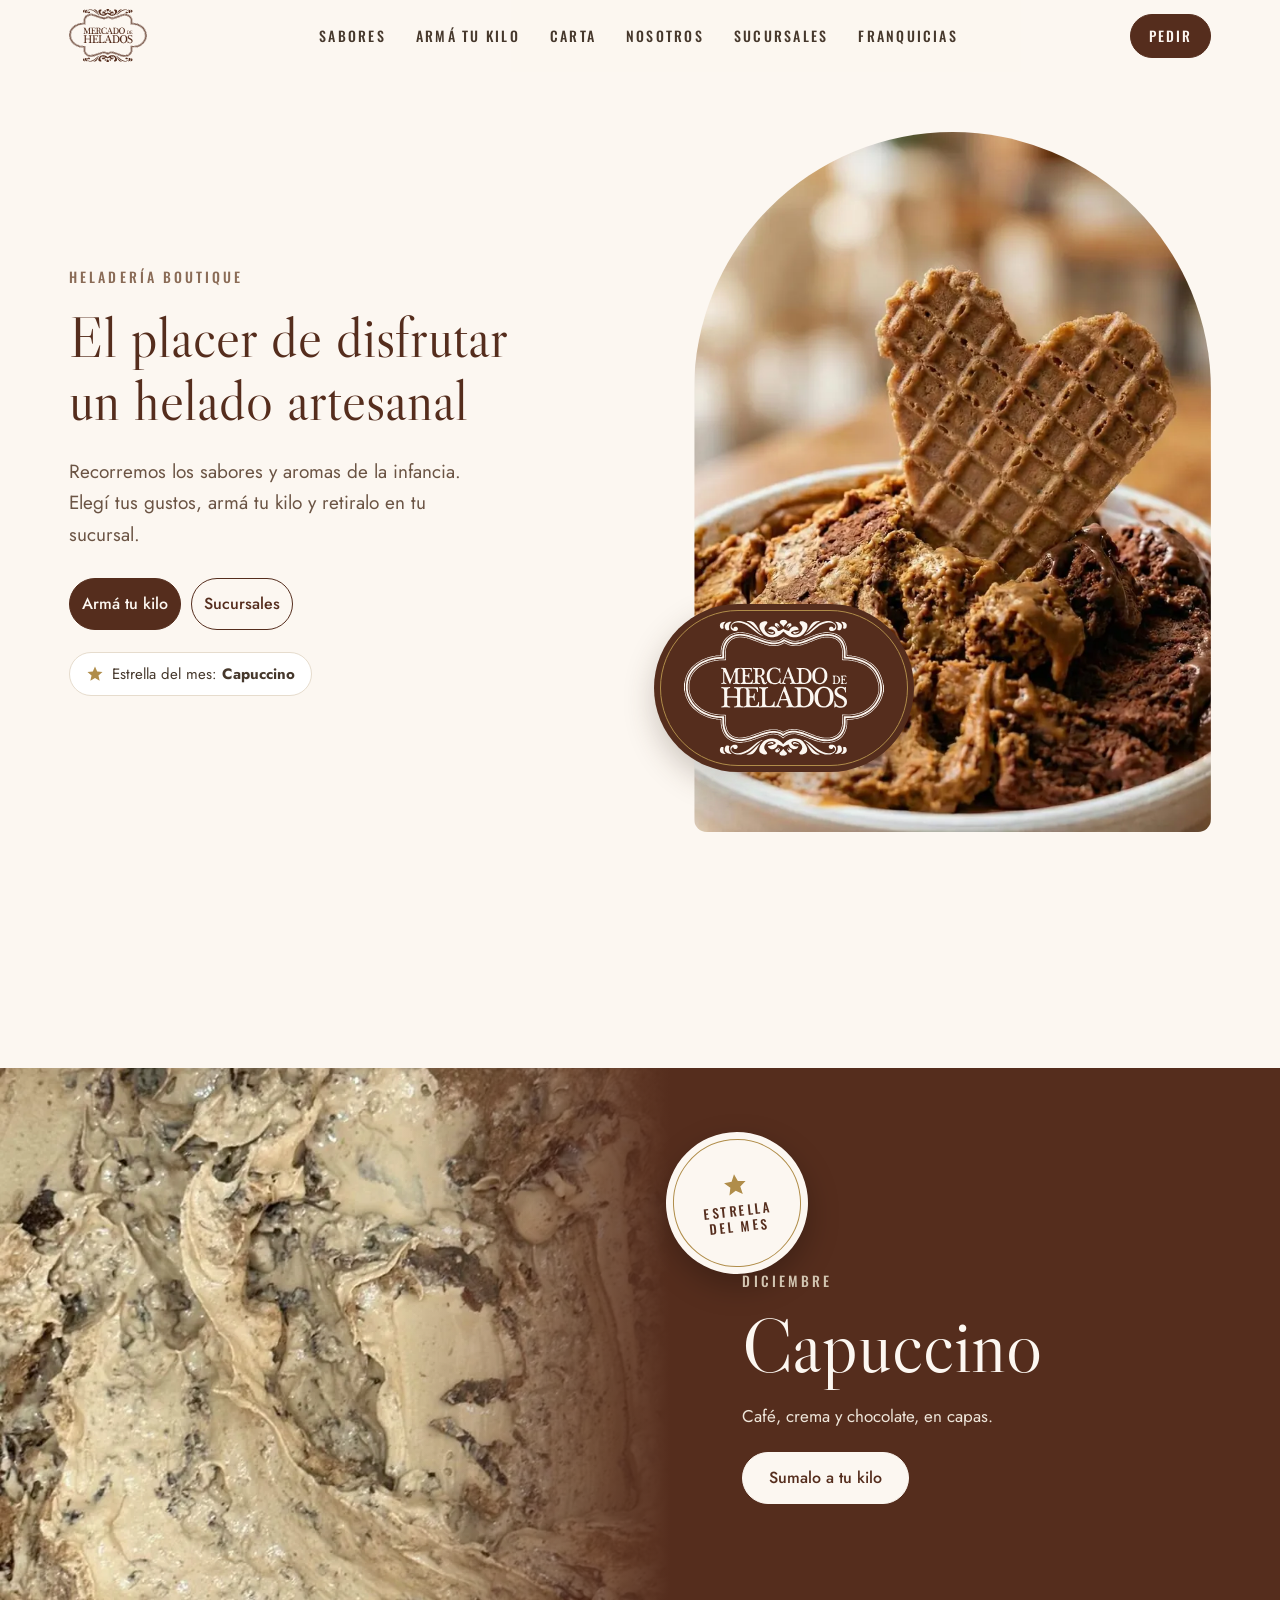
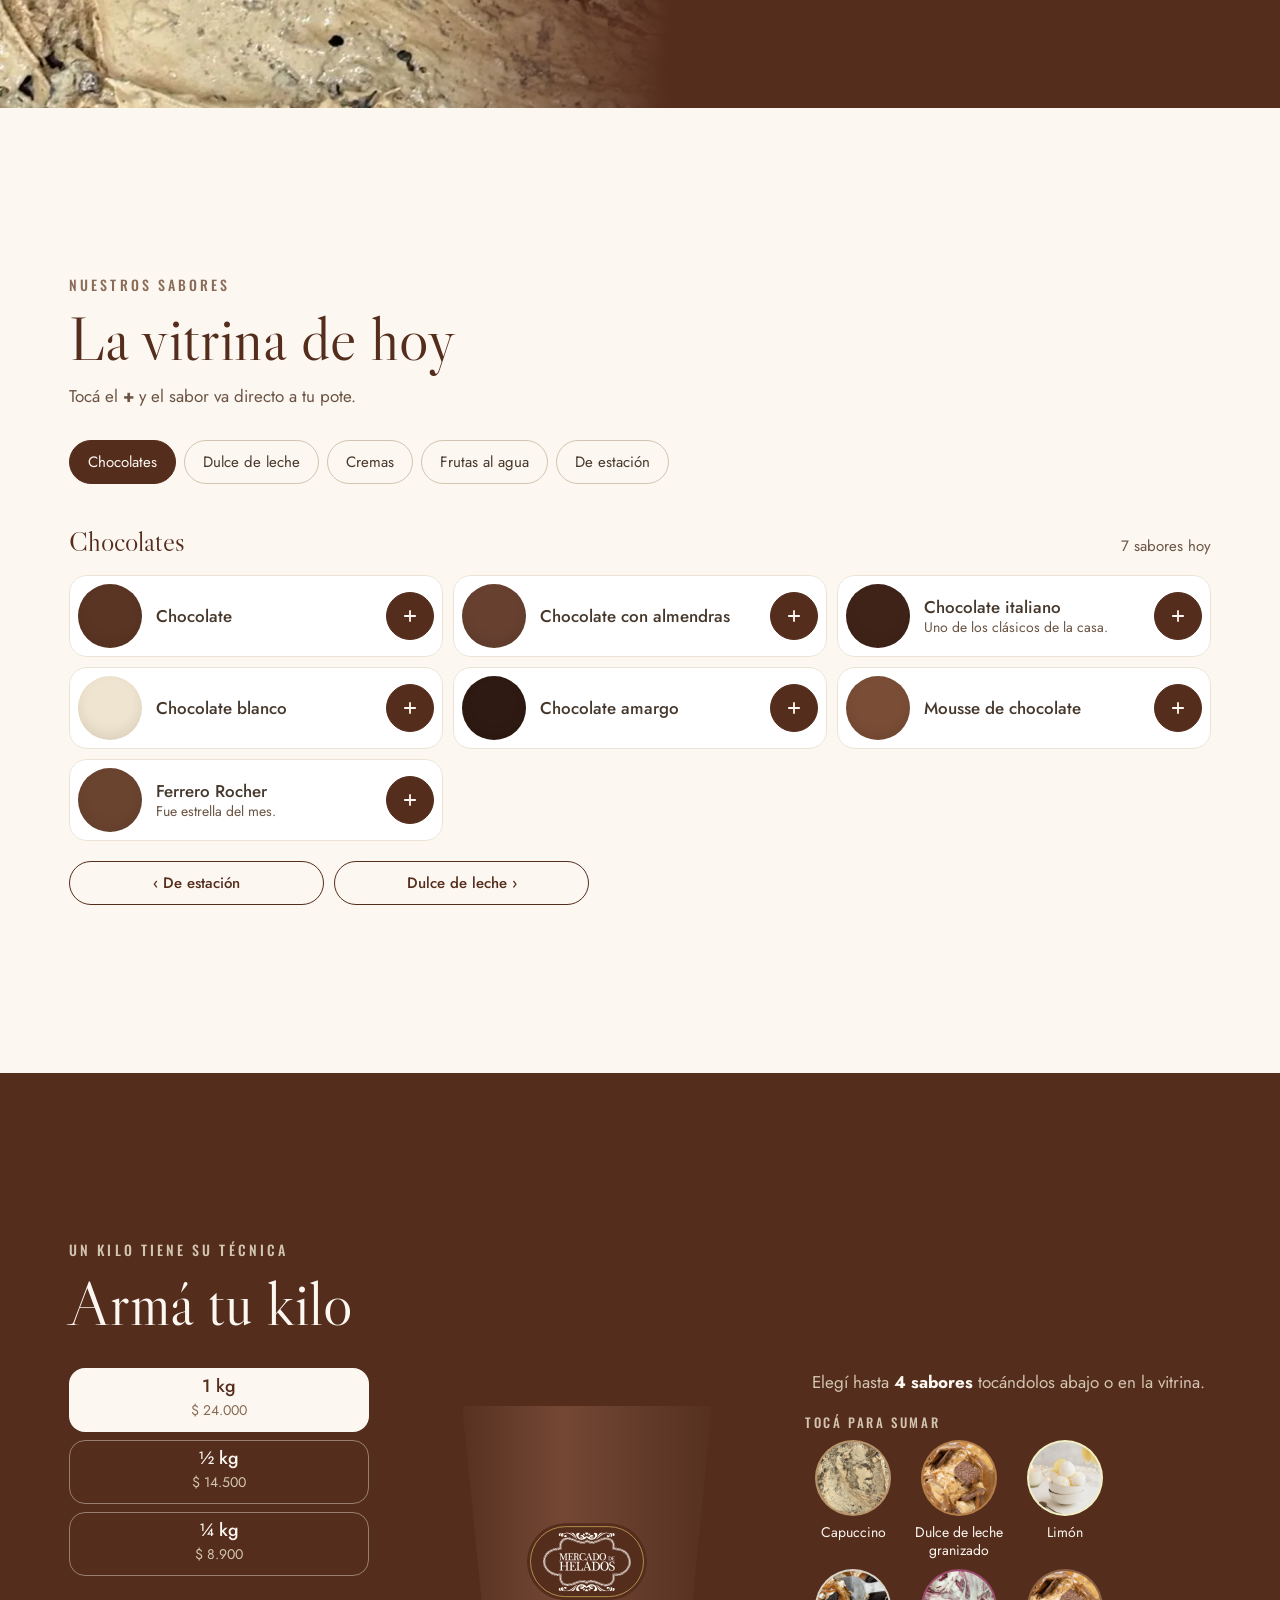
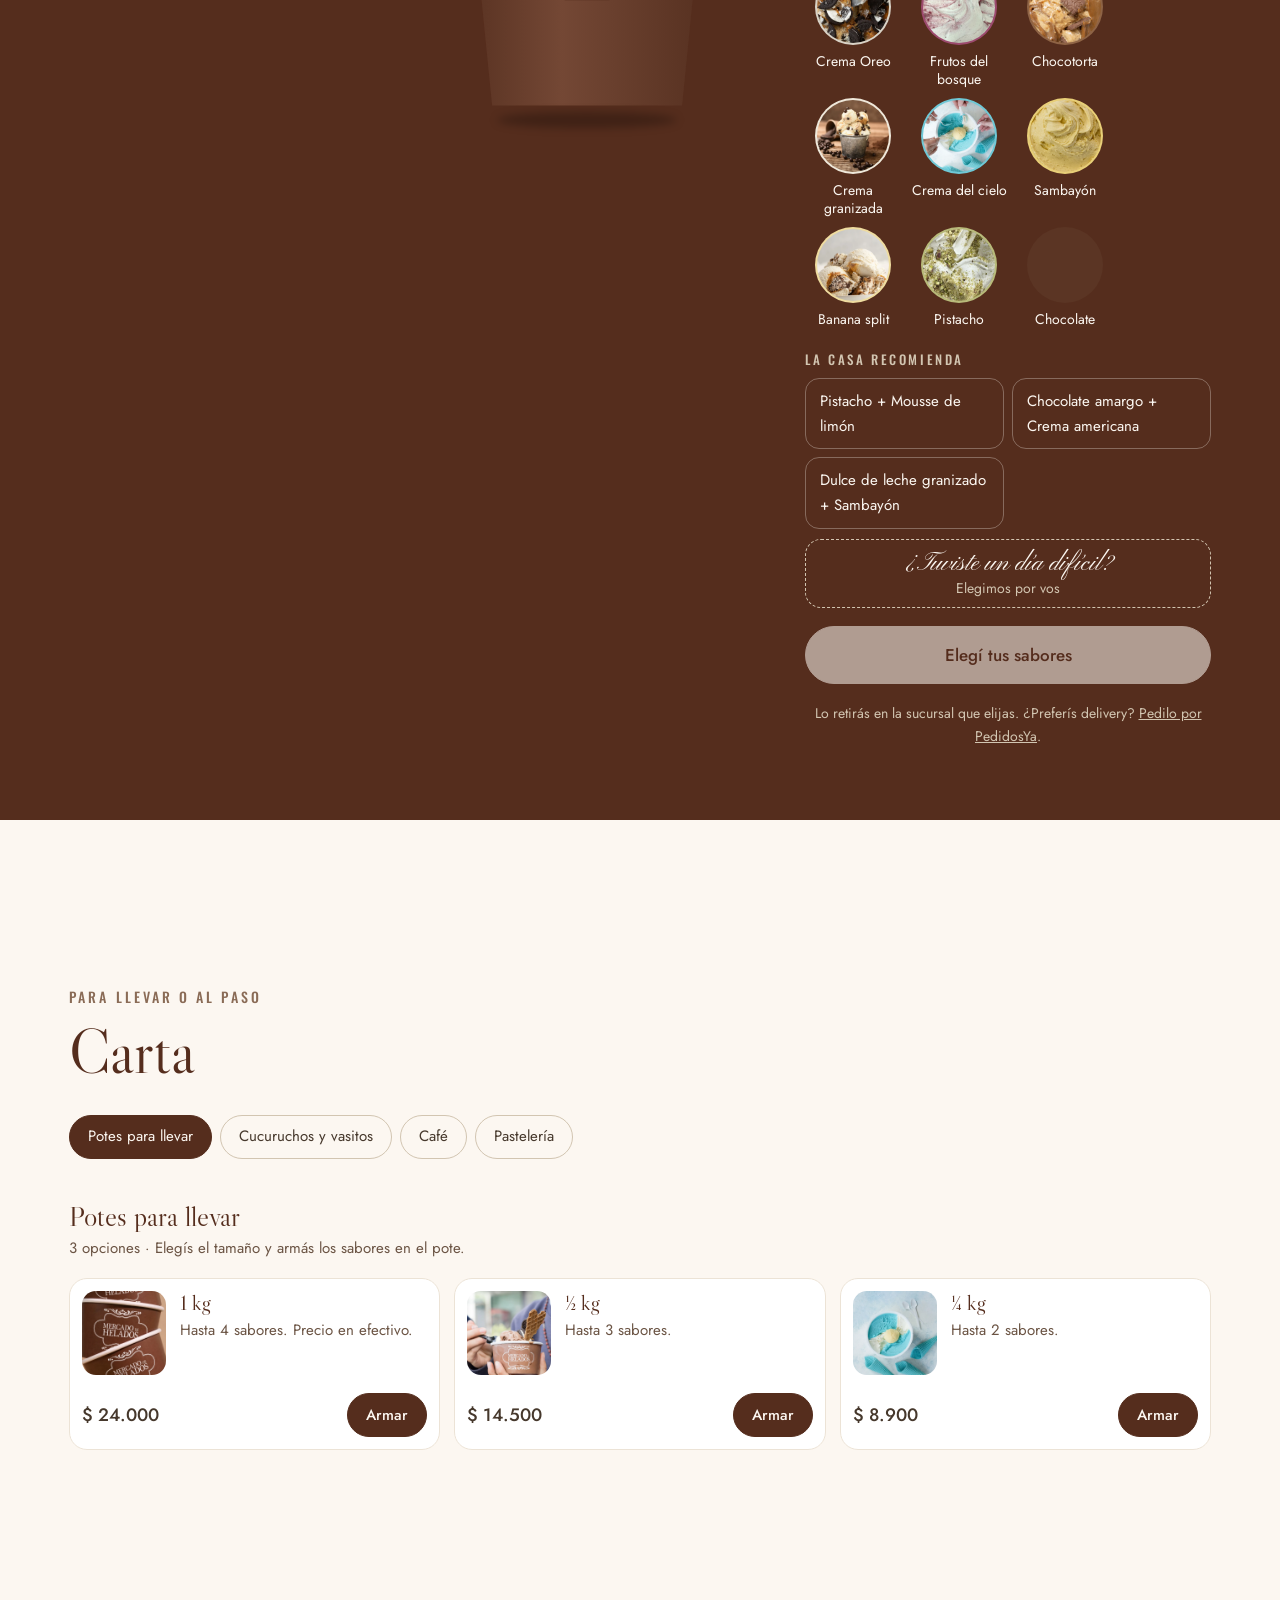
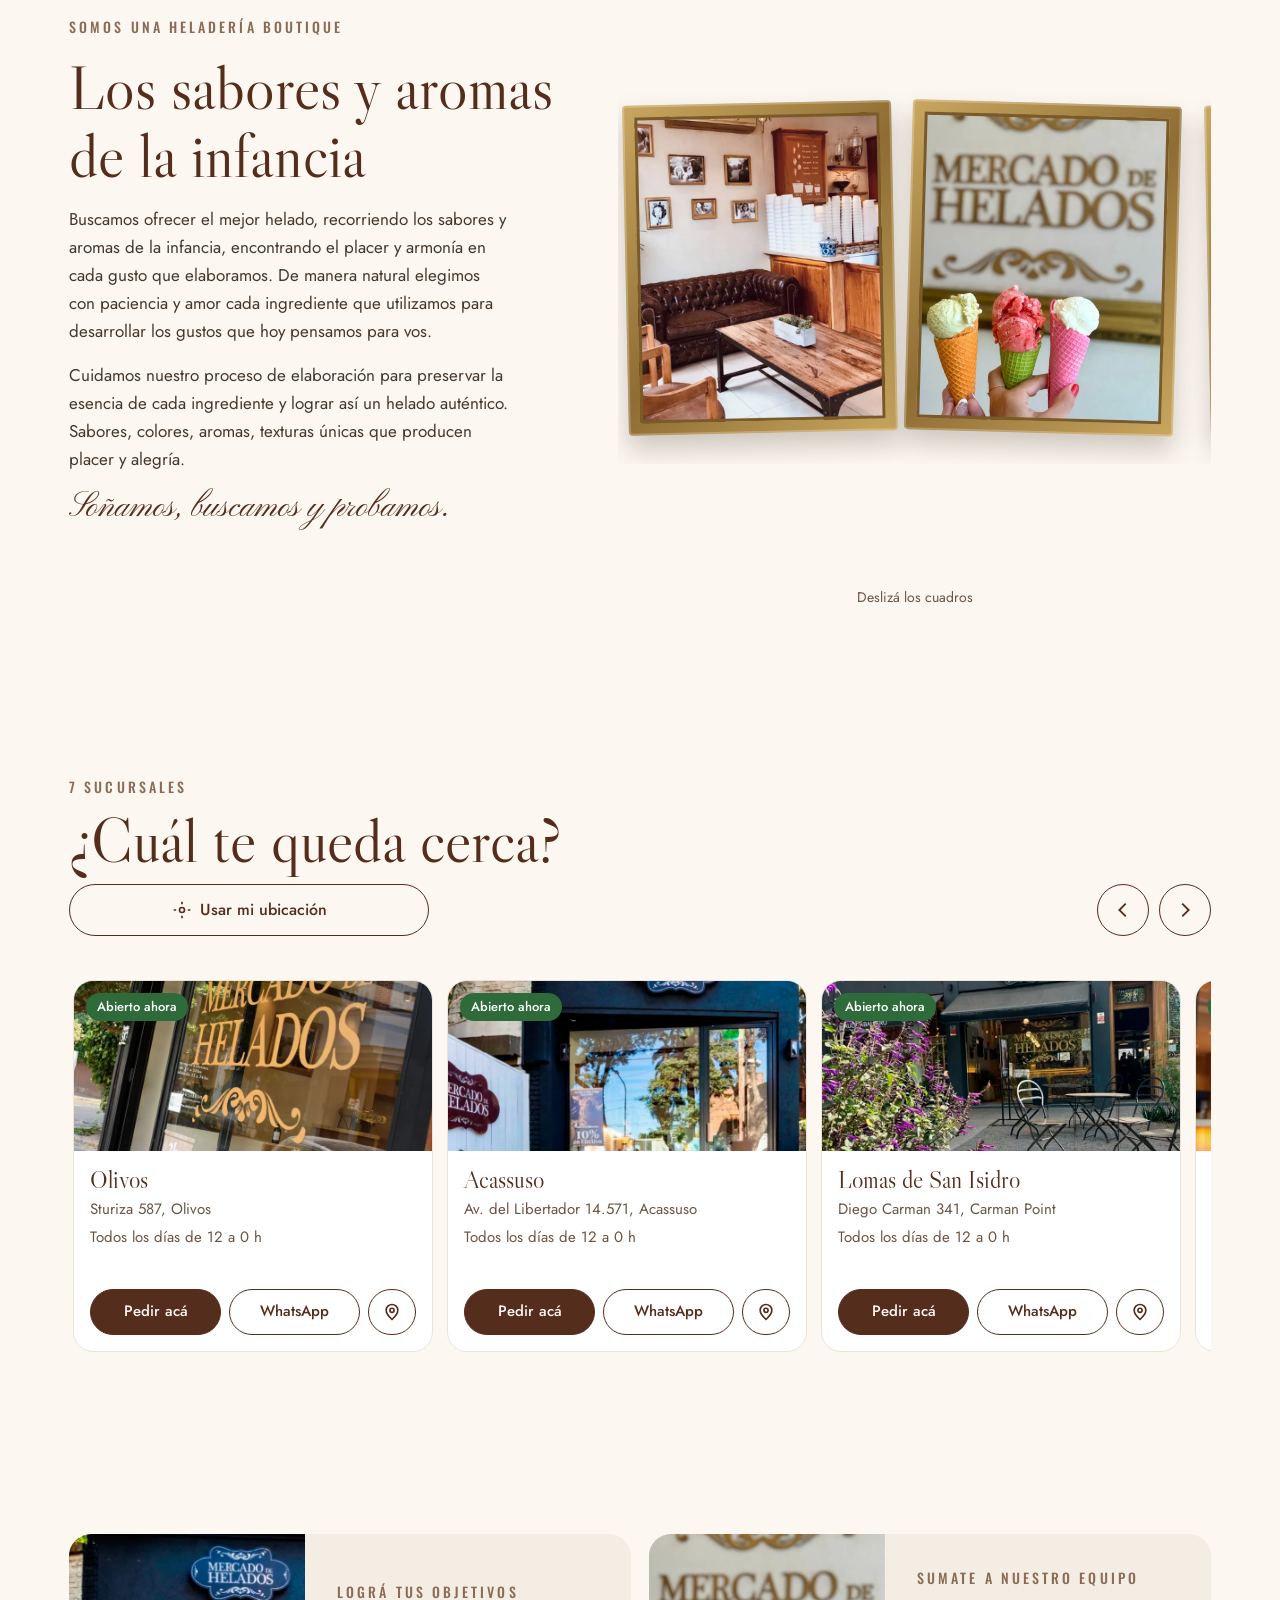
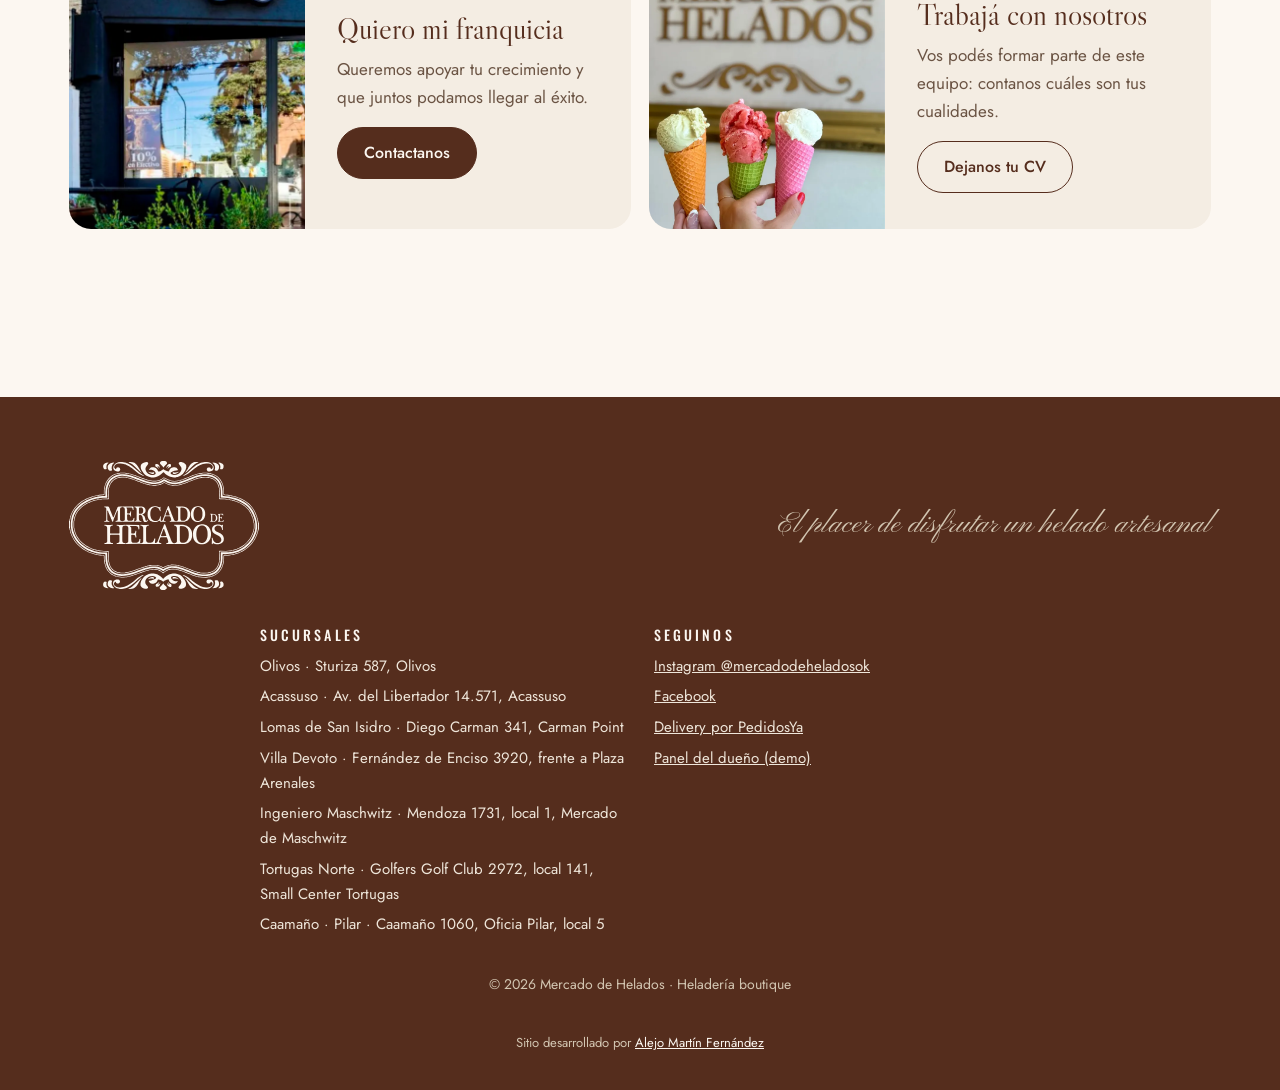
<file: index.html>
<!doctype html>
<html lang="es">
<head>
<meta charset="utf-8">
<meta name="viewport" content="width=device-width, initial-scale=1, viewport-fit=cover">
<title>Mercado de Helados · Heladería boutique</title>
<meta name="description" content="Helado artesanal en 7 sucursales de zona norte y Villa Devoto. Mirá los sabores de hoy, armá tu kilo y retiralo en tu sucursal.">
<meta name="theme-color" content="#552d1d">
<link rel="icon" href="img/favicon.png">
<meta property="og:type" content="website">
<meta property="og:title" content="Mercado de Helados · Heladería boutique">
<meta property="og:description" content="El placer de disfrutar un helado artesanal. Sabores de hoy, armá tu kilo y retiralo en tu sucursal.">
<meta property="og:url" content="https://mercado-de-helados.vercel.app/">
<meta property="og:image" content="https://mercado-de-helados.vercel.app/img/og.jpg">
<meta property="og:image:width" content="1200">
<meta property="og:image:height" content="630">
<meta name="twitter:card" content="summary_large_image">
<script>
  (function () {
    var d = document.documentElement;
    if (!matchMedia('(prefers-reduced-motion: reduce)').matches) d.classList.add('con-intro');
    d.classList.add('js');
    setTimeout(function () { if (!d.classList.contains('app-ok')) d.classList.add('sin-app', 'listo', 'intro-fin'); }, 5200);
  })();
</script>
<link rel="preconnect" href="https://fonts.googleapis.com">
<link rel="preconnect" href="https://fonts.gstatic.com" crossorigin>
<link rel="stylesheet" href="https://fonts.googleapis.com/css2?family=Libre+Caslon+Display&family=Oswald:wght@400;500&family=Jost:wght@400;500;600&family=Pinyon+Script&display=swap">
<link rel="preload" as="image" href="img/hero.webp" imagesrcset="img/hero.webp 800w, img/hero-xl.webp 1400w" imagesizes="(min-width: 1100px) 46vw, 100vw">
<link rel="stylesheet" href="kit/kit.css?v=18">
<link rel="stylesheet" href="css/style.css?v=1">
</head>
<body>

<div class="intro" id="intro" aria-hidden="true">
  <div class="intro__logo">
    <svg class="intro__base" viewBox="0 0 489 332"><use href="#logo"/></svg>
    <svg class="intro__fill" viewBox="0 0 489 332"><use href="#logo"/></svg>
  </div>
</div>

<svg width="0" height="0" style="position:absolute" aria-hidden="true">
  <defs><symbol id="logo" viewBox="0 0 489 332"><path fill-rule="evenodd" d="M242.33 315.50 L239.50 319.17 L233.83 324.67 L233.50 325.67 L233.67 327.67 L234.67 329.33 L235.50 330.17 L237.67 331.33 L237.83 331.83 L247.17 331.83 L247.83 331.00 L249.33 330.33 L250.50 329.33 L251.33 328.00 L251.83 326.00 L250.67 323.83 L245.00 318.33 L243.83 316.83 L243.50 315.83 L243.17 315.50Z M255.17 312.00 L255.00 312.67 L255.33 313.83 L257.50 316.67 L258.00 318.00 L257.67 318.50 L256.00 318.17 L254.50 317.00 L253.17 314.67 L252.50 314.50 L252.33 316.67 L253.67 320.17 L254.33 321.17 L256.50 323.17 L259.83 324.33 L262.00 324.17 L263.33 323.00 L263.67 322.17 L263.83 319.67 L263.33 318.00 L261.83 316.67 L258.67 315.00 L255.67 312.00Z M234.83 313.50 L234.33 313.50 L233.67 315.67 L231.83 317.50 L230.50 318.17 L229.50 318.17 L229.17 317.83 L229.17 317.17 L232.00 313.33 L232.17 312.17 L231.67 311.67 L230.33 313.33 L229.50 313.67 L228.33 314.83 L224.67 316.50 L223.83 317.33 L223.00 319.50 L223.00 321.00 L223.83 323.00 L225.00 323.67 L227.00 323.83 L229.67 323.17 L231.33 322.17 L233.67 319.33 L234.83 316.17Z M394.67 310.83 L393.33 310.33 L391.67 310.33 L389.83 310.83 L389.17 311.50 L388.83 312.33 L389.50 314.67 L389.50 318.33 L389.17 320.17 L387.33 324.17 L384.67 326.67 L384.67 327.50 L386.33 327.67 L389.50 327.17 L392.33 326.17 L395.00 324.50 L397.17 322.17 L398.00 319.33 L397.50 314.67 L396.33 312.50Z M91.33 310.67 L89.83 312.00 L88.67 313.67 L87.83 316.83 L87.83 319.83 L88.67 322.33 L90.50 324.33 L92.67 325.83 L96.33 327.17 L100.83 327.67 L101.17 327.33 L101.17 326.67 L98.33 324.00 L97.33 322.33 L96.67 320.33 L96.17 316.67 L96.33 314.50 L96.83 313.33 L96.83 311.83 L96.17 311.00 L95.00 310.50 L92.50 310.33Z M381.17 306.67 L377.83 306.67 L375.50 307.83 L375.00 308.50 L376.00 313.00 L376.00 315.50 L375.00 320.00 L373.33 323.33 L371.33 325.50 L369.83 326.50 L369.67 327.33 L370.00 327.67 L375.33 327.17 L379.00 326.00 L383.17 323.33 L384.33 322.17 L385.67 320.00 L386.17 318.00 L385.83 312.67 L384.17 309.17 L383.00 307.83Z M104.67 306.67 L103.00 307.67 L101.83 308.83 L100.33 311.50 L99.67 314.50 L99.67 318.33 L100.17 320.17 L101.50 322.17 L102.83 323.50 L106.83 326.00 L111.50 327.33 L113.83 327.67 L116.00 327.50 L116.17 326.83 L112.50 323.33 L110.50 319.17 L109.83 316.33 L109.83 312.50 L110.83 309.17 L110.67 308.33 L108.00 306.67Z M299.00 302.17 L299.17 303.00 L303.33 308.67 L304.00 310.33 L309.83 319.83 L313.67 324.33 L317.67 327.33 L322.83 329.00 L328.17 329.33 L330.67 329.17 L332.33 328.50 L332.00 328.00 L329.67 327.33 L326.83 326.00 L321.33 322.17 L316.00 317.50 L309.17 310.50 L302.83 304.67 L300.00 302.33Z M186.33 302.17 L185.83 302.00 L184.67 302.67 L175.83 310.67 L169.17 317.50 L162.17 323.50 L158.33 326.00 L155.00 327.50 L153.50 327.83 L152.83 328.50 L153.67 329.00 L156.67 329.33 L162.33 329.00 L167.00 327.50 L169.67 325.83 L173.33 322.33 L175.17 320.00 L177.83 316.00 L178.33 314.67 L179.17 313.67 L182.50 307.67 L186.17 302.83Z M266.50 300.50 L266.50 302.17 L267.50 303.17 L270.67 302.17 L273.33 302.17 L275.67 302.50 L280.00 303.67 L281.00 304.33 L281.83 304.33 L281.83 304.00 L280.17 302.17 L278.67 301.50 L278.00 300.83 L276.67 300.50 L275.00 299.50 L271.67 298.50 L268.50 298.50 L267.50 299.17Z M218.67 300.67 L218.17 299.67 L216.50 298.50 L213.50 298.50 L209.67 299.67 L209.17 300.17 L207.00 301.00 L204.83 302.33 L203.33 304.33 L209.50 302.50 L211.83 302.17 L214.33 302.17 L216.83 303.00 L217.67 303.00 L218.67 302.17Z M293.00 293.50 L293.50 294.50 L295.17 295.17 L302.67 300.50 L309.00 306.00 L316.50 313.17 L323.67 319.00 L330.00 323.17 L331.17 323.50 L331.67 324.00 L335.83 326.00 L339.50 327.33 L343.00 328.00 L344.67 328.67 L348.83 329.17 L354.33 329.17 L358.00 328.67 L362.17 327.33 L366.83 324.33 L370.33 320.17 L371.50 317.33 L371.83 315.50 L371.50 311.67 L370.33 309.50 L369.00 307.83 L367.17 306.50 L363.67 305.17 L361.33 304.83 L357.83 305.00 L355.50 306.33 L354.00 308.83 L353.83 310.83 L354.83 313.17 L355.67 314.17 L357.00 315.00 L359.50 315.50 L361.17 315.33 L363.33 314.17 L364.17 313.00 L364.50 311.33 L365.67 310.67 L368.17 312.67 L369.17 314.33 L369.33 317.33 L368.67 319.50 L366.83 321.50 L364.33 323.33 L362.33 324.33 L359.50 325.17 L356.17 325.67 L352.67 325.67 L344.50 324.33 L342.67 323.50 L340.83 323.17 L339.17 322.17 L337.67 321.83 L327.67 316.17 L317.83 308.83 L308.17 300.83 L304.00 298.00 L295.33 293.67 L293.67 293.33Z M192.17 293.33 L189.67 293.67 L188.83 294.33 L186.83 295.00 L180.67 298.33 L177.00 300.83 L165.17 310.50 L157.67 316.00 L150.50 320.33 L145.67 322.33 L144.33 323.17 L142.50 323.50 L140.00 324.50 L132.50 325.67 L129.17 325.67 L125.67 325.17 L122.83 324.33 L120.50 323.17 L117.00 320.17 L115.83 318.17 L115.67 315.50 L116.83 312.83 L118.67 311.17 L119.50 310.83 L120.33 311.00 L120.83 311.50 L120.83 312.33 L121.50 313.83 L122.67 314.83 L124.00 315.33 L127.33 315.33 L129.33 314.33 L131.00 312.00 L131.17 311.00 L131.00 308.33 L129.17 306.00 L127.17 305.00 L123.67 304.83 L121.50 305.17 L117.67 306.67 L115.50 308.50 L114.00 310.67 L113.33 313.33 L113.33 315.33 L114.17 319.17 L116.83 323.00 L119.83 325.50 L123.00 327.33 L126.67 328.50 L130.67 329.17 L136.33 329.17 L139.50 328.83 L145.67 327.33 L149.33 326.00 L153.17 324.17 L153.67 323.67 L155.17 323.17 L161.67 318.83 L168.17 313.50 L178.67 303.67 L187.67 296.67 L189.17 296.00 L190.50 294.83 L191.83 294.33Z M184.00 315.00 L184.00 319.83 L184.33 321.17 L185.50 323.33 L187.67 325.33 L191.00 327.33 L195.50 328.83 L200.00 329.00 L201.50 328.50 L202.83 327.17 L203.33 326.17 L203.33 325.17 L202.17 322.67 L198.67 318.33 L196.83 315.00 L196.33 313.00 L196.33 309.67 L196.83 307.50 L198.33 304.50 L199.67 302.67 L202.67 299.67 L205.50 297.83 L209.67 296.33 L216.17 296.00 L218.17 296.33 L221.83 297.83 L224.00 299.67 L224.33 301.17 L222.50 303.33 L218.33 305.33 L211.33 307.33 L206.17 308.00 L205.67 308.33 L205.50 309.67 L207.00 312.17 L209.50 314.50 L211.50 315.33 L213.50 315.83 L216.83 315.83 L219.17 315.33 L222.00 314.17 L224.33 312.50 L226.33 310.33 L227.67 307.83 L228.33 305.50 L229.33 304.83 L231.17 304.83 L235.50 306.33 L236.67 307.17 L238.33 307.67 L241.17 309.50 L241.67 310.17 L243.00 310.50 L244.50 309.17 L249.67 306.33 L253.33 305.00 L255.67 304.67 L256.67 305.50 L258.17 309.33 L259.50 311.17 L261.00 312.67 L263.67 314.50 L268.33 315.83 L272.50 315.67 L275.33 314.67 L277.33 313.17 L279.33 310.50 L279.50 309.67 L279.17 308.83 L278.00 308.83 L276.67 309.33 L273.50 309.33 L270.83 308.67 L268.50 307.50 L266.50 306.17 L263.67 303.17 L262.50 300.00 L263.17 298.50 L264.17 297.50 L266.50 296.50 L268.83 296.00 L272.67 296.00 L275.50 296.33 L279.00 297.50 L282.00 299.33 L286.33 303.83 L288.00 307.00 L289.00 310.33 L289.00 312.17 L288.17 315.33 L286.50 318.33 L282.67 323.17 L282.00 324.83 L282.00 326.50 L283.67 328.50 L285.17 329.00 L289.67 328.83 L294.17 327.33 L296.33 326.17 L298.33 324.67 L300.33 322.33 L301.17 319.00 L301.00 314.67 L300.33 311.67 L299.50 310.17 L299.17 308.67 L294.83 301.67 L290.33 296.67 L286.17 293.67 L282.33 291.83 L279.00 290.67 L273.50 289.67 L270.83 289.50 L267.33 289.67 L261.67 290.67 L256.83 292.33 L255.50 293.33 L254.00 293.83 L249.83 296.67 L249.17 297.50 L246.50 299.50 L243.00 303.17 L242.00 303.00 L238.83 299.67 L235.17 296.50 L231.17 293.83 L229.67 293.33 L228.33 292.33 L224.17 290.83 L218.00 289.67 L215.17 289.50 L211.50 289.67 L205.50 290.83 L198.67 293.83 L194.83 296.67 L192.67 298.83 L189.83 302.33 L187.17 306.50 L185.50 309.83Z M395.67 164.00 L395.00 164.00 L393.17 165.17 L391.83 165.17 L389.33 164.00 L386.67 163.50 L381.33 163.50 L377.83 164.00 L374.00 165.50 L373.17 166.33 L372.33 166.67 L369.50 169.83 L368.33 173.17 L368.17 177.33 L368.50 179.50 L369.67 182.50 L370.83 184.17 L374.67 187.50 L384.67 192.50 L388.33 195.17 L390.50 197.67 L391.83 200.67 L392.00 203.67 L391.50 206.17 L390.33 208.00 L388.83 209.50 L386.83 210.67 L385.17 211.17 L379.50 211.17 L377.50 210.50 L375.67 209.33 L373.33 207.17 L372.00 205.33 L370.50 202.33 L370.17 200.00 L369.17 197.83 L368.33 197.50 L367.50 198.50 L367.83 202.83 L367.50 213.33 L367.83 213.83 L368.67 214.00 L370.83 211.83 L371.67 211.50 L375.50 213.33 L380.00 214.33 L384.33 214.33 L390.00 213.17 L390.50 212.67 L392.33 212.00 L394.33 210.50 L397.00 207.33 L398.33 203.67 L398.50 198.67 L397.50 194.67 L395.83 191.83 L394.17 189.83 L390.33 186.83 L382.17 182.50 L380.50 182.00 L378.17 180.50 L375.83 178.17 L375.17 177.17 L374.67 175.50 L374.67 172.50 L375.00 171.33 L377.17 168.33 L380.33 166.67 L382.83 166.33 L386.17 166.50 L388.00 166.83 L391.00 168.83 L392.17 170.33 L393.17 172.50 L394.00 176.17 L395.00 177.50 L396.00 177.33 L396.33 176.17 L395.83 172.33 L395.83 167.17 L396.17 166.17 L396.17 164.50Z M340.67 162.83 L334.67 164.00 L330.83 165.67 L326.67 168.67 L324.00 171.67 L321.00 176.83 L319.50 181.67 L319.17 185.17 L319.33 194.33 L319.67 196.67 L321.00 201.33 L323.67 206.00 L326.67 209.17 L330.67 211.83 L334.67 213.33 L339.33 214.00 L344.67 214.00 L349.00 213.33 L353.33 211.50 L356.83 209.17 L360.17 205.83 L362.83 201.50 L364.50 197.17 L365.50 190.83 L365.50 185.50 L364.67 180.00 L363.17 175.67 L360.00 170.67 L357.33 168.00 L354.00 165.67 L350.17 164.00 L345.67 163.00Z M340.33 166.00 L344.17 166.00 L347.17 166.67 L349.83 168.33 L352.17 170.67 L353.50 172.67 L355.17 176.67 L356.17 180.17 L356.67 185.33 L356.67 191.50 L356.17 196.17 L354.67 201.00 L353.17 204.17 L350.83 207.17 L348.50 209.33 L346.00 210.67 L343.50 211.17 L341.33 211.17 L337.67 210.50 L335.00 209.00 L331.83 205.83 L329.33 201.00 L327.83 193.17 L327.67 187.67 L328.00 183.00 L329.33 177.00 L330.33 175.17 L330.67 173.83 L332.33 171.17 L334.83 168.50 L337.67 166.67Z M317.00 187.00 L316.17 182.00 L314.50 177.83 L313.17 175.50 L311.00 172.67 L309.00 170.67 L306.17 168.50 L303.33 166.83 L298.83 165.17 L293.67 164.17 L270.83 164.17 L270.17 165.17 L270.50 166.17 L273.67 166.83 L275.83 168.33 L276.67 169.50 L277.67 172.50 L277.83 206.33 L277.33 208.17 L275.33 210.50 L272.00 211.50 L269.83 211.50 L267.67 210.83 L265.17 208.67 L263.67 206.00 L263.33 204.50 L262.33 202.67 L260.33 196.67 L259.50 195.33 L259.17 193.67 L258.33 192.33 L257.67 189.83 L256.83 188.33 L256.17 185.83 L255.50 184.83 L255.00 182.83 L253.83 180.33 L253.17 177.83 L252.50 176.83 L252.00 174.83 L250.83 172.33 L250.50 170.67 L249.50 168.83 L249.33 167.67 L247.83 163.83 L247.00 162.67 L245.67 162.50 L245.17 162.83 L244.17 164.67 L242.00 171.00 L239.50 176.83 L239.33 178.17 L238.33 180.00 L237.83 182.00 L236.83 183.83 L236.33 186.00 L235.67 187.00 L235.17 189.00 L232.67 195.00 L232.17 197.00 L231.67 197.67 L230.67 201.00 L229.67 202.83 L229.17 204.83 L228.00 207.33 L226.83 209.00 L225.17 210.50 L223.17 211.33 L222.00 211.17 L221.33 210.50 L221.17 209.00 L222.17 200.17 L221.50 199.50 L220.17 199.50 L219.50 200.33 L217.83 205.50 L216.50 207.50 L214.83 209.00 L210.17 210.50 L204.83 210.33 L202.00 209.50 L200.50 208.50 L199.33 207.00 L198.50 204.33 L198.33 173.50 L198.67 171.00 L199.67 168.50 L202.17 166.83 L205.33 166.33 L205.83 165.33 L205.67 164.67 L204.50 164.00 L198.83 164.50 L190.67 164.50 L184.83 164.00 L183.83 164.67 L183.83 166.00 L184.83 166.67 L187.17 166.83 L188.83 167.83 L189.67 168.67 L190.67 170.50 L191.00 172.33 L191.00 206.83 L190.67 208.50 L189.50 210.00 L188.33 210.83 L185.33 211.50 L183.67 211.50 L183.00 210.33 L183.83 201.33 L183.33 200.67 L182.00 200.67 L181.17 201.67 L181.00 203.67 L180.17 206.00 L179.50 207.17 L177.33 209.00 L174.33 210.17 L172.33 210.50 L166.67 210.50 L164.50 210.17 L162.67 209.50 L161.17 208.00 L160.83 207.17 L160.17 202.00 L160.17 191.33 L160.50 190.50 L161.67 189.67 L164.83 189.67 L168.00 190.33 L169.17 191.00 L170.33 192.67 L171.00 196.33 L171.67 197.00 L172.83 196.83 L173.33 196.17 L173.33 194.50 L172.67 190.17 L172.67 186.33 L173.33 180.33 L172.50 179.50 L171.67 179.50 L171.17 179.83 L170.83 180.50 L170.67 182.83 L170.00 184.33 L169.17 185.33 L167.33 186.33 L164.50 186.67 L161.17 186.50 L160.17 185.17 L160.17 171.83 L159.33 170.50 L157.67 169.17 L157.33 167.67 L157.67 167.33 L171.33 167.33 L175.00 167.83 L176.00 168.33 L177.67 170.50 L178.33 172.50 L178.67 175.17 L179.50 176.00 L180.33 176.17 L181.00 175.33 L181.00 166.17 L180.33 164.50 L145.83 164.17 L144.50 164.50 L143.33 164.00 L137.50 164.50 L129.50 164.50 L123.50 164.00 L122.50 164.83 L122.67 166.17 L123.50 166.67 L125.83 166.83 L127.17 167.50 L128.50 168.67 L129.50 170.50 L129.83 174.00 L129.83 185.17 L129.50 186.00 L128.33 186.67 L107.50 186.67 L106.50 186.33 L105.67 185.33 L105.83 171.00 L106.83 168.67 L107.67 167.83 L109.50 166.83 L112.50 166.33 L113.00 165.67 L113.00 164.83 L111.83 164.00 L106.00 164.50 L98.00 164.50 L92.17 164.00 L91.00 164.83 L91.17 166.00 L92.17 166.67 L94.33 166.83 L96.33 168.00 L97.17 169.00 L98.17 171.50 L98.33 206.50 L98.00 208.17 L96.17 210.50 L94.17 211.17 L92.00 211.33 L91.00 212.17 L90.83 213.00 L91.83 213.83 L98.17 213.33 L105.83 213.33 L109.50 213.83 L112.17 213.83 L113.17 213.33 L113.33 212.50 L112.17 211.33 L110.00 211.17 L107.67 210.33 L106.50 209.00 L105.67 206.33 L105.67 191.33 L106.33 190.33 L107.33 189.83 L108.67 189.67 L128.17 189.83 L129.50 190.83 L129.83 191.67 L129.83 205.33 L129.50 208.33 L127.33 210.67 L123.00 211.50 L122.50 212.17 L122.50 213.33 L123.17 213.83 L129.67 213.33 L137.33 213.33 L141.17 213.83 L143.50 213.83 L145.17 213.33 L146.83 213.83 L148.33 213.83 L149.83 213.50 L182.00 213.17 L183.00 213.17 L184.17 213.83 L192.67 213.33 L220.50 213.33 L222.17 213.83 L226.33 213.33 L232.00 213.33 L234.67 213.83 L236.50 213.83 L237.50 213.33 L237.67 212.50 L237.33 211.83 L232.83 210.50 L231.33 208.50 L231.33 207.17 L232.00 205.83 L232.50 203.67 L233.33 202.33 L234.33 198.83 L235.17 197.17 L236.67 196.17 L250.00 196.17 L251.17 196.50 L252.33 197.67 L252.50 198.83 L253.50 200.67 L253.83 202.33 L254.83 204.67 L255.50 208.50 L254.50 210.33 L253.17 211.00 L250.67 211.50 L250.17 212.00 L250.17 213.33 L251.17 213.83 L257.17 213.33 L265.00 213.33 L268.17 213.83 L273.17 213.83 L276.50 213.33 L285.17 213.33 L293.50 213.83 L299.17 213.33 L301.83 212.33 L303.17 212.17 L307.17 210.17 L310.00 208.00 L313.00 204.67 L314.67 201.83 L315.33 199.67 L316.17 198.17 L317.00 192.67Z M243.50 175.00 L244.50 175.17 L245.00 175.83 L245.50 178.33 L246.33 179.83 L246.83 182.17 L247.67 183.67 L249.67 190.00 L250.50 191.50 L250.33 192.67 L249.50 193.33 L238.67 193.50 L237.50 193.33 L236.67 192.00 L237.83 189.33 L238.17 187.67 L239.17 185.83 L241.17 179.67 L242.00 178.33 L242.50 176.00Z M287.50 167.50 L295.17 168.17 L299.00 169.50 L301.17 170.83 L302.83 172.17 L305.00 174.67 L306.33 177.00 L306.50 178.17 L307.50 180.50 L308.17 185.50 L308.33 191.33 L307.67 197.33 L306.33 201.50 L304.50 204.83 L302.00 207.67 L299.67 209.33 L296.50 210.50 L293.17 210.67 L290.00 210.50 L287.33 209.33 L286.67 208.67 L285.33 205.33 L285.17 169.50 L285.33 168.83 L286.00 168.17Z M144.83 166.00 L147.00 166.67 L148.33 166.67 L150.33 167.67 L151.33 168.67 L152.33 170.50 L152.67 173.17 L152.50 207.50 L151.67 209.00 L150.33 210.33 L145.00 212.17 L143.00 211.17 L141.67 211.17 L139.50 210.50 L138.17 209.17 L137.33 206.50 L137.17 203.50 L137.17 175.50 L137.50 171.17 L138.33 168.67 L139.67 167.50 L141.00 166.83 L143.33 166.67Z M383.17 136.17 L383.33 137.00 L384.50 138.00 L385.33 139.67 L385.33 153.00 L384.67 154.50 L383.00 156.00 L383.67 156.50 L395.00 156.50 L397.17 156.17 L397.83 154.83 L398.00 152.50 L397.67 152.00 L397.17 152.00 L395.33 154.33 L393.67 155.00 L390.50 155.00 L389.17 154.17 L388.33 152.33 L388.33 147.67 L389.00 146.83 L390.00 146.50 L391.00 146.67 L392.00 147.50 L392.67 148.67 L393.33 148.67 L393.67 148.17 L393.33 143.33 L392.50 143.33 L392.00 144.33 L391.00 145.17 L390.00 145.33 L388.83 144.83 L388.50 144.33 L388.33 138.67 L388.67 138.00 L389.67 137.33 L393.33 137.50 L394.67 138.17 L396.33 140.00 L396.67 140.00 L397.00 139.50 L397.00 137.50 L396.67 136.83 L395.33 136.00Z M363.83 136.00 L363.50 136.67 L365.33 138.67 L365.67 139.67 L365.83 152.17 L365.33 154.00 L363.50 155.67 L363.50 156.33 L373.67 156.50 L375.17 156.17 L378.17 154.67 L380.33 152.33 L381.67 149.00 L381.67 144.33 L381.17 142.67 L379.67 140.00 L376.33 137.17 L373.33 136.17Z M369.83 137.67 L372.67 137.83 L375.00 138.67 L377.00 140.67 L378.00 143.50 L378.17 147.50 L377.50 151.33 L376.00 153.50 L373.83 154.83 L372.50 155.17 L370.67 155.00 L369.83 154.50 L369.00 153.50 L368.67 152.33 L368.67 139.00 L368.83 138.50Z M90.67 117.50 L90.67 118.33 L91.50 119.17 L93.67 119.50 L94.67 120.00 L95.50 121.00 L96.00 122.83 L95.83 151.50 L95.50 152.67 L94.83 153.50 L93.33 154.33 L91.67 154.50 L90.67 155.33 L90.67 156.17 L91.67 156.67 L96.00 156.17 L103.17 156.67 L103.83 156.17 L103.83 155.33 L103.33 154.67 L101.67 154.33 L99.83 153.50 L98.50 151.00 L98.33 128.33 L99.00 127.33 L99.83 127.83 L101.17 130.67 L101.50 132.33 L102.33 133.67 L103.00 136.00 L104.00 137.67 L104.33 139.17 L105.33 140.83 L105.67 142.33 L106.50 143.67 L108.50 149.17 L109.50 150.83 L109.83 152.33 L111.67 156.17 L112.83 156.17 L113.67 155.00 L115.50 148.67 L118.00 143.17 L121.50 133.83 L122.50 132.00 L122.83 130.50 L124.50 127.33 L125.33 127.83 L125.67 129.00 L125.33 151.83 L124.50 153.17 L123.33 154.00 L120.33 154.67 L119.67 155.50 L119.83 156.33 L120.33 156.67 L127.17 156.17 L132.83 156.33 L134.50 156.67 L136.17 156.67 L137.33 156.17 L139.17 156.67 L141.67 156.33 L166.17 156.33 L167.33 155.67 L168.17 155.67 L169.67 156.67 L175.67 156.17 L185.83 156.67 L186.50 156.17 L186.33 155.00 L185.50 154.50 L183.67 154.33 L181.83 153.50 L180.67 152.00 L180.00 149.83 L179.83 140.67 L180.33 139.50 L181.83 138.33 L184.33 138.50 L186.17 139.50 L188.00 141.67 L189.33 144.83 L189.83 148.17 L190.67 150.33 L191.50 154.00 L193.00 156.17 L195.50 157.17 L198.17 157.17 L200.33 156.33 L201.67 155.17 L203.00 152.50 L202.83 151.50 L201.50 151.33 L200.50 153.00 L199.67 153.67 L198.67 153.83 L197.50 153.00 L196.67 151.50 L196.33 148.83 L194.83 143.67 L193.50 141.67 L189.00 137.67 L189.67 136.67 L191.17 136.33 L193.33 135.17 L195.17 133.50 L196.50 131.33 L197.00 128.83 L197.00 125.67 L196.17 122.67 L193.67 119.67 L192.17 118.67 L190.00 117.83 L186.67 117.17 L171.83 117.33 L169.17 117.00 L168.50 117.33 L168.50 118.33 L169.17 119.17 L172.00 119.83 L173.50 121.67 L174.00 123.67 L174.17 126.67 L174.00 151.50 L173.50 152.67 L172.33 153.83 L170.33 154.33 L168.67 155.17 L168.00 154.67 L167.67 153.00 L168.33 148.50 L168.33 147.00 L167.67 146.17 L166.50 146.67 L166.00 147.67 L165.50 150.17 L164.50 151.67 L163.50 152.50 L161.17 153.67 L152.67 153.67 L151.83 153.33 L150.33 151.83 L149.67 150.00 L149.50 138.67 L150.33 137.67 L152.17 137.33 L156.17 138.17 L157.67 140.00 L158.33 143.00 L158.83 143.33 L159.50 143.17 L159.83 142.50 L159.50 134.50 L160.00 130.50 L159.67 129.67 L158.50 129.50 L158.00 130.17 L157.83 131.83 L157.17 133.33 L156.33 134.17 L154.83 134.83 L151.17 135.17 L150.00 134.67 L149.50 133.50 L149.67 123.50 L147.50 120.33 L148.33 119.67 L158.67 119.67 L161.17 120.00 L162.00 120.50 L163.50 122.33 L164.33 126.00 L164.67 126.33 L165.50 126.33 L166.17 125.67 L165.83 121.83 L166.00 119.00 L165.33 117.67 L164.83 117.33 L142.00 117.33 L138.83 117.00 L137.83 117.50 L136.50 117.17 L132.50 117.17 L126.00 117.83 L124.33 120.33 L124.00 121.83 L121.33 127.83 L119.50 133.17 L118.67 134.50 L116.67 140.17 L115.83 141.50 L115.17 144.00 L114.33 144.83 L113.83 144.83 L113.00 144.17 L112.33 141.67 L111.33 139.83 L107.83 130.50 L105.50 125.50 L105.17 123.83 L102.67 118.50 L102.00 117.83 L100.33 117.33 L91.50 117.00Z M181.67 119.67 L184.33 119.50 L187.33 120.00 L189.50 121.50 L190.50 123.50 L191.00 126.33 L190.67 131.33 L189.33 134.00 L187.67 135.33 L185.83 135.83 L182.33 136.00 L180.83 135.50 L180.00 134.33 L180.00 121.67 L180.33 120.83Z M137.33 118.17 L139.33 119.33 L140.83 119.50 L141.83 120.00 L142.50 120.67 L143.67 123.67 L143.67 151.00 L143.00 152.33 L141.83 153.67 L138.83 154.67 L137.83 155.33 L132.83 153.67 L131.33 151.33 L131.33 122.67 L132.67 120.17 L133.50 119.67 L135.83 119.33Z M330.50 116.17 L326.67 116.83 L322.67 118.50 L320.67 119.83 L317.00 123.83 L315.33 126.83 L314.00 131.17 L313.67 133.67 L313.67 139.67 L314.50 144.50 L315.33 147.00 L316.67 149.50 L318.67 152.00 L322.83 155.00 L325.83 156.17 L330.00 156.83 L333.67 156.83 L337.83 156.00 L342.33 153.83 L345.83 150.67 L347.17 148.83 L349.00 145.33 L349.33 143.50 L350.17 141.50 L350.50 137.50 L350.33 132.33 L350.00 130.33 L348.83 126.83 L347.50 124.33 L345.50 121.67 L342.17 118.83 L337.67 116.83 L333.67 116.17Z M330.50 118.50 L333.50 118.50 L336.17 119.33 L339.33 121.67 L340.50 123.17 L342.00 126.17 L343.17 130.67 L343.50 133.50 L343.33 141.33 L342.00 146.17 L340.50 149.17 L337.83 152.33 L335.83 153.67 L333.67 154.33 L330.33 154.33 L327.83 153.67 L325.67 152.33 L324.33 151.00 L322.33 148.00 L321.33 145.00 L320.50 139.33 L320.50 134.00 L320.83 131.17 L322.33 125.83 L323.33 124.33 L323.50 123.50 L325.50 121.17 L327.33 119.67Z M202.50 132.50 L202.33 139.17 L202.67 142.83 L204.00 147.17 L205.67 150.17 L209.00 153.50 L211.50 155.00 L213.00 155.33 L214.67 156.17 L219.33 156.83 L224.00 156.83 L227.17 156.33 L231.83 154.00 L233.17 154.00 L235.17 156.17 L236.33 156.67 L241.17 156.17 L245.17 156.33 L246.50 156.67 L248.33 156.50 L248.83 155.83 L248.67 155.17 L248.17 154.67 L245.83 154.17 L245.00 153.67 L244.00 152.33 L244.00 151.00 L245.00 149.00 L246.83 143.67 L247.83 142.67 L248.67 142.50 L258.83 142.50 L259.67 142.83 L260.50 143.67 L262.17 147.67 L262.33 149.00 L263.17 151.17 L263.17 152.33 L262.17 153.83 L261.17 154.33 L260.33 154.33 L259.17 155.17 L259.00 156.00 L259.83 156.67 L266.33 156.17 L272.00 156.33 L273.33 156.67 L277.17 156.67 L281.67 156.17 L289.17 156.50 L295.50 156.50 L298.17 156.17 L299.83 155.33 L302.33 154.67 L305.17 153.00 L307.50 150.83 L310.17 147.00 L311.17 144.33 L311.83 140.50 L311.83 134.50 L311.33 131.67 L310.33 128.67 L307.67 124.50 L305.83 122.50 L302.50 120.00 L299.33 118.50 L293.17 117.17 L278.50 117.33 L275.67 117.00 L275.17 117.50 L275.17 118.33 L275.83 119.17 L278.33 119.67 L279.33 120.50 L280.50 122.50 L280.83 124.67 L280.83 151.17 L280.50 152.17 L279.17 153.67 L276.00 154.83 L273.83 154.50 L271.83 153.50 L270.50 152.00 L269.50 150.17 L269.17 148.67 L266.50 142.50 L266.17 140.83 L263.67 135.17 L263.33 133.33 L262.50 132.00 L262.00 129.83 L261.00 128.00 L260.50 125.83 L259.50 124.00 L259.33 122.83 L258.17 120.33 L257.33 117.50 L256.17 115.83 L255.33 115.83 L254.17 117.50 L251.83 124.33 L251.00 125.67 L250.67 127.33 L249.50 129.50 L247.67 135.17 L246.83 136.50 L245.00 142.33 L242.67 147.67 L242.17 149.67 L240.33 152.83 L239.17 153.83 L237.67 154.50 L236.50 153.83 L236.17 152.83 L236.17 145.67 L236.50 143.50 L236.00 142.67 L235.17 142.50 L234.50 143.00 L233.50 147.33 L232.17 149.83 L230.00 152.33 L228.17 153.50 L224.33 154.33 L220.17 154.33 L216.83 153.33 L215.17 152.17 L212.33 149.00 L210.50 145.00 L209.33 139.33 L209.33 133.00 L210.00 128.83 L211.00 125.83 L212.33 123.50 L214.67 121.00 L216.83 119.50 L219.83 118.67 L223.50 118.67 L227.17 119.67 L229.33 121.00 L231.33 123.00 L233.33 126.50 L234.00 128.83 L235.00 129.17 L235.83 128.33 L235.83 127.33 L235.17 124.33 L235.17 120.33 L235.50 118.83 L234.83 118.00 L234.00 118.17 L232.83 119.17 L232.00 119.17 L226.83 116.83 L223.17 116.17 L220.33 116.17 L216.00 116.83 L211.67 118.50 L208.67 120.67 L205.83 123.83 L203.83 127.67Z M254.17 125.83 L255.00 126.67 L255.50 129.17 L256.33 130.83 L258.33 137.17 L259.17 138.50 L259.17 139.33 L258.17 140.33 L249.33 140.33 L248.50 139.67 L248.33 138.50 L249.17 137.33 L249.50 135.67 L252.17 129.17 L252.50 127.33 L253.33 126.17Z M289.00 119.67 L295.33 120.50 L299.33 122.33 L301.67 124.50 L303.17 126.67 L304.50 130.50 L305.00 133.67 L304.83 142.33 L303.33 147.33 L302.17 149.33 L299.33 152.33 L296.50 153.67 L294.17 154.00 L289.67 153.67 L287.67 152.17 L287.00 150.17 L286.67 147.33 L286.67 121.50 L287.83 120.00Z M11.67 156.33 L11.67 170.83 L12.50 174.33 L13.17 179.17 L14.17 181.67 L14.33 183.00 L15.67 185.83 L16.17 187.83 L20.33 196.00 L24.50 202.00 L27.67 205.83 L30.67 209.00 L35.67 213.50 L45.50 220.50 L53.83 224.83 L55.33 225.17 L60.67 227.67 L63.17 228.17 L65.50 229.17 L67.83 229.50 L70.00 230.50 L72.33 230.67 L78.50 232.00 L84.33 232.33 L91.00 233.17 L99.00 233.33 L100.00 233.67 L100.83 234.50 L100.50 237.83 L100.33 247.33 L101.33 258.67 L102.33 261.67 L103.00 265.67 L104.00 267.67 L104.17 269.00 L107.50 275.17 L111.83 280.33 L115.67 283.33 L118.17 284.83 L124.50 287.50 L132.67 289.00 L136.83 289.17 L144.33 288.83 L149.67 287.67 L152.17 287.50 L154.50 286.50 L156.83 286.17 L160.00 285.00 L162.83 284.50 L164.33 283.67 L166.17 283.33 L167.67 282.50 L171.00 281.67 L172.50 280.83 L174.67 280.33 L176.50 279.33 L178.83 278.83 L180.83 277.83 L182.67 277.50 L183.67 276.83 L187.17 275.83 L188.83 275.00 L191.33 274.50 L193.50 273.50 L195.50 273.17 L198.50 272.00 L201.00 271.67 L203.00 270.83 L208.00 270.17 L210.67 269.33 L213.67 269.00 L225.83 269.17 L233.17 271.00 L234.67 271.83 L236.17 272.17 L241.50 275.17 L242.83 275.33 L248.50 272.17 L250.00 271.83 L252.50 270.67 L254.33 270.33 L257.33 269.17 L260.17 269.00 L264.67 268.17 L270.67 268.17 L275.67 269.00 L279.00 269.17 L281.17 270.00 L285.67 270.83 L288.00 271.83 L289.67 272.00 L291.83 273.00 L295.00 273.83 L297.00 274.83 L298.33 275.00 L300.50 276.17 L302.17 276.50 L303.67 277.50 L309.33 279.33 L310.83 280.33 L312.83 280.83 L314.17 281.67 L316.33 282.17 L321.67 284.50 L325.17 285.33 L327.00 286.17 L329.17 286.50 L330.50 287.33 L338.00 288.83 L346.17 289.33 L355.17 289.17 L359.00 288.67 L362.50 287.67 L364.17 287.50 L365.50 286.67 L367.83 286.00 L371.33 284.33 L377.00 280.17 L381.33 275.17 L384.67 269.33 L387.50 260.17 L387.67 257.00 L388.50 252.83 L388.50 242.50 L387.67 235.00 L388.00 233.67 L388.67 233.00 L389.50 232.83 L398.00 233.17 L405.67 233.00 L409.67 232.33 L415.33 232.00 L419.33 231.33 L421.33 230.67 L423.50 230.50 L425.67 229.50 L427.17 229.33 L431.17 227.83 L432.50 227.67 L434.50 226.50 L436.00 226.17 L437.50 225.17 L441.17 223.67 L446.33 220.67 L450.33 217.83 L457.17 212.00 L463.17 205.33 L467.50 199.17 L469.83 195.17 L470.33 193.67 L471.50 192.00 L472.83 189.00 L473.33 187.00 L474.33 185.33 L474.67 183.67 L475.50 182.17 L476.33 177.17 L477.00 175.17 L477.33 171.00 L477.17 161.33 L476.33 158.00 L475.67 152.50 L474.67 150.00 L474.17 147.33 L473.33 146.00 L472.83 143.50 L471.67 141.17 L471.33 139.67 L470.33 138.17 L470.00 136.83 L469.00 135.33 L468.33 133.50 L464.33 127.00 L461.17 122.83 L455.00 116.83 L449.67 112.83 L440.00 107.17 L437.83 106.50 L436.33 105.50 L434.83 105.17 L433.33 104.17 L432.00 104.00 L429.33 102.83 L427.00 102.33 L425.17 101.33 L423.33 101.17 L418.83 99.83 L415.67 99.50 L413.17 98.50 L409.83 98.33 L402.83 97.17 L391.50 96.83 L388.67 96.33 L387.83 94.50 L388.50 88.00 L388.50 78.17 L387.67 73.00 L387.50 69.50 L386.67 67.33 L386.00 63.83 L385.00 61.67 L384.50 59.67 L383.50 58.33 L381.67 54.67 L378.33 50.67 L374.33 47.33 L372.17 46.00 L370.67 45.50 L369.33 44.50 L365.00 43.00 L361.67 42.50 L359.17 41.50 L351.33 41.00 L346.33 41.00 L340.33 41.50 L337.67 42.50 L334.67 42.83 L331.33 44.00 L328.67 44.50 L327.33 45.33 L325.50 45.67 L322.33 47.00 L320.50 47.33 L319.33 48.17 L313.50 50.17 L308.50 52.50 L306.50 53.00 L301.17 55.33 L298.67 56.00 L297.17 56.83 L294.83 57.33 L293.17 58.17 L290.67 58.67 L287.67 59.83 L285.67 60.00 L282.83 61.00 L273.00 62.17 L267.00 62.00 L259.83 60.83 L258.17 60.00 L256.17 59.67 L245.33 54.67 L244.17 55.00 L238.17 58.33 L236.67 58.67 L234.33 59.83 L232.50 60.00 L229.67 61.00 L220.83 61.83 L215.50 61.67 L209.00 61.00 L205.67 60.00 L203.17 59.83 L201.33 59.00 L196.83 58.00 L195.33 57.17 L193.50 57.00 L191.50 56.00 L188.83 55.33 L183.17 53.00 L180.50 52.33 L179.33 51.50 L177.67 51.17 L176.17 50.33 L169.50 48.17 L168.33 47.33 L165.83 46.83 L164.17 46.00 L161.33 45.33 L159.33 44.33 L157.17 44.00 L154.33 43.00 L150.50 42.50 L148.17 41.50 L140.17 40.67 L135.67 40.67 L128.67 41.50 L126.33 42.50 L123.67 43.00 L120.33 44.33 L117.67 45.83 L112.67 49.50 L108.67 53.67 L106.00 57.67 L104.33 60.83 L103.17 63.67 L102.17 68.00 L101.50 69.33 L101.17 73.17 L100.33 77.50 L100.33 86.83 L101.17 93.67 L100.83 96.17 L100.17 96.67 L87.33 97.00 L81.50 97.50 L77.50 98.33 L74.33 98.50 L71.67 99.50 L69.50 99.67 L64.33 101.17 L62.50 101.33 L61.17 102.17 L58.83 102.67 L57.17 103.50 L54.67 104.17 L53.00 105.17 L50.67 106.00 L50.17 106.50 L45.67 108.33 L36.67 114.00 L31.67 118.00 L25.83 123.67 L21.67 128.83 L18.67 133.50 L18.50 134.33 L17.33 135.83 L16.00 138.83 L15.33 141.33 L14.50 142.67 L14.33 144.17 L13.33 146.50 L12.67 152.00Z M13.17 156.00 L14.17 152.33 L14.33 149.50 L15.67 145.33 L16.00 143.17 L17.00 141.33 L17.33 139.67 L18.17 138.50 L18.83 136.50 L19.83 135.17 L20.33 133.67 L21.17 132.83 L23.17 129.50 L27.17 124.67 L33.50 118.50 L39.50 114.00 L40.17 113.83 L43.67 111.33 L49.67 108.17 L51.00 107.83 L51.67 107.17 L54.00 106.50 L55.67 105.50 L57.83 105.00 L59.00 104.17 L61.17 103.83 L64.67 102.50 L67.00 102.17 L68.50 101.33 L71.67 101.00 L75.33 100.00 L83.67 99.17 L85.83 98.67 L89.67 98.33 L101.67 98.17 L102.50 97.50 L102.67 93.33 L102.00 84.33 L102.17 76.83 L103.00 69.83 L103.83 68.00 L104.33 65.17 L105.00 64.17 L107.17 58.83 L111.33 53.17 L116.50 48.50 L117.17 48.33 L118.50 47.17 L120.00 46.67 L121.50 45.67 L123.00 45.33 L124.50 44.33 L126.67 44.00 L129.50 43.00 L136.50 42.33 L144.83 42.67 L148.17 43.17 L150.67 44.00 L152.83 44.17 L155.67 45.33 L157.50 45.50 L161.50 47.00 L163.00 47.17 L164.33 48.00 L166.17 48.33 L169.50 49.83 L171.33 50.17 L172.50 51.00 L174.33 51.33 L176.50 52.50 L178.33 52.83 L180.00 53.83 L182.00 54.17 L183.67 55.17 L186.17 55.83 L187.67 56.67 L190.00 57.17 L192.67 58.33 L195.17 58.83 L196.67 59.67 L198.33 59.83 L201.00 60.83 L205.17 61.50 L206.67 62.17 L209.33 62.67 L211.33 62.67 L217.00 63.50 L222.33 63.50 L227.67 62.67 L229.50 62.67 L236.17 60.83 L237.50 60.00 L239.17 59.67 L244.17 56.83 L245.67 56.67 L246.50 56.83 L251.50 59.50 L253.33 60.00 L254.83 60.83 L258.17 61.67 L259.67 62.50 L262.00 62.67 L266.33 63.67 L272.83 63.83 L283.50 62.50 L286.17 61.50 L289.17 61.00 L291.67 60.00 L294.33 59.50 L295.50 58.83 L299.00 57.83 L300.00 57.17 L302.33 56.67 L303.67 55.83 L306.00 55.17 L307.33 54.33 L309.00 54.00 L310.67 53.00 L313.17 52.33 L314.50 51.50 L316.50 51.00 L317.83 50.17 L319.83 49.67 L322.17 48.50 L324.00 48.17 L325.67 47.17 L327.17 47.00 L331.00 45.50 L332.83 45.33 L334.67 44.33 L337.00 44.17 L342.83 42.83 L351.17 42.50 L357.67 43.00 L361.50 44.00 L364.33 44.33 L365.67 45.17 L367.33 45.50 L371.00 47.17 L375.17 50.00 L378.83 53.67 L381.67 57.67 L383.17 60.83 L383.83 63.17 L384.50 64.17 L385.00 67.33 L385.67 68.67 L386.00 70.33 L386.83 80.33 L386.33 96.50 L387.00 97.67 L388.50 98.17 L400.50 98.50 L404.67 99.33 L412.17 100.00 L415.67 101.00 L419.00 101.33 L420.50 102.17 L422.33 102.33 L426.50 103.83 L429.17 104.33 L430.00 105.00 L432.00 105.50 L438.67 108.33 L446.50 112.67 L452.83 117.17 L459.50 123.50 L462.83 127.67 L467.00 134.50 L468.67 137.67 L469.00 139.17 L470.00 140.67 L470.50 142.67 L471.50 144.33 L471.83 146.17 L472.67 147.67 L473.50 151.83 L474.33 153.67 L474.83 158.17 L475.67 160.83 L475.83 172.50 L475.50 175.33 L474.83 176.67 L474.50 179.67 L473.33 182.50 L472.67 185.33 L471.83 186.50 L471.50 188.17 L470.50 189.67 L470.17 191.00 L469.17 192.50 L468.50 194.33 L467.67 195.33 L465.50 199.33 L461.50 204.83 L456.67 210.17 L451.67 214.67 L445.83 219.00 L438.00 223.50 L436.67 223.83 L435.17 224.83 L433.50 225.17 L431.33 226.33 L429.50 226.67 L427.00 227.83 L425.33 228.00 L420.33 229.50 L417.83 229.67 L415.83 230.50 L403.83 231.50 L387.50 231.17 L386.50 231.83 L386.17 232.67 L386.83 244.67 L386.50 255.33 L385.67 261.00 L385.00 262.50 L384.67 264.83 L383.67 266.67 L383.00 269.00 L380.17 274.00 L376.00 278.83 L372.50 281.67 L370.00 283.17 L368.50 283.67 L367.17 284.67 L365.50 285.00 L363.33 286.00 L360.17 286.50 L356.17 287.67 L344.00 287.83 L338.83 287.50 L335.83 286.50 L333.50 286.33 L329.33 285.00 L327.00 284.67 L325.33 283.67 L323.33 283.33 L320.83 282.17 L318.67 281.67 L317.33 280.83 L315.67 280.50 L313.50 279.33 L311.50 278.83 L310.17 278.00 L308.50 277.67 L307.17 276.83 L304.33 276.00 L303.17 275.17 L300.83 274.67 L299.17 273.67 L297.00 273.17 L295.17 272.17 L288.50 270.33 L286.33 269.33 L283.67 269.00 L281.50 268.17 L274.50 267.33 L272.83 266.83 L263.83 266.67 L260.00 267.50 L255.67 268.00 L253.17 269.00 L251.17 269.33 L249.17 270.50 L247.67 270.83 L246.50 271.67 L244.67 272.33 L243.00 273.50 L241.83 273.50 L237.17 270.83 L235.17 270.33 L233.33 269.33 L231.00 269.00 L228.00 268.00 L222.67 267.50 L215.50 267.50 L209.33 268.00 L204.83 269.17 L203.17 269.17 L199.83 270.33 L196.33 271.00 L194.00 272.00 L192.33 272.17 L190.67 273.00 L187.83 273.67 L185.83 274.67 L183.50 275.17 L182.17 276.00 L179.33 276.67 L178.00 277.50 L175.50 278.00 L174.33 278.83 L173.00 279.00 L170.50 279.83 L169.83 280.33 L167.50 280.83 L166.17 281.67 L163.67 282.17 L161.00 283.33 L158.83 283.67 L156.83 284.67 L154.83 284.83 L151.17 286.00 L146.00 286.67 L143.17 287.50 L133.67 287.67 L129.00 286.50 L126.00 286.17 L121.50 284.67 L120.33 283.83 L118.83 283.33 L116.17 281.67 L113.33 279.33 L110.17 276.00 L107.50 272.00 L105.67 268.17 L105.33 266.50 L104.50 264.83 L103.67 260.50 L103.00 259.00 L102.17 249.33 L102.33 232.83 L101.67 232.00 L101.00 231.67 L90.00 231.50 L84.17 230.83 L79.17 230.67 L75.67 229.67 L69.67 228.67 L68.17 228.00 L65.67 227.67 L63.83 226.67 L61.83 226.33 L51.67 222.00 L50.33 221.00 L48.50 220.33 L47.83 219.67 L43.83 217.50 L34.67 210.50 L29.17 205.00 L26.17 201.50 L21.67 195.00 L21.17 193.67 L20.50 193.00 L18.83 189.83 L18.17 187.67 L17.33 186.50 L16.83 184.50 L16.00 183.00 L15.50 180.33 L14.33 177.33 L14.00 173.67 L13.17 171.17Z M4.67 158.17 L4.67 169.17 L5.00 172.00 L5.50 173.67 L6.17 178.67 L7.83 185.00 L8.50 186.00 L9.00 188.17 L9.83 189.67 L10.33 191.50 L11.17 192.67 L13.50 197.67 L17.67 204.17 L23.50 211.33 L31.67 219.00 L39.50 224.67 L49.33 230.17 L55.33 232.50 L56.67 233.33 L57.33 233.33 L59.33 234.33 L62.83 235.17 L65.33 236.17 L67.17 236.33 L69.67 237.33 L79.50 239.00 L91.33 239.67 L93.17 240.17 L93.83 241.17 L93.83 250.33 L94.50 259.00 L95.33 261.50 L95.83 265.00 L97.33 270.17 L98.33 271.83 L98.67 273.17 L100.17 276.33 L103.33 281.17 L105.83 284.00 L109.67 287.50 L116.50 291.67 L124.00 294.33 L130.50 295.50 L135.33 296.00 L143.83 295.67 L152.17 294.33 L155.33 293.33 L157.67 293.00 L159.50 292.17 L163.33 291.33 L168.67 289.33 L171.33 288.67 L173.00 287.83 L175.17 287.33 L176.50 286.50 L183.17 284.50 L184.67 283.67 L189.83 281.83 L192.17 281.33 L193.67 280.50 L195.17 280.33 L196.83 279.50 L201.00 278.67 L203.00 277.83 L210.00 276.33 L219.83 275.67 L228.00 276.50 L234.83 279.00 L237.83 280.67 L241.50 283.33 L242.50 283.50 L243.50 283.17 L246.67 280.83 L248.33 280.17 L249.33 279.33 L253.00 277.67 L257.50 276.17 L264.67 275.00 L272.33 275.17 L281.17 276.67 L282.67 277.33 L285.50 277.83 L286.83 278.50 L294.00 280.67 L295.50 281.50 L298.33 282.33 L302.67 284.33 L309.00 286.50 L309.83 287.17 L311.83 287.67 L313.67 288.67 L316.17 289.33 L317.50 290.17 L319.67 290.67 L320.83 291.33 L323.17 291.83 L326.67 293.17 L329.33 293.67 L330.83 294.33 L338.17 295.67 L343.50 296.17 L355.50 296.00 L363.17 294.67 L368.67 293.00 L375.00 290.00 L379.00 287.33 L381.17 285.50 L385.17 281.33 L389.17 275.33 L391.33 270.83 L392.83 266.33 L393.33 263.50 L394.33 260.33 L395.33 249.00 L395.00 242.83 L395.17 240.50 L396.67 239.67 L401.83 239.83 L414.33 239.00 L423.83 237.33 L426.67 236.33 L428.17 236.17 L436.50 233.33 L438.50 232.17 L440.33 231.67 L442.33 230.50 L443.17 230.33 L453.00 224.33 L458.33 220.17 L464.33 214.33 L469.67 208.00 L474.17 201.33 L478.50 193.00 L480.33 187.83 L481.17 186.33 L482.67 181.33 L484.17 171.83 L484.17 164.50 L483.00 155.67 L481.17 147.33 L480.33 145.67 L479.67 142.83 L475.50 132.83 L472.33 127.00 L468.33 121.00 L464.00 116.00 L456.83 109.67 L449.17 104.50 L445.83 102.67 L444.67 102.33 L443.33 101.33 L434.00 97.33 L431.83 96.83 L426.00 94.67 L421.67 93.83 L419.33 93.00 L415.67 92.50 L413.00 91.67 L403.33 90.50 L397.50 90.17 L395.67 89.67 L395.00 88.83 L395.17 78.50 L394.50 70.83 L393.00 63.83 L391.50 59.00 L390.50 57.33 L390.17 56.00 L388.50 52.83 L385.17 48.17 L382.67 45.50 L378.00 41.67 L373.33 39.00 L371.33 38.33 L370.00 37.50 L367.67 37.00 L365.17 36.00 L359.33 34.83 L350.33 34.17 L340.83 34.67 L336.67 35.67 L334.67 35.83 L332.00 36.83 L328.50 37.50 L316.67 41.67 L315.33 42.50 L309.50 44.50 L308.17 45.33 L302.00 47.50 L300.50 48.33 L295.50 50.17 L294.33 50.33 L293.33 51.00 L290.50 51.67 L289.33 52.33 L282.17 54.17 L276.67 55.17 L272.50 55.50 L266.67 55.33 L260.67 54.00 L253.83 51.33 L252.33 50.33 L250.67 49.83 L245.17 47.00 L243.67 47.17 L242.33 48.33 L235.00 52.33 L229.33 54.17 L222.67 55.17 L216.67 55.17 L208.50 54.00 L197.50 51.17 L196.00 50.33 L194.67 50.17 L191.33 48.83 L189.67 48.50 L187.83 47.50 L181.67 45.50 L179.83 44.50 L173.67 42.50 L171.83 41.50 L165.83 39.67 L164.17 38.83 L162.33 38.50 L159.83 37.50 L155.83 36.67 L154.33 36.00 L150.67 35.50 L148.00 34.67 L140.33 34.00 L133.17 34.17 L128.67 34.67 L123.17 36.00 L121.00 37.00 L119.33 37.33 L113.33 40.33 L107.83 44.50 L103.50 49.00 L100.33 53.50 L98.67 56.67 L96.33 62.50 L95.33 67.17 L94.50 69.33 L93.50 80.83 L93.83 86.67 L93.67 89.33 L93.00 89.83 L91.33 90.17 L86.00 90.33 L74.50 91.67 L70.83 92.67 L68.83 92.83 L58.50 95.67 L56.33 96.67 L53.33 97.50 L44.67 101.33 L43.33 102.33 L38.67 104.67 L30.67 110.17 L25.67 114.33 L19.50 120.67 L16.50 124.50 L13.17 129.50 L10.33 134.83 L7.67 141.83 L6.00 149.17Z M9.00 160.17 L10.00 150.67 L10.83 148.17 L11.67 143.83 L12.17 143.00 L13.00 139.83 L15.83 133.67 L18.83 128.83 L23.50 122.83 L27.83 118.33 L34.83 112.50 L39.17 109.50 L40.17 109.17 L40.83 108.50 L46.50 105.33 L55.83 101.17 L59.67 99.83 L62.17 99.33 L64.50 98.33 L71.50 96.67 L75.00 96.33 L79.00 95.33 L88.50 94.50 L97.33 94.33 L98.33 93.67 L98.50 92.17 L98.00 85.67 L98.17 74.83 L99.67 66.67 L101.33 61.67 L102.17 60.33 L102.67 58.67 L105.67 53.67 L109.67 49.00 L113.50 45.67 L115.50 44.33 L121.67 41.17 L125.67 39.83 L129.17 39.33 L132.00 38.50 L136.50 38.17 L142.83 38.33 L147.50 39.33 L150.67 39.67 L157.67 41.33 L159.83 42.33 L161.33 42.50 L162.67 43.17 L166.33 44.17 L176.00 48.00 L178.17 48.50 L179.50 49.33 L181.17 49.67 L183.50 50.83 L185.17 51.17 L186.67 52.00 L196.00 55.17 L197.83 55.50 L200.17 56.50 L213.50 59.17 L222.50 59.50 L230.83 58.17 L236.33 56.50 L242.33 53.50 L243.83 52.33 L245.83 52.17 L254.67 56.50 L259.67 58.17 L265.50 59.50 L274.00 59.67 L278.17 59.33 L280.33 58.67 L286.33 57.67 L287.83 57.00 L290.50 56.50 L292.67 55.50 L299.33 53.50 L300.67 52.67 L302.33 52.33 L303.67 51.50 L306.17 50.83 L307.50 50.00 L309.83 49.33 L311.33 48.50 L313.17 48.00 L322.00 44.33 L326.67 42.67 L329.17 42.17 L330.83 41.33 L337.67 39.67 L340.17 39.50 L343.83 38.67 L350.17 38.33 L355.17 38.67 L358.00 39.33 L362.50 39.83 L368.17 41.50 L370.83 42.67 L375.50 45.33 L377.83 47.17 L380.67 49.83 L383.33 53.00 L386.50 58.50 L387.50 60.83 L389.33 67.00 L390.67 75.17 L390.83 86.33 L390.50 93.17 L391.17 94.00 L409.33 95.50 L411.50 96.17 L415.83 96.67 L423.17 98.33 L424.83 99.17 L427.00 99.50 L432.33 101.33 L441.50 105.33 L447.33 108.50 L453.33 112.50 L456.83 115.33 L461.50 119.83 L464.67 123.50 L468.83 129.67 L473.00 137.67 L475.83 144.83 L478.83 156.00 L479.50 161.50 L479.83 170.00 L479.00 178.00 L477.33 184.00 L474.50 191.17 L470.33 199.17 L465.33 206.33 L460.33 212.17 L455.67 216.50 L450.67 220.50 L443.33 225.17 L437.33 228.17 L430.17 231.00 L425.67 232.33 L423.33 232.67 L421.17 233.50 L410.00 235.17 L391.67 235.17 L390.67 235.67 L390.67 255.17 L389.00 264.17 L386.33 271.33 L382.00 278.17 L378.00 282.33 L372.83 286.17 L366.50 289.17 L364.50 289.50 L361.50 290.67 L351.33 292.00 L343.17 291.83 L334.33 290.67 L331.33 289.67 L328.50 289.17 L323.17 287.50 L321.00 286.50 L319.83 286.33 L318.33 285.50 L316.33 285.00 L303.00 279.50 L301.50 279.17 L300.17 278.33 L293.50 276.17 L292.17 275.33 L284.33 273.33 L282.50 272.50 L280.50 272.33 L275.67 271.17 L271.83 270.83 L263.50 270.83 L258.50 271.50 L254.50 272.50 L253.33 273.17 L250.83 273.83 L247.17 275.50 L243.67 277.83 L242.67 278.17 L241.67 278.00 L237.33 275.33 L234.33 274.00 L229.17 272.33 L222.50 271.33 L215.50 271.33 L207.00 272.50 L205.17 273.17 L200.50 274.00 L198.33 274.83 L195.67 275.33 L194.00 276.17 L190.67 277.00 L186.67 278.33 L185.17 279.17 L182.50 279.83 L181.33 280.50 L178.67 281.17 L177.17 282.00 L175.00 282.50 L169.17 284.83 L155.17 289.17 L145.00 291.17 L139.50 291.67 L135.50 291.67 L125.83 290.33 L124.00 289.50 L122.50 289.33 L115.83 286.33 L110.50 282.33 L108.33 280.17 L105.33 276.33 L101.67 269.17 L99.67 262.50 L98.17 252.17 L98.17 236.33 L97.67 235.50 L86.17 235.33 L79.67 234.67 L72.67 233.50 L71.00 232.83 L66.67 232.00 L61.67 230.50 L60.17 229.67 L58.50 229.33 L48.83 225.00 L41.50 220.67 L32.67 214.00 L27.33 208.83 L21.67 202.17 L18.67 197.67 L15.83 192.67 L12.83 186.00 L12.33 183.67 L11.33 181.50 L9.83 175.17 L9.00 167.17Z M0.00 154.50 L0.00 172.33 L0.50 172.67 L1.17 174.33 L1.67 177.17 L2.67 179.50 L3.00 182.50 L4.67 188.00 L5.67 189.67 L6.00 191.33 L6.83 192.67 L7.17 194.00 L11.67 202.33 L14.33 206.33 L15.50 207.50 L15.83 208.33 L21.50 215.00 L27.17 220.33 L34.83 226.33 L41.50 230.50 L43.17 231.17 L43.83 231.83 L45.33 232.33 L50.00 234.83 L51.83 235.33 L53.00 236.17 L55.00 236.67 L56.83 237.67 L59.83 238.33 L60.83 239.00 L63.00 239.33 L64.83 240.17 L67.50 240.83 L70.50 241.17 L72.50 242.00 L76.83 242.33 L80.00 243.17 L87.17 243.50 L89.33 244.00 L89.83 245.50 L89.67 248.00 L90.17 256.00 L91.67 265.17 L92.50 266.67 L92.83 269.17 L93.67 270.67 L94.33 273.33 L95.17 274.50 L95.50 275.83 L96.67 277.50 L97.17 279.00 L99.83 283.00 L105.50 289.17 L109.00 291.83 L114.00 294.83 L115.00 295.00 L116.50 296.00 L118.17 296.33 L119.67 297.17 L124.33 298.17 L125.67 298.83 L131.17 299.33 L134.50 300.00 L140.33 300.00 L145.83 299.17 L149.33 299.00 L151.67 298.17 L156.83 297.33 L159.50 296.33 L161.33 296.17 L163.33 295.17 L165.00 295.00 L168.83 293.50 L170.67 293.17 L172.00 292.33 L173.83 292.00 L177.50 290.50 L178.33 290.50 L180.00 289.50 L182.33 289.00 L183.83 288.17 L187.00 287.33 L188.50 286.50 L190.17 286.17 L192.83 285.00 L195.00 284.67 L196.83 283.67 L199.17 283.33 L200.83 282.50 L204.67 281.83 L207.50 280.83 L218.17 279.50 L222.33 279.67 L226.67 280.67 L228.83 280.83 L230.50 281.83 L232.33 282.17 L237.67 285.33 L241.67 289.00 L243.00 288.83 L245.50 286.50 L249.50 283.83 L251.17 283.17 L252.50 282.17 L254.00 281.83 L255.83 280.83 L258.00 280.50 L260.00 279.67 L261.83 279.33 L270.17 279.00 L275.33 279.50 L278.50 280.50 L282.17 281.00 L283.83 281.83 L286.17 282.17 L288.83 283.33 L291.00 283.83 L292.50 284.67 L295.33 285.33 L296.50 286.17 L298.17 286.50 L299.83 287.50 L302.00 288.00 L303.67 289.00 L305.33 289.33 L306.83 290.33 L313.00 292.33 L314.50 293.33 L315.33 293.33 L317.83 294.50 L321.17 295.33 L322.67 296.17 L324.33 296.33 L326.50 297.33 L331.17 298.17 L333.33 299.00 L336.50 299.17 L341.83 300.17 L352.50 300.33 L356.33 300.00 L359.83 299.17 L362.67 299.00 L364.50 298.17 L369.00 297.17 L370.00 296.50 L372.00 296.00 L372.50 295.50 L377.17 293.33 L383.00 289.17 L387.50 284.67 L391.67 279.00 L392.33 277.33 L393.33 276.00 L393.83 274.50 L394.33 274.00 L395.00 271.67 L396.17 269.17 L396.33 267.50 L397.33 265.67 L399.00 255.67 L399.17 244.50 L400.67 243.67 L412.33 243.33 L418.00 242.17 L421.17 242.00 L423.33 241.17 L428.17 240.33 L429.83 239.50 L432.00 239.17 L433.83 238.17 L436.17 237.67 L438.33 236.50 L439.50 236.33 L441.33 235.17 L445.33 233.50 L450.50 230.50 L456.83 226.17 L460.33 223.33 L467.83 216.00 L471.17 212.17 L476.00 205.50 L476.33 204.50 L477.17 203.67 L479.17 199.83 L480.00 198.83 L483.00 192.50 L483.33 191.00 L484.33 189.33 L485.00 186.67 L485.83 185.00 L486.17 182.50 L487.17 180.33 L487.67 177.83 L488.33 176.33 L488.83 176.17 L488.83 159.33 L488.17 158.83 L487.17 154.50 L486.17 152.17 L486.00 149.67 L484.50 145.17 L484.33 143.67 L483.33 142.00 L483.00 140.00 L482.00 138.17 L481.67 136.50 L480.33 134.33 L480.00 132.83 L479.33 132.00 L477.17 127.33 L473.00 120.67 L468.50 115.00 L463.17 109.67 L456.00 104.17 L454.83 103.67 L451.33 101.17 L450.00 100.67 L449.33 100.00 L447.83 99.50 L446.83 98.67 L445.00 98.00 L443.17 96.83 L441.67 96.50 L440.17 95.50 L437.33 94.33 L434.67 93.67 L433.00 92.67 L430.83 92.33 L429.50 91.50 L425.33 90.67 L423.50 89.83 L420.50 89.50 L418.50 88.67 L412.00 87.83 L409.00 87.00 L401.33 86.67 L399.83 86.17 L399.00 84.67 L399.00 74.83 L397.17 63.50 L396.33 61.83 L396.00 59.67 L395.17 58.33 L394.83 56.67 L393.50 54.33 L393.00 52.67 L392.33 52.00 L390.33 48.33 L387.67 45.00 L384.00 41.33 L380.67 38.67 L378.33 37.17 L376.67 36.50 L376.00 35.83 L373.17 34.50 L370.67 33.83 L368.83 32.83 L367.00 32.67 L364.50 31.67 L355.33 30.33 L351.00 30.00 L344.83 30.17 L341.67 30.83 L338.83 31.00 L334.67 31.67 L332.33 32.67 L329.67 33.00 L329.00 33.50 L324.67 34.50 L323.17 35.33 L321.33 35.67 L319.50 36.67 L317.67 37.00 L315.33 38.17 L313.67 38.50 L312.17 39.50 L310.50 39.83 L308.17 41.00 L305.83 41.67 L305.00 42.33 L298.67 44.50 L297.33 45.33 L295.67 45.67 L293.33 46.83 L290.83 47.33 L289.33 48.17 L287.67 48.33 L285.33 49.33 L282.33 50.00 L281.00 50.00 L277.83 51.00 L272.00 51.33 L264.83 51.00 L262.33 50.00 L260.17 49.67 L258.00 48.50 L256.50 48.17 L254.83 47.17 L253.50 46.83 L252.17 45.83 L250.83 45.50 L249.00 44.33 L246.83 43.67 L244.67 42.50 L243.33 42.50 L242.50 42.83 L241.83 43.67 L237.50 46.67 L236.00 47.17 L234.50 48.17 L232.67 48.67 L231.33 49.50 L224.50 51.00 L214.67 51.00 L211.33 50.17 L206.33 49.50 L203.17 48.33 L200.83 48.00 L199.33 47.17 L196.50 46.67 L195.00 45.83 L192.67 45.33 L191.33 44.50 L184.50 42.33 L183.33 41.50 L180.67 40.83 L179.17 40.00 L176.83 39.50 L175.67 38.67 L173.50 38.17 L171.17 37.00 L169.17 36.67 L167.83 35.83 L166.00 35.50 L162.00 34.00 L159.83 33.67 L158.33 32.83 L156.17 32.67 L152.67 31.50 L143.33 30.00 L132.67 30.00 L129.33 30.83 L123.67 31.67 L122.17 32.50 L119.50 33.00 L119.00 33.50 L116.67 34.17 L111.33 37.00 L105.50 41.33 L101.00 46.00 L97.17 51.33 L94.33 56.67 L91.33 65.33 L89.83 74.33 L89.83 84.67 L89.50 85.50 L88.33 86.50 L78.33 87.00 L75.17 87.83 L69.50 88.50 L66.83 89.50 L64.17 89.83 L62.17 90.67 L58.83 91.33 L56.33 92.50 L54.83 92.67 L53.17 93.67 L51.33 94.00 L49.17 95.17 L47.67 95.50 L46.33 96.50 L45.00 96.83 L41.50 98.50 L40.33 99.50 L38.83 100.00 L38.17 100.67 L34.67 102.50 L33.33 103.67 L32.67 103.83 L29.83 105.83 L29.33 106.50 L28.50 106.83 L23.50 111.00 L18.67 115.67 L14.67 120.33 L10.33 126.50 L9.67 128.17 L8.67 129.33 L8.33 130.50 L7.33 131.83 L7.00 133.17 L6.00 134.83 L5.50 136.83 L4.50 138.67 L4.00 141.17 L3.00 143.67 L2.67 146.83 L1.67 149.33 L1.17 152.33 L0.50 154.17Z M2.67 153.83 L4.33 144.83 L5.50 142.00 L5.83 139.83 L7.33 135.67 L8.17 134.50 L8.67 132.83 L10.33 129.67 L13.50 124.67 L17.33 119.67 L22.50 114.17 L29.00 108.50 L34.83 104.33 L39.67 101.33 L41.17 100.83 L42.50 99.83 L43.67 99.50 L48.67 96.83 L50.33 96.50 L51.50 95.67 L53.83 95.00 L54.83 94.33 L57.83 93.67 L60.50 92.50 L62.17 92.33 L63.67 91.50 L70.17 90.33 L71.83 89.67 L75.17 89.50 L78.50 88.50 L90.33 87.83 L91.00 87.33 L91.33 73.83 L92.17 71.17 L92.67 67.00 L94.17 61.33 L96.67 56.17 L97.17 54.50 L101.50 48.00 L107.67 41.67 L113.67 37.50 L120.50 34.33 L124.33 33.50 L126.33 32.67 L129.17 32.50 L132.17 31.67 L135.67 31.33 L143.00 31.50 L147.50 32.50 L150.50 32.67 L153.67 33.67 L158.00 34.33 L160.00 35.33 L162.17 35.67 L163.67 36.50 L167.33 37.33 L168.50 38.00 L171.00 38.67 L172.33 39.50 L178.33 41.33 L179.83 42.33 L182.17 42.83 L183.67 43.67 L185.83 44.17 L187.50 45.17 L189.17 45.50 L192.33 46.83 L194.17 47.17 L195.50 48.00 L197.50 48.33 L199.67 49.33 L203.33 50.00 L205.83 51.00 L208.33 51.17 L213.00 52.33 L216.33 52.67 L223.17 52.67 L226.17 52.33 L230.00 51.17 L232.33 50.83 L238.33 48.00 L243.17 44.50 L244.83 44.17 L246.33 45.17 L248.00 45.67 L249.83 46.83 L250.83 47.00 L255.50 49.50 L263.67 52.33 L267.67 52.83 L273.83 52.83 L279.17 52.33 L283.83 51.00 L285.83 50.83 L287.50 50.00 L289.67 49.67 L292.50 48.50 L294.17 48.17 L296.50 47.00 L298.33 46.67 L300.67 45.50 L302.17 45.17 L303.67 44.17 L304.83 44.00 L307.33 42.83 L309.33 42.33 L310.50 41.50 L312.50 41.00 L314.83 39.83 L316.50 39.50 L318.67 38.33 L319.83 38.17 L322.33 37.00 L325.33 36.33 L327.00 35.50 L329.33 35.00 L330.50 34.33 L334.67 33.67 L337.83 32.67 L341.33 32.50 L345.67 31.67 L353.17 31.67 L357.83 32.50 L362.33 32.83 L363.83 33.50 L368.83 34.50 L369.83 35.17 L375.17 37.17 L381.67 41.50 L387.50 47.33 L391.50 53.33 L394.67 60.67 L396.17 66.50 L396.50 70.33 L397.50 74.33 L397.67 86.83 L398.00 87.50 L398.50 87.83 L408.67 88.50 L412.17 89.50 L415.33 89.67 L417.83 90.50 L423.33 91.33 L425.33 92.33 L427.00 92.50 L428.83 93.33 L432.50 94.17 L434.00 95.00 L436.00 95.50 L437.67 96.50 L439.17 96.83 L441.67 98.17 L443.00 98.50 L443.67 99.17 L446.17 100.17 L451.17 103.00 L451.83 103.67 L453.17 104.17 L459.17 108.50 L465.83 114.50 L471.33 121.17 L474.33 125.67 L478.67 133.67 L480.50 138.83 L481.50 140.33 L481.83 142.17 L483.00 145.00 L483.33 147.33 L484.50 150.00 L484.67 152.00 L486.00 157.67 L486.50 165.00 L486.50 170.83 L486.17 176.33 L484.50 184.00 L483.33 186.33 L483.00 188.17 L481.83 190.67 L481.50 192.17 L480.50 193.50 L480.17 194.83 L478.50 198.17 L474.33 205.17 L468.50 212.83 L465.50 216.17 L457.33 223.67 L449.33 229.33 L439.33 234.67 L436.83 235.33 L435.17 236.33 L433.50 236.67 L432.17 237.50 L428.00 238.33 L426.33 239.17 L423.50 239.50 L420.00 240.67 L407.17 242.17 L398.17 242.33 L397.67 243.00 L397.50 256.00 L396.50 259.67 L396.33 262.33 L395.00 266.83 L394.67 269.00 L393.67 270.67 L393.33 272.17 L392.00 274.50 L391.67 275.83 L387.50 282.17 L384.67 285.33 L381.00 288.67 L378.83 290.33 L377.67 290.83 L376.50 291.83 L374.83 292.50 L374.17 293.17 L370.17 295.00 L368.33 295.33 L367.00 296.17 L364.67 296.50 L362.33 297.50 L352.00 298.67 L345.33 298.67 L333.67 297.50 L330.83 296.50 L328.33 296.17 L326.00 295.17 L323.67 294.83 L321.00 293.67 L319.33 293.33 L317.83 292.50 L314.67 291.67 L313.33 290.83 L311.67 290.50 L310.17 289.50 L308.50 289.17 L305.67 287.83 L304.50 287.67 L302.50 286.50 L300.50 286.00 L299.17 285.17 L297.00 284.67 L295.67 283.83 L293.50 283.33 L292.17 282.50 L289.83 282.00 L287.17 280.83 L285.67 280.67 L282.00 279.33 L279.17 279.00 L276.00 278.00 L267.33 277.50 L260.00 278.00 L257.83 278.83 L254.67 279.50 L248.50 282.50 L243.17 286.50 L242.33 286.67 L241.33 286.50 L239.83 285.00 L236.33 282.50 L233.17 280.83 L229.17 279.33 L221.50 278.00 L214.33 278.17 L211.83 278.83 L205.67 279.67 L202.83 280.67 L200.33 281.00 L198.67 281.83 L195.83 282.33 L194.17 283.17 L191.33 283.83 L189.83 284.67 L187.50 285.17 L185.00 286.33 L183.17 286.67 L181.50 287.67 L179.50 288.00 L178.00 288.83 L175.67 289.33 L173.83 290.33 L170.00 291.67 L166.50 292.50 L165.17 293.33 L163.67 293.50 L161.83 294.33 L158.67 295.17 L156.83 295.33 L155.00 296.17 L152.17 296.50 L148.00 297.67 L136.00 298.33 L126.67 297.50 L124.17 296.50 L122.33 296.33 L120.33 295.33 L117.50 294.67 L114.67 293.33 L109.67 290.33 L105.00 286.33 L101.33 282.17 L97.50 276.17 L96.67 273.83 L95.67 272.17 L95.17 270.00 L94.17 268.33 L94.00 266.50 L92.67 261.83 L92.33 257.67 L91.33 253.17 L91.33 243.67 L90.67 242.33 L84.50 242.00 L81.00 241.33 L72.67 240.50 L70.17 239.50 L68.00 239.33 L66.00 238.50 L61.83 237.67 L60.17 236.83 L57.83 236.33 L56.17 235.33 L53.50 234.67 L44.50 230.33 L35.33 224.67 L29.67 220.33 L22.00 213.00 L16.17 206.00 L13.17 201.67 L12.83 200.67 L10.33 196.83 L8.17 191.67 L7.17 190.00 L5.67 185.67 L5.33 183.50 L4.50 182.17 L2.67 173.00 L2.33 166.00Z M282.33 27.67 L281.83 27.50 L278.17 28.83 L273.83 29.67 L270.33 29.50 L269.00 28.83 L268.00 28.83 L267.00 29.67 L267.00 31.00 L267.50 32.00 L269.17 33.33 L272.33 33.33 L275.17 32.50 L278.50 31.00 L281.17 29.33Z M204.00 27.67 L205.67 29.67 L207.17 30.33 L207.83 31.00 L210.67 32.33 L214.17 33.33 L217.17 33.33 L218.67 32.33 L219.33 31.17 L219.17 29.33 L218.33 28.67 L215.17 29.67 L212.50 29.67 L207.50 28.67 L204.67 27.50Z M261.83 8.67 L260.17 8.00 L258.83 8.00 L256.00 8.67 L254.00 10.00 L252.67 11.50 L251.17 14.83 L250.83 16.17 L251.17 18.17 L251.50 18.00 L252.50 15.67 L255.17 13.67 L256.33 13.67 L256.67 14.33 L256.33 15.33 L255.33 16.17 L253.83 18.50 L253.67 19.50 L254.00 20.00 L257.50 17.00 L261.33 15.17 L262.33 13.83 L262.67 12.33 L262.67 10.83Z M223.50 7.83 L222.50 8.67 L222.00 10.33 L222.00 12.50 L222.67 14.17 L227.33 17.00 L230.50 20.17 L230.83 19.83 L230.67 18.50 L229.50 16.50 L228.17 15.00 L227.83 13.67 L228.17 13.33 L229.00 13.33 L230.50 14.17 L232.17 16.00 L232.67 17.17 L233.33 17.67 L233.50 15.33 L232.00 11.50 L230.33 9.50 L228.83 8.50 L226.00 7.50 L224.33 7.50Z M384.67 4.33 L384.67 5.17 L387.33 7.67 L389.17 11.67 L389.50 13.50 L389.50 17.17 L388.83 19.00 L389.17 20.33 L389.83 21.00 L391.67 21.50 L393.33 21.50 L394.67 21.00 L396.33 19.33 L397.50 17.17 L398.00 12.50 L397.17 9.67 L395.00 7.33 L392.33 5.67 L389.50 4.67 L386.33 4.17Z M370.00 4.17 L369.67 4.50 L369.67 5.17 L371.33 6.33 L373.33 8.50 L375.00 11.83 L376.00 16.33 L375.83 20.00 L375.17 21.67 L375.00 23.33 L375.50 24.00 L377.83 25.17 L381.17 25.17 L383.00 24.00 L384.17 22.67 L385.83 19.17 L386.17 13.83 L385.67 11.83 L384.33 9.67 L383.17 8.50 L379.00 5.83 L375.33 4.67Z M116.00 4.33 L113.83 4.17 L111.50 4.50 L106.83 5.83 L103.83 7.50 L100.67 10.83 L99.67 13.50 L99.67 17.33 L100.00 19.17 L101.50 22.50 L103.50 24.50 L105.33 25.33 L107.17 25.33 L108.67 24.83 L110.67 23.50 L110.83 22.67 L109.83 19.50 L110.00 14.50 L111.67 9.83 L113.00 7.83 L116.00 5.17Z M100.83 4.17 L96.33 4.67 L92.67 6.00 L90.50 7.50 L88.67 9.50 L87.83 12.00 L87.83 15.00 L88.67 18.17 L89.83 19.83 L91.33 21.17 L92.50 21.50 L95.00 21.33 L96.17 20.83 L96.83 20.00 L96.83 18.50 L96.33 17.33 L96.17 15.17 L96.67 11.50 L97.33 9.50 L98.33 7.83 L101.17 5.17 L101.17 4.50Z M184.50 13.00 L184.67 16.83 L185.67 21.00 L186.50 22.33 L187.00 24.00 L191.67 31.17 L195.67 35.33 L199.50 38.17 L205.67 40.83 L212.33 42.17 L214.83 42.33 L218.50 42.17 L224.17 41.17 L228.83 39.50 L230.00 38.67 L231.50 38.17 L236.17 35.00 L242.67 28.67 L243.83 28.83 L248.83 33.83 L252.83 36.83 L257.50 39.50 L260.67 40.67 L266.67 42.00 L270.83 42.33 L274.17 42.17 L277.50 41.33 L279.67 41.17 L284.17 39.50 L285.67 38.50 L286.83 38.17 L291.17 35.00 L293.00 33.17 L296.17 29.17 L298.83 25.00 L300.33 21.83 L301.83 16.83 L301.67 11.50 L300.50 8.83 L298.50 6.83 L295.17 4.67 L291.00 3.17 L289.33 2.83 L285.67 2.83 L284.50 3.17 L282.83 4.67 L282.50 5.33 L282.50 7.17 L283.67 9.33 L287.83 14.67 L289.00 17.00 L289.50 19.00 L289.50 22.00 L289.00 24.00 L287.50 27.17 L286.17 29.00 L284.00 31.33 L281.17 33.50 L276.17 35.50 L269.67 35.83 L267.67 35.50 L263.67 33.83 L261.67 32.00 L261.50 30.50 L263.00 28.67 L266.50 26.83 L269.67 25.67 L272.00 25.33 L276.00 24.17 L279.50 23.83 L280.17 23.33 L280.17 22.17 L278.33 19.17 L276.67 17.67 L274.33 16.50 L272.33 16.00 L268.83 16.00 L266.50 16.50 L264.00 17.50 L262.00 18.83 L260.00 20.83 L258.17 23.83 L257.50 26.17 L255.67 27.17 L249.83 25.33 L249.00 24.67 L246.67 23.67 L243.33 21.33 L242.33 21.50 L239.17 24.00 L237.67 24.50 L236.17 25.50 L232.50 26.83 L230.17 27.17 L229.00 26.17 L227.83 23.00 L227.00 21.67 L224.17 18.67 L222.00 17.33 L218.50 16.17 L213.33 16.17 L210.83 17.00 L208.67 18.50 L206.67 21.00 L206.33 22.17 L206.83 23.00 L207.83 23.00 L209.17 22.50 L212.17 22.50 L214.50 23.00 L217.33 24.33 L220.17 26.50 L222.17 28.83 L223.17 31.83 L222.50 33.50 L221.67 34.33 L219.33 35.33 L216.67 35.83 L213.00 35.83 L209.17 35.17 L206.83 34.33 L203.67 32.50 L199.50 28.17 L198.17 25.83 L196.83 22.00 L196.83 19.00 L197.83 16.00 L199.83 12.67 L202.00 10.33 L203.67 7.50 L203.83 5.50 L203.50 4.67 L202.33 3.50 L200.50 2.83 L196.00 3.00 L190.67 5.00 L187.67 7.00 L185.83 8.83Z M372.00 14.00 L370.33 10.67 L367.67 7.67 L363.17 4.67 L359.17 3.33 L355.00 2.67 L349.50 2.67 L346.33 3.00 L339.50 4.67 L332.83 7.50 L327.67 10.50 L325.17 12.50 L324.50 12.67 L317.17 18.67 L305.33 29.67 L300.17 33.67 L296.83 35.67 L295.83 36.67 L294.17 37.33 L293.50 38.33 L296.00 38.17 L305.17 33.50 L308.83 31.00 L324.00 18.67 L325.17 18.17 L330.33 14.33 L337.67 10.33 L344.67 7.67 L353.17 6.17 L359.17 6.50 L362.17 7.17 L365.33 8.67 L368.83 11.67 L370.00 14.33 L370.17 15.83 L369.17 18.67 L367.33 20.50 L366.33 21.00 L365.33 20.83 L364.83 20.17 L364.83 19.17 L364.33 18.17 L363.00 17.00 L361.67 16.50 L358.50 16.50 L356.67 17.33 L355.50 18.50 L354.67 20.67 L354.67 22.83 L355.00 24.00 L357.00 26.17 L358.50 26.83 L362.00 27.00 L364.33 26.67 L368.33 25.00 L370.00 23.67 L371.67 21.33 L372.17 19.83 L372.33 15.67Z M114.33 14.17 L114.00 15.67 L114.00 18.67 L114.33 20.33 L116.00 23.17 L118.67 25.33 L122.00 26.67 L124.50 27.00 L127.83 26.83 L130.50 25.33 L131.33 24.00 L131.83 22.33 L131.83 21.00 L131.00 18.67 L129.83 17.50 L128.33 16.67 L126.00 16.33 L124.67 16.50 L123.33 17.00 L122.33 17.83 L121.50 19.00 L121.33 20.50 L120.17 21.17 L118.67 20.17 L116.67 17.67 L116.33 15.50 L117.17 12.17 L119.50 9.83 L121.17 8.67 L123.83 7.33 L126.33 6.67 L129.67 6.17 L133.17 6.17 L141.33 7.50 L142.50 8.17 L144.50 8.50 L145.83 9.33 L148.00 10.00 L156.00 14.33 L156.83 15.17 L158.33 15.83 L162.33 18.67 L179.67 32.50 L187.83 37.00 L189.17 37.33 L191.00 38.33 L192.67 38.50 L192.67 38.00 L192.00 37.17 L190.50 36.67 L190.17 36.17 L182.83 31.17 L169.00 18.50 L162.00 12.83 L156.00 8.83 L150.00 5.83 L148.50 5.50 L146.83 4.67 L140.17 3.00 L136.67 2.67 L131.50 2.67 L126.67 3.50 L122.67 5.00 L119.17 7.33 L116.00 10.83Z M332.83 3.17 L332.17 2.83 L329.00 2.50 L323.33 2.83 L320.83 3.50 L316.50 5.67 L313.83 8.00 L310.67 11.67 L309.17 14.33 L308.00 15.67 L307.50 17.00 L306.83 17.67 L306.33 19.00 L303.33 24.00 L299.67 29.00 L299.50 29.83 L300.33 29.67 L302.17 28.33 L308.33 22.67 L317.67 13.33 L323.33 8.50 L327.67 5.67 L329.00 5.33 L330.67 4.33 L332.33 4.00 L332.83 3.67Z M153.50 3.17 L153.50 3.67 L158.33 5.50 L163.00 8.50 L168.00 12.67 L182.67 27.00 L185.50 29.33 L186.83 29.83 L186.50 28.67 L182.50 23.17 L182.17 22.17 L176.50 12.83 L173.50 9.00 L170.67 6.33 L168.33 4.67 L164.00 3.00 L157.83 2.50 L155.17 2.67Z M238.50 0.00 L238.17 0.67 L236.67 1.33 L235.17 2.67 L234.33 4.00 L234.00 6.00 L235.00 7.83 L240.67 13.33 L242.33 16.00 L243.33 16.50 L243.83 16.17 L245.50 13.50 L252.00 7.00 L252.33 6.00 L252.17 4.33 L251.33 2.83 L250.00 1.50 L248.50 0.83 L247.83 0.00Z"/></symbol></defs>
</svg>

<header class="barra" id="barra">
  <a class="barra__logo" href="#top" aria-label="Mercado de Helados, inicio">
    <svg viewBox="0 0 489 332" role="img" aria-label="Mercado de Helados"><use href="#logo"/></svg>
  </a>
  <nav class="barra__nav" aria-label="Secciones">
    <a href="#sabores">Sabores</a><a href="#kilo">Armá tu kilo</a><a href="#carta">Carta</a><a href="#nosotros">Nosotros</a><a href="#sucursales">Sucursales</a><a href="#franquicias">Franquicias</a>
  </nav>
  <div class="barra__acc">
    <a class="btn btn--chico" href="#kilo">Pedir</a>
    <button type="button" class="barra__menu" id="abrir-menu" aria-label="Abrir menú" aria-expanded="false" aria-controls="menu">
      <svg viewBox="0 0 24 24" aria-hidden="true"><path d="M4 7h16M4 12h16M4 17h16"/></svg>
    </button>
  </div>
</header>

<div class="menu" id="menu" hidden>
  <nav aria-label="Menú">
    <a href="#sabores">Sabores de hoy</a>
    <a href="#kilo">Armá tu kilo</a>
    <a href="#carta">Carta para llevar</a>
    <a href="#nosotros">Nosotros</a>
    <a href="#sucursales">Sucursales</a>
    <a href="#franquicias">Franquicias</a>
  </nav>
  <p class="menu__frase">El placer de disfrutar un helado artesanal</p>
  <button type="button" class="menu__cerrar" id="cerrar-menu" aria-label="Cerrar menú"><svg viewBox="0 0 24 24" aria-hidden="true"><path d="M6 6l12 12M18 6L6 18"/></svg></button>
</div>

<main id="top">

  <section class="hero" aria-labelledby="hero-t">
    <div class="hero__foto">
      <img src="img/hero.webp" srcset="img/hero.webp 800w, img/hero-xl.webp 1400w" sizes="(min-width: 1100px) 46vw, 100vw" width="800" height="1000" alt="Helado de chocolate y dulce de leche con el corazón de waffle de la casa" fetchpriority="high">
      <div class="hero__etiqueta"><svg viewBox="0 0 489 332" aria-hidden="true"><use href="#logo"/></svg></div>
    </div>
    <div class="hero__txt">
      <p class="sobre e" style="--d:1">Heladería boutique</p>
      <h1 id="hero-t" class="hero__t"><span class="linea"><span>El placer de disfrutar</span></span> <span class="linea"><span>un helado artesanal</span></span></h1>
      <p class="hero__sub e" style="--d:4">Recorremos los sabores y aromas de la infancia. Elegí tus gustos, armá tu kilo y retiralo en tu sucursal.</p>
      <div class="hero__ctas">
        <a class="btn e" style="--d:5" href="#kilo">Armá tu kilo</a>
        <a class="btn btn--linea e" style="--d:6" href="#sucursales">Sucursales</a>
      </div>
      <a class="estrella-chip e" style="--d:7" href="#estrella" id="estrella-chip" hidden>
        <svg viewBox="0 0 24 24" aria-hidden="true"><path d="M12 2l2.9 6.6 7.1.6-5.4 4.7 1.6 7-6.2-3.7-6.2 3.7 1.6-7L2 9.2l7.1-.6z"/></svg>
        <span>Estrella del mes: <b></b></span>
      </a>
    </div>
  </section>

  <section class="estrella" id="estrella" aria-labelledby="estrella-t" hidden>
    <figure class="estrella__foto revela"><img src="" alt="" width="800" height="1000" loading="lazy" decoding="async"></figure>
    <div class="estrella__sello" aria-hidden="true">
      <svg viewBox="0 0 24 24"><path d="M12 2l2.9 6.6 7.1.6-5.4 4.7 1.6 7-6.2-3.7-6.2 3.7 1.6-7L2 9.2l7.1-.6z"/></svg>
      <span>Estrella<br>del mes</span>
    </div>
    <div class="estrella__txt">
      <p class="sobre sube" id="estrella-mes"></p>
      <h2 id="estrella-t" class="sube"></h2>
      <p class="sube" id="estrella-desc"></p>
      <button type="button" class="btn btn--claro sube" id="estrella-sumar">Sumalo a tu kilo</button>
    </div>
  </section>

  <section class="sec vitrina" id="sabores" aria-labelledby="sabores-t">
    <header class="sec__head">
      <p class="sobre sube">Nuestros sabores</p>
      <h2 id="sabores-t" class="sec__t sube">La vitrina de hoy</h2>
      <p class="sec__sub sube">Tocá el <b>+</b> y el sabor va directo a tu pote.</p>
    </header>
    <div class="tabs" role="tablist" aria-label="Familias de sabores" id="vitrina-tabs"></div>
    <div class="vitrina__panel" id="vitrina-panel" role="tabpanel" aria-live="polite"></div>
    <div class="vitrina__nav">
      <button type="button" class="btn btn--linea btn--chico" id="vit-prev"></button>
      <button type="button" class="btn btn--linea btn--chico" id="vit-next"></button>
    </div>
  </section>

  <section class="sec kilo" id="kilo" aria-labelledby="kilo-t">
    <header class="sec__head">
      <p class="sobre sube">Un kilo tiene su técnica</p>
      <h2 id="kilo-t" class="sec__t sube">Armá tu kilo</h2>
    </header>
    <div class="kilo__grid">
      <div class="kilo__tam" role="radiogroup" aria-label="Tamaño del pote" id="kilo-tam"></div>
      <div class="kilo__pote" id="kilo-pote" aria-hidden="true">
        <div class="pote">
          <div class="pote__capas" id="pote-capas"></div>
          <div class="pote__etiqueta"><svg viewBox="0 0 489 332"><use href="#logo"/></svg></div>
        </div>
        <div class="pote__sombra"></div>
      </div>
      <div class="kilo__info">
        <p class="kilo__cuenta" id="kilo-cuenta" aria-live="polite"></p>
        <ul class="kilo__elegidos" id="kilo-elegidos"></ul>
        <div class="kilo__rapidos">
          <p class="kilo__label">Tocá para sumar</p>
          <div class="fila" id="kilo-rapidos"></div>
        </div>
        <div class="kilo__ideas">
          <p class="kilo__label">La casa recomienda</p>
          <div class="kilo__combos" id="kilo-combos"></div>
          <button type="button" class="dia-dificil" id="dia-dificil">¿Tuviste un día difícil? <span>Elegimos por vos</span></button>
        </div>
        <button type="button" class="btn btn--grande" id="kilo-sumar" disabled>Elegí tus sabores</button>
        <p class="kilo__nota">Lo retirás en la sucursal que elijas. ¿Preferís delivery? <a href="https://www.pedidosya.com.ar/cadenas/mercado-de-helados" target="_blank" rel="noopener">Pedilo por PedidosYa</a>.</p>
      </div>
    </div>
  </section>

  <section class="sec carta" id="carta" aria-labelledby="carta-t">
    <header class="sec__head">
      <p class="sobre sube">Para llevar o al paso</p>
      <h2 id="carta-t" class="sec__t sube">Carta</h2>
    </header>
    <div class="tabs" role="tablist" aria-label="Secciones de la carta" id="carta-tabs"></div>
    <div class="carta__panel" id="carta-panel" role="tabpanel"></div>
  </section>

  <section class="sec nosotros" id="nosotros" aria-labelledby="nos-t">
    <div class="nosotros__txt">
      <p class="sobre sube">Somos una heladería boutique</p>
      <h2 id="nos-t" class="sec__t sube">Los sabores y aromas de la infancia</h2>
      <p class="sube">Buscamos ofrecer el mejor helado, recorriendo los sabores y aromas de la infancia, encontrando el placer y armonía en cada gusto que elaboramos. De manera natural elegimos con paciencia y amor cada ingrediente que utilizamos para desarrollar los gustos que hoy pensamos para vos.</p>
      <p class="sube">Cuidamos nuestro proceso de elaboración para preservar la esencia de cada ingrediente y lograr así un helado auténtico. Sabores, colores, aromas, texturas únicas que producen placer y alegría.</p>
      <p class="frase sube">Soñamos, buscamos y probamos.</p>
    </div>
    <div class="cuadros" id="cuadros" aria-label="Fotos del local, deslizá para ver más">
      <figure class="cuadro"><img src="img/local.webp" width="800" height="800" alt="Salón con sillón de cuero, mesas de madera y cuadros en la pared" loading="lazy" decoding="async"></figure>
      <figure class="cuadro"><img src="img/conos-logo.webp" width="800" height="1000" alt="Tres cucuruchos frente al cuadro con el logo" loading="lazy" decoding="async"></figure>
      <figure class="cuadro"><img src="img/cafe.webp" width="800" height="533" alt="Café con una bocha de helado y corazón de waffle" loading="lazy" decoding="async"></figure>
      <figure class="cuadro"><img src="img/vasos.webp" width="800" height="1000" alt="Vasos marrones con el logo, apilados" loading="lazy" decoding="async"></figure>
      <figure class="cuadro"><img src="img/lemon-pie.webp" width="800" height="1000" alt="Porción de lemon pie" loading="lazy" decoding="async"></figure>
      <figure class="cuadro"><img src="img/bolsa.webp" width="800" height="1000" alt="Bolsa de papel kraft con el logo" loading="lazy" decoding="async"></figure>
    </div>
    <p class="cuadros__hint">Deslizá los cuadros</p>
  </section>

  <section class="sec sucursales" id="sucursales" aria-labelledby="suc-t">
    <header class="sec__head">
      <p class="sobre sube">7 sucursales</p>
      <h2 id="suc-t" class="sec__t sube">¿Cuál te queda cerca?</h2>
      <button type="button" class="btn btn--linea btn--ancho sube" id="cerca">
        <svg viewBox="0 0 24 24" aria-hidden="true"><circle cx="12" cy="12" r="3"/><path d="M12 2v3M12 19v3M2 12h3M19 12h3"/></svg>
        <span>Usar mi ubicación</span>
      </button>
      <p class="sec__sub" id="cerca-msg" aria-live="polite"></p>
      <div class="suc-flechas"><button type="button" id="suc-prev" aria-label="Sucursales anteriores"><svg viewBox="0 0 24 24" aria-hidden="true"><path d="M15 5l-7 7 7 7"/></svg></button><button type="button" id="suc-next" aria-label="Más sucursales"><svg viewBox="0 0 24 24" aria-hidden="true"><path d="M9 5l7 7-7 7"/></svg></button></div>
    </header>
    <div class="suc-lista fila-drag" id="suc-lista"></div>
  </section>

  <section class="sec sumate" id="franquicias" aria-label="Franquicias y trabajo">
    <article class="sumate__card sube">
      <img src="img/suc-acassuso.webp" width="800" height="600" alt="" loading="lazy" decoding="async">
      <div>
        <p class="sobre">Lográ tus objetivos</p>
        <h2>Quiero mi franquicia</h2>
        <p>Queremos apoyar tu crecimiento y que juntos podamos llegar al éxito.</p>
        <button type="button" class="btn" data-form="franquicia">Contactanos</button>
      </div>
    </article>
    <article class="sumate__card sube">
      <img src="img/conos-logo.webp" width="800" height="1000" alt="" loading="lazy" decoding="async">
      <div>
        <p class="sobre">Sumate a nuestro equipo</p>
        <h2>Trabajá con nosotros</h2>
        <p>Vos podés formar parte de este equipo: contanos cuáles son tus cualidades.</p>
        <button type="button" class="btn btn--linea" data-form="cv">Dejanos tu CV</button>
      </div>
    </article>
  </section>

</main>

<footer class="pie">
  <div class="pie__top">
    <svg class="pie__logo" viewBox="0 0 489 332" role="img" aria-label="Mercado de Helados"><use href="#logo"/></svg>
    <p class="frase">El placer de disfrutar un helado artesanal</p>
  </div>
  <div class="pie__cols">
    <div>
      <h3>Sucursales</h3>
      <ul id="pie-sucs"></ul>
    </div>
    <div>
      <h3>Seguinos</h3>
      <ul>
        <li><a href="https://www.instagram.com/mercadodeheladosok/" target="_blank" rel="noopener">Instagram @mercadodeheladosok</a></li>
        <li><a href="https://es-la.facebook.com/mercadodehelados/" target="_blank" rel="noopener">Facebook</a></li>
        <li><a href="https://www.pedidosya.com.ar/cadenas/mercado-de-helados" target="_blank" rel="noopener">Delivery por PedidosYa</a></li>
        <li><a href="admin/" target="_blank" rel="noopener">Panel del dueño (demo)</a></li>
      </ul>
    </div>
  </div>
  <p class="pie__legal">© <span id="anio">2026</span> Mercado de Helados · Heladería boutique</p>
  <p class="pie__credito">Sitio desarrollado por <a href="https://alejomfernandez.com.ar" target="_blank" rel="noopener">Alejo Martín Fernández</a></p>
</footer>

<div class="toast-mdh" id="toast" role="status" aria-live="polite" hidden></div>

<script type="module" src="js/app.js?v=1"></script>
</body>
</html>
</file>
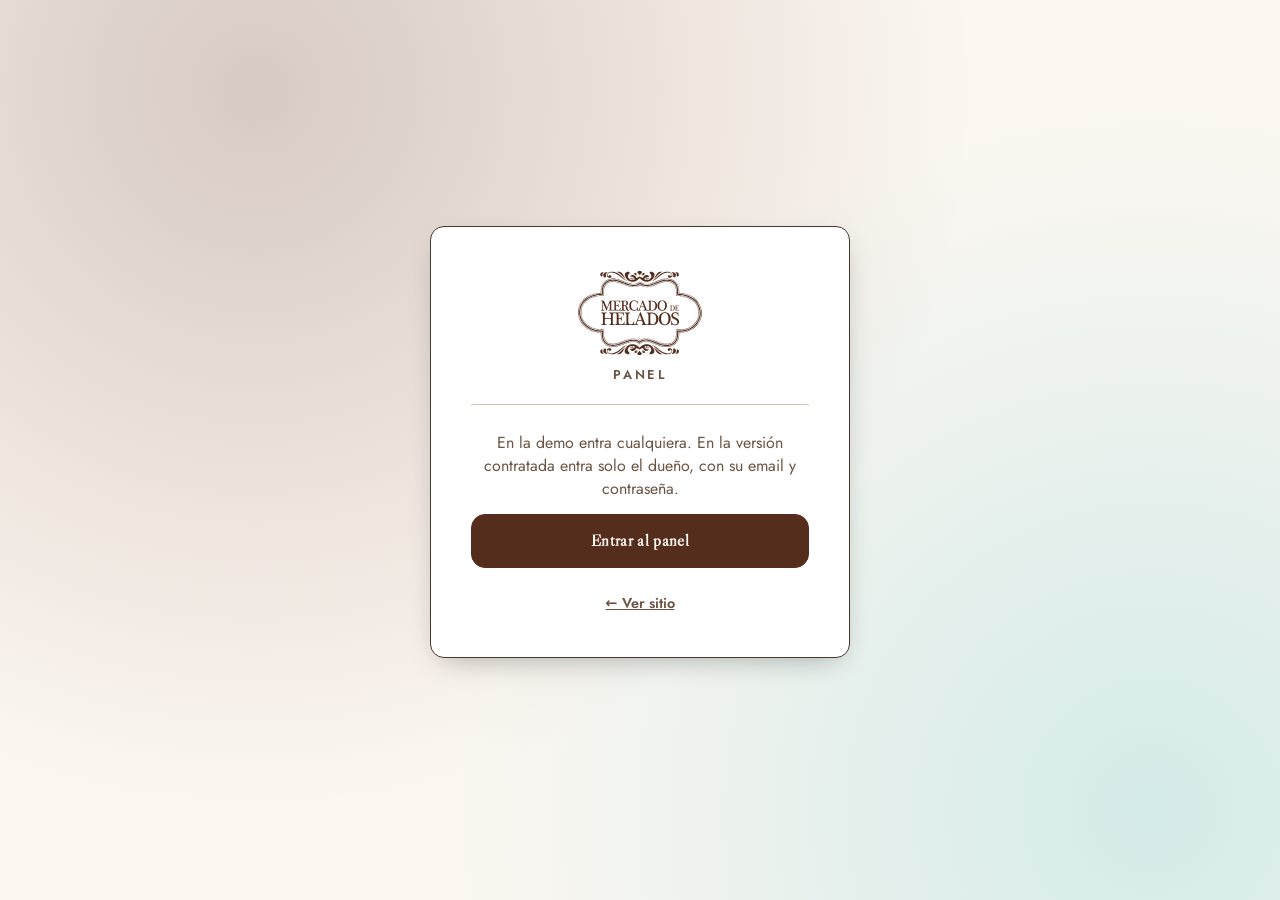
<file: admin/index.html>
<!doctype html>
<!-- Plantilla del panel. Va en web/admin/index.html de cada demo (scripts/instalar.mjs la copia). -->
<html lang="es">
<head>
<meta charset="utf-8">
<meta name="viewport" content="width=device-width, initial-scale=1, viewport-fit=cover">
<meta name="robots" content="noindex, nofollow">
<meta name="theme-color" content="#111111">
<title>Panel</title>
<script>
  // /admin sin barra final rompe las rutas relativas en algunos servidores (XAMPP): la agregamos.
  if (!/\/$|\.html$/.test(location.pathname)) location.replace(location.pathname + '/' + location.search + location.hash);
</script>
<link rel="stylesheet" href="../kit/kit.css?v=18">
<link rel="stylesheet" href="../kit/admin/admin.css?v=18">
</head>
<body>
<div id="kit-admin" class="kit-root kit-admin" aria-busy="true"></div>
<script type="module">
  import { initAdmin } from '../kit/admin/admin.js?v=18';
  initAdmin({ config: '../cliente.json', sitio: '../' });
</script>
</body>
</html>
</file>
<file: kit/kit.css>
/* KIT DEMOS — estilos de módulos y popups.
   Todo sale de las variables --kit-* que arma core/theme.js desde cliente.json → marca.
   Cada demo puede pisar cualquier variable o clase .kit-* en su propio CSS. */

:root {
  --kit-bg: #fff; --kit-surface: #fff; --kit-text: #151515; --kit-muted: #666; --kit-primary: #111; --kit-on-primary: #fff;
  --kit-accent: #fc0; --kit-on-accent: #111; --kit-border: #ddd; --kit-ok: #1f9d55; --kit-warn: #d97706; --kit-danger: #d42a1d;
  --kit-font-head: inherit; --kit-font-body: inherit; --kit-head-case: uppercase;
  --kit-radius: 14px; --kit-radius-btn: 12px; --kit-border-w: 1.5px; --kit-shadow: 0 10px 30px -12px rgba(0,0,0,.35);
  --kit-ease: cubic-bezier(.2,.8,.2,1); --kit-z: 9000;
}
.kit-root, .kit-root *, .kit-root *::before, .kit-root *::after { box-sizing: border-box; }
.kit-root [hidden], .kit-root[hidden] { display: none !important; }
.kit-root { font-family: var(--kit-font-body); color: var(--kit-text); -webkit-tap-highlight-color: transparent; }
.kit-sr { position: absolute !important; width: 1px; height: 1px; overflow: hidden; clip: rect(0 0 0 0); white-space: nowrap; }
html.kit-lock { overflow: hidden; }
html.kit-lock body { overflow: hidden; touch-action: none; }

/* ---------- botones ---------- */
.kit-btn {
  appearance: none; display: inline-flex; align-items: center; justify-content: center; gap: .45em;
  min-height: 44px; padding: .7em 1.15em; border: var(--kit-border-w) solid var(--kit-primary); border-radius: var(--kit-radius-btn);
  background: var(--kit-primary); color: var(--kit-on-primary); font: 700 .95rem/1.1 var(--kit-font-body); text-decoration: none;
  cursor: pointer; transition: transform .15s var(--kit-ease), filter .15s, background .2s, box-shadow .2s; white-space: nowrap;
}
.kit-btn:hover { filter: brightness(1.08); }
.kit-btn:active { transform: translateY(1px) scale(.98); }
.kit-btn:focus-visible, .kit-chip:focus-visible, .kit-tab:focus-visible, .kit-add:focus-visible, .kit-x:focus-visible { outline: 3px solid var(--kit-accent); outline-offset: 2px; }
.kit-btn--ghost { background: var(--kit-surface); color: var(--kit-text); border-color: var(--kit-border); }
.kit-btn--danger { background: var(--kit-danger); border-color: var(--kit-danger); color: #fff; }
.kit-btn--danger-t { color: var(--kit-danger); }
.kit-btn--sm { min-height: 36px; padding: .45em .85em; font-size: .85rem; }
.kit-btn--big { min-height: 54px; font-size: 1.05rem; font-family: var(--kit-font-head); text-transform: var(--kit-head-case); letter-spacing: .02em; }
.kit-btn--block { width: 100%; }
.kit-btn[disabled] { opacity: .55; cursor: not-allowed; }
.kit-btn.is-loading { position: relative; color: transparent !important; }
.kit-btn.is-loading::after { content: ""; position: absolute; width: 20px; height: 20px; border: 2.5px solid var(--kit-on-primary); border-right-color: transparent; border-radius: 50%; animation: kit-spin .7s linear infinite; }
.kit-icon { appearance: none; width: 36px; height: 36px; display: inline-grid; place-items: center; border: var(--kit-border-w) solid var(--kit-border); border-radius: 10px; background: var(--kit-surface); color: var(--kit-text); cursor: pointer; font-size: 1rem; }
.kit-icon--danger { color: var(--kit-danger); }
.kit-icon[disabled] { opacity: .35; cursor: default; }
.kit-row { display: flex; gap: .6rem; flex-wrap: wrap; align-items: center; }
.kit-row--end { justify-content: flex-end; } .kit-row--center { justify-content: center; } .kit-row--between { justify-content: space-between; }
.kit-row--stack { flex-direction: column; align-items: stretch; }

/* ---------- badges / tags ---------- */
.kit-badge { display: inline-flex; align-items: center; gap: .3em; padding: .28em .6em; border-radius: 999px; font: 700 .72rem/1 var(--kit-font-body); letter-spacing: .02em; background: color-mix(in srgb, var(--kit-text) 9%, var(--kit-surface)); color: var(--kit-text); white-space: nowrap; }
.kit-badge--ok { background: color-mix(in srgb, var(--kit-ok) 16%, var(--kit-surface)); color: color-mix(in srgb, var(--kit-ok) 75%, #000); }
.kit-badge--warn { background: color-mix(in srgb, var(--kit-warn) 18%, var(--kit-surface)); color: color-mix(in srgb, var(--kit-warn) 70%, #000); }
.kit-badge--danger, .kit-badge--off { background: color-mix(in srgb, var(--kit-danger) 14%, var(--kit-surface)); color: color-mix(in srgb, var(--kit-danger) 80%, #000); }
.kit-badge--new { background: var(--kit-accent); color: var(--kit-on-accent); animation: kit-pulse 1.4s ease-in-out 3; }
.kit-tag { display: inline-grid; place-items: center; width: 1.15em; height: 1.15em; vertical-align: -.12em; margin-left: .15em; color: var(--kit-primary); }
.kit-tag svg { width: 100%; height: 100%; }
.kit-tag--txt { width: auto; height: auto; font-size: .7em; padding: .15em .45em; border-radius: 999px; background: var(--kit-accent); color: var(--kit-on-accent); }

/* ---------- carta ---------- */
.kit-carta { --kit-cols: 1; }
.kit-tabs { display: flex; gap: .5rem; overflow-x: auto; scrollbar-width: none; padding: 2px 2px 10px; margin-bottom: .5rem; scroll-snap-type: x proximity; }
.kit-tabs::-webkit-scrollbar { display: none; }
.kit-tab {
  appearance: none; flex: 0 0 auto; scroll-snap-align: start; min-height: 44px; padding: .55em 1.1em;
  border: var(--kit-border-w) solid var(--kit-text); border-radius: var(--kit-radius-btn); background: var(--kit-surface); color: var(--kit-text);
  font: 700 .95rem/1 var(--kit-font-head); text-transform: var(--kit-head-case); letter-spacing: .03em; cursor: pointer; transition: background .2s, color .2s, transform .15s;
}
.kit-tab.is-on { background: var(--kit-primary); border-color: var(--kit-primary); color: var(--kit-on-primary); }
.kit-carta__panel { display: grid; grid-template-columns: repeat(var(--kit-cols), minmax(0, 1fr)); gap: 0 2rem; }
.kit-item {
  display: grid; grid-template-columns: auto minmax(0, 1fr) auto; gap: .9rem; align-items: center; padding: 1rem 0;
  border-bottom: var(--kit-border-w) dashed var(--kit-border); min-width: 0;
  animation: kit-up .5s var(--kit-ease) both; animation-delay: calc(var(--i, 0) * 45ms);
}
.kit-item:not(:has(.kit-item__foto)) { grid-template-columns: minmax(0, 1fr) auto; }
.kit-item.is-off { opacity: .55; }
.kit-item__foto { width: 64px; height: 64px; object-fit: cover; border-radius: calc(var(--kit-radius) * .7); }
.kit-item__name { margin: 0 0 .25rem; font: 400 1.2rem/1.05 var(--kit-font-head); text-transform: var(--kit-head-case); }
.kit-item__n { margin-right: .5em; color: var(--kit-primary); }
.kit-item__desc { margin: 0; color: var(--kit-muted); font-size: .9rem; line-height: 1.4; }
.kit-item__side { display: flex; flex-direction: column; align-items: flex-end; gap: .45rem; }
.kit-price { font: 700 1.05rem/1 var(--kit-font-body); white-space: nowrap; }
.kit-price--na { font-size: .85rem; color: var(--kit-muted); font-weight: 600; }
.kit-add {
  appearance: none; min-height: 40px; padding: .45em .9em; border: var(--kit-border-w) solid var(--kit-primary); border-radius: var(--kit-radius-btn);
  background: var(--kit-surface); color: var(--kit-primary); font: 800 .85rem/1 var(--kit-font-body); cursor: pointer; white-space: nowrap;
  transition: background .2s, color .2s, transform .12s;
}
.kit-add:hover { background: var(--kit-primary); color: var(--kit-on-primary); }
.kit-add:active { transform: scale(.94); }
.kit-step { display: inline-flex; align-items: center; border: var(--kit-border-w) solid var(--kit-primary); border-radius: var(--kit-radius-btn); background: var(--kit-primary); color: var(--kit-on-primary); overflow: hidden; animation: kit-pop .25s var(--kit-ease); }
.kit-step button { appearance: none; width: 38px; height: 38px; border: 0; background: transparent; color: inherit; font: 800 1.15rem/1 var(--kit-font-body); cursor: pointer; }
.kit-step button:disabled { opacity: .35; cursor: default; }
.kit-step output { min-width: 1.6em; text-align: center; font-weight: 800; }
.kit-step--lg button { width: 46px; height: 46px; }
.kit-step--lg output { min-width: 2.2em; font-size: 1.15rem; }
@media (min-width: 900px) { .kit-carta { --kit-cols: 2; } }

/* ---------- botón flotante del carrito ---------- */
.kit-fab {
  position: fixed; z-index: calc(var(--kit-z) - 2); right: max(14px, env(safe-area-inset-right)); bottom: max(14px, env(safe-area-inset-bottom));
  display: flex; align-items: center; gap: .7rem; padding: .55rem 1rem .55rem .6rem; min-height: 58px;
  border: var(--kit-border-w) solid var(--kit-text); border-radius: var(--kit-radius-btn); background: var(--kit-primary); color: var(--kit-on-primary);
  box-shadow: var(--kit-shadow); cursor: pointer; font-family: var(--kit-font-body); text-align: left;
  animation: kit-in-up .45s var(--kit-ease) both;
}
.kit-fab__ico { width: 40px; height: 40px; display: grid; place-items: center; border-radius: calc(var(--kit-radius-btn) * .8); background: color-mix(in srgb, var(--kit-on-primary) 16%, transparent); }
.kit-fab__ico svg { width: 22px; height: 22px; fill: none; stroke: currentColor; stroke-width: 2; stroke-linejoin: round; }
.kit-fab__txt { display: flex; flex-direction: column; line-height: 1.1; }
.kit-fab__label { font: 400 1rem/1 var(--kit-font-head); text-transform: var(--kit-head-case); letter-spacing: .03em; }
.kit-fab__total { font-weight: 700; font-size: .9rem; opacity: .92; }
.kit-fab__n { position: absolute; top: -9px; left: -9px; min-width: 26px; height: 26px; padding: 0 6px; display: grid; place-items: center; border-radius: 999px; background: var(--kit-accent); color: var(--kit-on-accent); font: 800 .8rem/1 var(--kit-font-body); border: 2px solid var(--kit-text); }
.kit-fab.bump { animation: kit-bump .45s var(--kit-ease); }
.kit-fly { position: fixed; z-index: var(--kit-z); width: 54px; height: 54px; margin: -27px 0 0 -27px; border-radius: 50%; background: var(--kit-accent); overflow: hidden; pointer-events: none; transition: transform .6s cubic-bezier(.5,-.3,.7,1), opacity .6s; box-shadow: 0 4px 14px rgba(0,0,0,.25); }
.kit-fly img { width: 100%; height: 100%; object-fit: cover; }

/* píldora "probá el panel" (solo demo) */
.kit-demo-pill {
  position: fixed; z-index: calc(var(--kit-z) - 3); left: max(14px, env(safe-area-inset-left)); bottom: max(14px, env(safe-area-inset-bottom));
  display: inline-flex; align-items: center; gap: .5rem; min-height: 44px; padding: .55rem .9rem; border-radius: 999px; background: var(--kit-surface); color: var(--kit-text);
  border: var(--kit-border-w) solid var(--kit-text); box-shadow: var(--kit-shadow); font: 700 .8rem/1 var(--kit-font-body); text-decoration: none;
  opacity: 0; transform: translateY(20px); transition: opacity .4s, transform .4s var(--kit-ease);
}
.kit-demo-pill.is-in { opacity: 1; transform: none; }
html.kit-lock .kit-demo-pill { opacity: 0; pointer-events: none; transform: translateY(20px); }
.kit-demo-pill__dot { width: 8px; height: 8px; border-radius: 50%; background: var(--kit-ok); box-shadow: 0 0 0 0 var(--kit-ok); animation: kit-ping 2s infinite; }
@media (max-width: 640px) { html.kit-has-cart .kit-demo-pill { bottom: calc(max(14px, env(safe-area-inset-bottom)) + 70px); } }

/* ---------- popups ---------- */
.kit-pop { position: fixed; inset: 0; z-index: var(--kit-z); display: grid; place-items: center; padding: 16px; }
.kit-pop__back { position: absolute; inset: 0; background: color-mix(in srgb, var(--kit-text) 55%, transparent); opacity: 0; transition: opacity .25s; }
.kit-pop__box {
  position: relative; width: min(520px, 100%); max-height: min(88vh, 100%); max-height: min(88dvh, 100%); display: flex; flex-direction: column;
  background: var(--kit-bg); color: var(--kit-text); border: var(--kit-border-w) solid var(--kit-text); border-radius: var(--kit-radius);
  box-shadow: var(--kit-shadow); outline: none; overflow: hidden;
  opacity: 0; transform: translateY(24px) scale(.97); transition: opacity .25s, transform .3s var(--kit-ease);
}
.kit-pop.is-open .kit-pop__back { opacity: 1; }
.kit-pop.is-open .kit-pop__box { opacity: 1; transform: none; }
.kit-pop.is-closing .kit-pop__box { transform: translateY(16px) scale(.98); }
.kit-pop__head { color: var(--kit-text); margin: 0; display: flex; align-items: center; justify-content: space-between; gap: 1rem; padding: 14px 14px 10px 20px; border-bottom: var(--kit-border-w) solid var(--kit-border); background: var(--kit-bg); }
.kit-pop__title { margin: 0; font: 400 1.35rem/1.05 var(--kit-font-head); text-transform: var(--kit-head-case); letter-spacing: .02em; }
.kit-pop--sm .kit-pop__head { border-bottom: 0; padding-bottom: 0; }
.kit-pop__body { padding: 16px 20px 20px; overflow: auto; overscroll-behavior: contain; -webkit-overflow-scrolling: touch; }
.kit-x { appearance: none; flex: 0 0 auto; width: 42px; height: 42px; display: grid; place-items: center; border: var(--kit-border-w) solid var(--kit-border); border-radius: 50%; background: var(--kit-surface); color: var(--kit-text); cursor: pointer; transition: transform .2s; }
.kit-x:hover { transform: rotate(90deg); }
.kit-x svg { width: 18px; height: 18px; stroke: currentColor; stroke-width: 2.4; stroke-linecap: round; }
.kit-pop--sm .kit-pop__box { width: min(420px, 100%); }
.kit-pop--editor .kit-pop__box { width: min(560px, 100%); }
.kit-pop--resv .kit-pop__box { width: min(600px, 100%); }

/* drawer: hoja inferior en mobile, panel lateral en desktop */
.kit-pop--drawer { place-items: end stretch; padding: 0; }
.kit-pop--drawer .kit-pop__box { width: 100%; max-height: 92vh; max-height: 92dvh; border-radius: var(--kit-radius) var(--kit-radius) 0 0; border-bottom: 0; transform: translateY(100%); }
.kit-pop--drawer .kit-pop__body { padding: 0; display: flex; flex-direction: column; min-height: 0; flex: 1; overflow: hidden; }
.kit-pop--drawer.is-closing .kit-pop__box { transform: translateY(100%); }
@media (min-width: 760px) {
  .kit-pop--drawer { place-items: stretch end; }
  .kit-pop--drawer .kit-pop__box { width: min(440px, 100%); height: 100%; max-height: none; border-radius: 0; border: 0; border-left: var(--kit-border-w) solid var(--kit-text); transform: translateX(100%); }
  .kit-pop--drawer.is-closing .kit-pop__box { transform: translateX(100%); }
}

/* ---------- carrito / checkout ---------- */
.kit-cart__scroll { flex: 1; overflow: auto; overscroll-behavior: contain; padding: 8px 20px 16px; }
.kit-lines { list-style: none; margin: 0 0 12px; padding: 0; }
.kit-line { display: grid; grid-template-columns: 52px minmax(0, 1fr) auto; gap: .75rem; align-items: center; padding: .7rem 0; border-bottom: var(--kit-border-w) dashed var(--kit-border); animation: kit-up .35s var(--kit-ease) both; }
.kit-line__img { width: 52px; height: 52px; border-radius: 10px; object-fit: cover; background: color-mix(in srgb, var(--kit-primary) 14%, var(--kit-surface)); display: block; }
.kit-line__body { display: flex; flex-direction: column; min-width: 0; }
.kit-line__body b { font: 400 1.05rem/1.1 var(--kit-font-head); text-transform: var(--kit-head-case); overflow-wrap: anywhere; }
.kit-line__body span { color: var(--kit-muted); font-size: .88rem; }
.kit-cart__foot { color: var(--kit-text); margin: 0; padding: 12px 20px max(16px, env(safe-area-inset-bottom)); border-top: var(--kit-border-w) solid var(--kit-text); background: var(--kit-surface); }
.kit-sum { display: grid; gap: .3rem; margin-bottom: .7rem; font-size: .92rem; }
.kit-sum > div { display: flex; justify-content: space-between; }
.kit-sum__total { font-size: 1.1rem; }
.kit-sum__total b { font: 400 1.5rem/1 var(--kit-font-head); }
.kit-empty { text-align: center; padding: 2.5rem 1.5rem; display: grid; gap: .5rem; justify-items: center; }
.kit-empty__t { font: 400 1.35rem/1.1 var(--kit-font-head); text-transform: var(--kit-head-case); margin: 0; }
.kit-empty p { margin: 0; color: var(--kit-muted); }
.kit-empty .kit-btn { margin-top: .8rem; }

/* ---------- formularios ---------- */
.kit-form { display: grid; gap: .85rem; }
.kit-field { display: grid; gap: .35rem; min-width: 0; }
.kit-field > span, .kit-label, .kit-pay legend { font: 700 .78rem/1 var(--kit-font-body); text-transform: uppercase; letter-spacing: .06em; color: var(--kit-muted); }
.kit-field input, .kit-field textarea, .kit-field select {
  width: 100%; min-height: 46px; padding: .7em .85em; border: var(--kit-border-w) solid var(--kit-border); border-radius: calc(var(--kit-radius-btn) * .8);
  background: var(--kit-surface); color: var(--kit-text); font: 500 16px/1.3 var(--kit-font-body); transition: border-color .2s, box-shadow .2s;
}
.kit-field textarea { resize: vertical; min-height: 64px; }
.kit-field input:focus, .kit-field textarea:focus, .kit-field select:focus { outline: none; border-color: var(--kit-primary); box-shadow: 0 0 0 3px color-mix(in srgb, var(--kit-primary) 22%, transparent); }
.kit-field-row { display: grid; grid-template-columns: 1fr 1fr; gap: .75rem; }
.kit-check { display: flex; align-items: center; gap: .6rem; font-weight: 600; cursor: pointer; }
.kit-check input { width: 20px; height: 20px; accent-color: var(--kit-primary); }
.kit-seg { display: grid; grid-auto-flow: column; grid-auto-columns: 1fr; gap: 0; padding: 4px; margin: 0; border: var(--kit-border-w) solid var(--kit-border); border-radius: var(--kit-radius-btn); background: var(--kit-surface); }
.kit-seg label { position: relative; }
.kit-seg input { position: absolute; opacity: 0; inset: 0; cursor: pointer; }
.kit-seg span { display: grid; place-items: center; min-height: 42px; border-radius: calc(var(--kit-radius-btn) * .75); font-weight: 700; font-size: .9rem; transition: background .2s, color .2s; text-align: center; padding: 0 .4rem; }
.kit-seg input:checked + span { background: var(--kit-primary); color: var(--kit-on-primary); }
.kit-seg input:focus-visible + span { outline: 3px solid var(--kit-accent); }
.kit-sedes { border: 0; padding: 0; margin: .1rem 0 0; min-width: 0; }
.kit-sedes legend { font: 700 .78rem/1 var(--kit-font-body); text-transform: uppercase; letter-spacing: .06em; color: var(--kit-muted); margin-bottom: .55rem; padding: 0; }
.kit-sedes__list { display: grid; grid-template-columns: repeat(auto-fill, minmax(min(100%, 9.5rem), 1fr)); gap: .5rem; }
.kit-sede { position: relative; display: block; cursor: pointer; min-width: 0; }
.kit-sede input { position: absolute; opacity: 0; inset: 0; cursor: pointer; }
.kit-sede span { display: flex; flex-direction: column; justify-content: center; gap: .15rem; min-height: 56px; padding: .55rem .8rem; border: var(--kit-border-w) solid var(--kit-border); border-radius: var(--kit-radius); background: var(--kit-surface); transition: background .2s, color .2s, border-color .2s; }
.kit-sede b { font-size: .95rem; line-height: 1.15; overflow-wrap: anywhere; }
.kit-sede small { font-size: .8rem; line-height: 1.25; opacity: .8; overflow-wrap: anywhere; }
.kit-sede input:checked + span { background: var(--kit-primary); color: var(--kit-on-primary); border-color: var(--kit-primary); }
.kit-sede input:focus-visible + span { outline: 3px solid var(--kit-accent); outline-offset: 2px; }
.kit-line__nota { font-style: normal; font-size: .82rem; color: var(--kit-muted); overflow-wrap: anywhere; }
.kit-pay { display: grid; gap: .5rem; border: 0; padding: 0; margin: .2rem 0 0; }
.kit-pay legend { margin-bottom: .5rem; }
.kit-pay__opt { position: relative; display: block; cursor: pointer; }
.kit-pay__opt input { position: absolute; opacity: 0; }
.kit-pay__card { display: grid; gap: .15rem; padding: .8rem 1rem .8rem 2.7rem; border: var(--kit-border-w) solid var(--kit-border); border-radius: var(--kit-radius-btn); background: var(--kit-surface); transition: border-color .2s, background .2s; position: relative; }
.kit-pay__card::before { content: ""; position: absolute; left: 1rem; top: 50%; width: 18px; height: 18px; margin-top: -9px; border-radius: 50%; border: 2px solid var(--kit-border); background: var(--kit-surface); transition: border .2s; }
.kit-pay__card small { color: var(--kit-muted); }
.kit-pay__opt input:checked + .kit-pay__card { border-color: var(--kit-primary); background: color-mix(in srgb, var(--kit-primary) 7%, var(--kit-surface)); }
.kit-pay__opt input:checked + .kit-pay__card::before { border: 6px solid var(--kit-primary); }
.kit-pay__opt input:focus-visible + .kit-pay__card { outline: 3px solid var(--kit-accent); }
.kit-msg { margin: 0 0 .6rem; padding: .6rem .8rem; border-radius: 10px; background: color-mix(in srgb, var(--kit-danger) 12%, var(--kit-surface)); color: color-mix(in srgb, var(--kit-danger) 85%, #000); font-weight: 600; font-size: .9rem; }
.kit-msg.shake { animation: kit-shake .35s; }
.kit-hint { color: var(--kit-muted); font-size: .88rem; margin: 0; }
.kit-error { padding: 1rem; color: var(--kit-danger); }

/* chips (días, horas, filtros) */
.kit-chips { display: flex; gap: .5rem; flex-wrap: wrap; }
.kit-chips--scroll { flex-wrap: nowrap; overflow-x: auto; scrollbar-width: none; padding: 2px 2px 6px; margin: 0 -2px; scroll-snap-type: x proximity; }
.kit-chips--scroll::-webkit-scrollbar { display: none; }
.kit-chips--grid { display: grid; grid-template-columns: repeat(auto-fill, minmax(74px, 1fr)); }
.kit-chips--grid > .kit-hint { grid-column: 1 / -1; }
.kit-chip {
  appearance: none; flex: 0 0 auto; scroll-snap-align: start; display: inline-flex; flex-direction: column; align-items: center; justify-content: center; gap: .15rem;
  min-height: 44px; padding: .45em .8em; border: var(--kit-border-w) solid var(--kit-border); border-radius: calc(var(--kit-radius-btn) * .8);
  background: var(--kit-surface); color: var(--kit-text); font: 700 .92rem/1 var(--kit-font-body); cursor: pointer; transition: background .15s, color .15s, border-color .15s, transform .12s;
}
.kit-chip small { font-weight: 600; font-size: .7rem; opacity: .8; }
.kit-chip:not([disabled]):hover { border-color: var(--kit-primary); }
.kit-chip.is-on { background: var(--kit-primary); border-color: var(--kit-primary); color: var(--kit-on-primary); animation: kit-pop .22s var(--kit-ease); }
.kit-chip[disabled] { opacity: .45; cursor: not-allowed; text-decoration: none; }
.kit-chip.is-full { text-decoration: line-through; }
.kit-chip--day { min-width: 72px; padding: .55em .7em; }
.kit-chip--day b { font-family: var(--kit-font-head); font-weight: 400; text-transform: var(--kit-head-case); font-size: 1rem; }

/* reservas */
.kit-resv { display: grid; gap: 1.1rem; }
.kit-resv__row { display: flex; align-items: center; justify-content: space-between; gap: 1rem; }
.kit-resv__block { display: grid; gap: .55rem; min-width: 0; }
.kit-resv__datos { display: grid; gap: .8rem; }
@media (min-width: 560px) { .kit-resv__datos { grid-template-columns: 1fr 1fr; } .kit-field--full { grid-column: 1 / -1; } }
.kit-resv .kit-step { background: var(--kit-surface); color: var(--kit-text); border-color: var(--kit-text); }
[data-kit="reservas"] .kit-resv { padding: clamp(16px, 4vw, 28px); background: var(--kit-bg); border: var(--kit-border-w) solid var(--kit-text); border-radius: var(--kit-radius); box-shadow: var(--kit-shadow); }

/* confirmaciones */
.kit-done { text-align: center; display: grid; gap: .55rem; justify-items: center; padding: .5rem 0 .3rem; }
.kit-done h3 { margin: .3rem 0 0; font: 400 1.6rem/1.05 var(--kit-font-head); text-transform: var(--kit-head-case); }
.kit-done p { margin: 0 0 .6rem; color: var(--kit-muted); max-width: 34ch; }
.kit-done__ico { width: 68px; height: 68px; border-radius: 50%; display: grid; place-items: center; background: var(--kit-primary); color: var(--kit-on-primary); animation: kit-pop .45s var(--kit-ease); }
.kit-done--warn .kit-done__ico { background: var(--kit-warn); color: #fff; }
.kit-done__ico svg { width: 34px; height: 34px; fill: none; stroke: currentColor; stroke-width: 3; stroke-linecap: round; stroke-linejoin: round; stroke-dasharray: 30; animation: kit-draw .5s .2s backwards; }
.kit-confirm p { margin: .2rem 0 1.2rem; font-size: 1.02rem; line-height: 1.45; }
.kit-sim { display: grid; gap: .8rem; }
.kit-sim__tag { justify-self: start; margin: 0; padding: .25em .6em; border-radius: 6px; background: var(--kit-accent); color: var(--kit-on-accent); font: 800 .72rem/1 var(--kit-font-body); letter-spacing: .1em; }
.kit-sim p { margin: 0; color: var(--kit-muted); }
.kit-sim__total { display: flex; justify-content: space-between; align-items: baseline; padding: .9rem 1rem; border: var(--kit-border-w) dashed var(--kit-border); border-radius: var(--kit-radius-btn); }
.kit-sim__total b { font: 400 1.6rem/1 var(--kit-font-head); }

/* toasts */
.kit-toasts { position: fixed; z-index: calc(var(--kit-z) + 10); left: 50%; top: max(14px, env(safe-area-inset-top)); transform: translateX(-50%); display: grid; gap: .5rem; width: min(92vw, 420px); pointer-events: none; }
.kit-toast { padding: .75rem 1rem; border-radius: var(--kit-radius-btn); background: var(--kit-text); color: var(--kit-bg); font: 600 .92rem/1.3 var(--kit-font-body); box-shadow: 0 10px 30px -10px rgba(0,0,0,.5); opacity: 0; transform: translateY(-12px); transition: opacity .25s, transform .3s var(--kit-ease); text-align: center; }
.kit-toast--warn { background: var(--kit-warn); color: #fff; }
.kit-toast.is-in { opacity: 1; transform: none; }

/* switch */
.kit-switch { position: relative; display: inline-flex; cursor: pointer; }
.kit-switch input { position: absolute; z-index: 1; opacity: 0; width: 100%; height: 100%; margin: 0; cursor: pointer; }
.kit-switch__ui { width: 46px; height: 28px; border-radius: 999px; background: var(--kit-border); position: relative; transition: background .2s; }
.kit-switch__ui::after { content: ""; position: absolute; top: 3px; left: 3px; width: 22px; height: 22px; border-radius: 50%; background: #fff; box-shadow: 0 1px 3px rgba(0,0,0,.3); transition: transform .2s var(--kit-ease); }
.kit-switch input:checked + .kit-switch__ui { background: var(--kit-ok); }
.kit-switch input:checked + .kit-switch__ui::after { transform: translateX(18px); }
.kit-switch input:focus-visible + .kit-switch__ui { outline: 3px solid var(--kit-accent); outline-offset: 2px; }

/* ---------- animaciones ---------- */
@keyframes kit-up { from { opacity: 0; transform: translateY(12px); } }
@keyframes kit-in-up { from { opacity: 0; transform: translateY(30px) scale(.9); } }
@keyframes kit-pop { 0% { transform: scale(.85); } 60% { transform: scale(1.06); } 100% { transform: none; } }
@keyframes kit-bump { 0%, 100% { transform: none; } 35% { transform: scale(1.12) rotate(-3deg); } 65% { transform: scale(.96); } }
@keyframes kit-spin { to { transform: rotate(360deg); } }
@keyframes kit-shake { 25% { transform: translateX(-6px); } 50% { transform: translateX(5px); } 75% { transform: translateX(-3px); } }
@keyframes kit-draw { from { stroke-dashoffset: 30; } to { stroke-dashoffset: 0; } }
@keyframes kit-pulse { 50% { transform: scale(1.12); } }
@keyframes kit-ping { 0% { box-shadow: 0 0 0 0 color-mix(in srgb, var(--kit-ok) 60%, transparent); } 80%, 100% { box-shadow: 0 0 0 9px transparent; } }
@media (prefers-reduced-motion: reduce) {
  .kit-root *, .kit-fab, .kit-pop__box, .kit-item { animation: none !important; transition: none !important; }
}

/* descuento por medio de pago (efectivo al retirar) */
.kit-sum__desc { color: var(--kit-accent); font-weight: 700; }

/* ---------- encargos: día y franja de retiro (v1.3) ---------- */
.kit-retiro, .kit-franjas { border: 0; padding: 0; margin: .1rem 0 0; min-width: 0; }
.kit-retiro legend, .kit-franjas legend { display: flex; flex-wrap: wrap; align-items: baseline; gap: .2rem .6rem; font: 700 .78rem/1.2 var(--kit-font-body); text-transform: uppercase; letter-spacing: .06em; color: var(--kit-muted); margin-bottom: .55rem; padding: 0; }
.kit-retiro legend small { font-weight: 600; text-transform: none; letter-spacing: 0; font-size: .82rem; }
.kit-dias { display: flex; gap: .5rem; overflow-x: auto; overscroll-behavior-x: contain; scroll-snap-type: x proximity; padding: 2px 2px 6px; margin: 0 -2px; scrollbar-width: none; }
.kit-dias::-webkit-scrollbar { display: none; }
.kit-dia, .kit-franja { position: relative; flex: 0 0 auto; scroll-snap-align: start; cursor: pointer; }
.kit-dia input, .kit-franja input { position: absolute; opacity: 0; inset: 0; margin: 0; cursor: pointer; }
.kit-dia span { display: grid; justify-items: center; gap: 2px; min-width: 56px; min-height: 64px; padding: .45rem .4rem; box-sizing: border-box; border: var(--kit-border-w) solid var(--kit-border); border-radius: var(--kit-radius-btn); background: var(--kit-surface); transition: background .2s, color .2s, border-color .2s, transform .15s; }
.kit-dia small { font: 600 .72rem/1 var(--kit-font-body); text-transform: capitalize; color: var(--kit-muted); }
.kit-dia b { font: 700 1.2rem/1 var(--kit-font-body); }
.kit-dia.is-on span, .kit-dia input:checked + span { background: var(--kit-text); border-color: var(--kit-text); color: var(--kit-surface); }
.kit-dia.is-on small, .kit-dia input:checked + span small { color: inherit; opacity: .8; }
.kit-dia.is-off { cursor: not-allowed; } .kit-dia.is-off span { opacity: .38; }
.kit-dia input:focus-visible + span, .kit-franja input:focus-visible + span { outline: 3px solid var(--kit-accent); outline-offset: 2px; }
.kit-franjas__list { display: grid; grid-template-columns: repeat(auto-fit, minmax(min(100%, 8.5rem), 1fr)); gap: .5rem; }
.kit-franja span { display: grid; gap: 3px; min-height: 52px; padding: .55rem .75rem; box-sizing: border-box; border: var(--kit-border-w) solid var(--kit-border); border-radius: var(--kit-radius-btn); background: var(--kit-surface); transition: background .2s, color .2s, border-color .2s; }
.kit-franja b { font: 700 .95rem/1 var(--kit-font-body); } .kit-franja small { font-size: .8rem; color: var(--kit-muted); }
.kit-franja.is-on span, .kit-franja input:checked + span { background: var(--kit-text); border-color: var(--kit-text); color: var(--kit-surface); }
.kit-franja.is-on small, .kit-franja input:checked + span small { color: inherit; opacity: .8; }
.kit-franja.is-off { cursor: not-allowed; } .kit-franja.is-off span { opacity: .38; text-decoration: line-through; }
.kit-hint { margin: .5rem 0 0; font-size: .85rem; line-height: 1.45; color: var(--kit-muted); }
.kit-aviso { margin: 0 0 .7rem; padding: .65rem .8rem; border-radius: calc(var(--kit-radius) * .7); background: color-mix(in srgb, var(--kit-warn) 12%, var(--kit-surface)); color: color-mix(in srgb, var(--kit-warn) 55%, #000); font-size: .85rem; line-height: 1.45; }
.kit-pay__opt.is-off { opacity: .55; cursor: not-allowed; }
.kit-tab--especial { border-style: dashed; }

/* botón de carrito propio de la demo ([data-kit-target]) */
.kit-bump { animation: kit-bump .45s var(--kit-ease); }

/* ---------- reservas por servicio y tanda (1.4) ---------- */
.kit-seg--serv { min-height: 52px; }
.kit-seg--serv span { flex-direction: column; gap: 1px; min-height: 46px; }
.kit-seg--serv small { font-weight: 600; font-size: .7rem; opacity: .75; }
.kit-seg--serv input:disabled + span { opacity: .45; cursor: not-allowed; }
.kit-tandas { display: grid; gap: .9rem; min-height: 120px; align-content: start; }
.kit-tanda { display: grid; gap: .45rem; }
.kit-tanda__t { font: 700 .74rem/1.2 var(--kit-font-body); letter-spacing: .14em; text-transform: uppercase; color: var(--kit-muted); }
.kit-tanda.is-full .kit-tanda__t { text-decoration: none; }
.kit-extras { display: grid; gap: .55rem; }
.kit-extras .kit-check { font-weight: 600; min-height: 32px; }

/* ---------- gift cards (1.4) ---------- */
.kit-line__img--gc { display: grid; place-items: center; color: var(--kit-primary); }
.kit-line__img--gc svg { width: 26px; height: 26px; fill: none; stroke: currentColor; stroke-width: 1.6; stroke-linecap: round; stroke-linejoin: round; }
.kit-gc-x { appearance: none; border: var(--kit-border-w) solid var(--kit-border); background: var(--kit-surface); color: var(--kit-text); font: 700 .8rem/1 var(--kit-font-body); min-height: 40px; padding: 0 .85em; border-radius: var(--kit-radius-btn); cursor: pointer; }
.kit-gc-x:hover { border-color: var(--kit-danger); color: var(--kit-danger); }
.kit-gcs { list-style: none; margin: 0 0 .6rem; padding: 0; display: grid; gap: .5rem; width: 100%; }
.kit-gcs li { display: grid; gap: 2px; padding: .75rem .9rem; border: var(--kit-border-w) dashed var(--kit-border); border-radius: calc(var(--kit-radius) * .6); text-align: left; }
.kit-gcs b { font: 400 1.5rem/1 var(--kit-font-head); letter-spacing: .06em; }
.kit-gcs span, .kit-gcs small { color: var(--kit-muted); font-size: .88rem; }
.kit-gcform { display: grid; gap: 1.1rem; }
[data-kit="giftcard"] .kit-gcform { padding: clamp(16px, 4vw, 28px); background: var(--kit-bg); border: var(--kit-border-w) solid var(--kit-text); border-radius: var(--kit-radius); box-shadow: var(--kit-shadow); }

/* ---------- tamaños y seña (1.5) ---------- */
.kit-line__det { display: block; font-style: normal; font-size: .85rem; color: var(--kit-muted); }
.kit-line__sena { display: inline-block; margin-left: .3rem; padding: .05rem .45rem; border-radius: 999px; background: var(--kit-accent); color: var(--kit-on-accent); font-size: .72rem; font-weight: 700; vertical-align: 1px; }
.kit-sum__resto { color: var(--kit-muted); }

/* cargador de imágenes (core/imagenes.js): nunca un hueco gris mientras baja una foto */
img.kit-ph.kit-ph {
  background:
    linear-gradient(100deg, transparent 32%, rgba(255, 255, 255, .42) 50%, transparent 68%) 0 0 / 260% 100% no-repeat,
    var(--kit-lqip, none) center / cover no-repeat,
    color-mix(in srgb, var(--kit-primary, #8a7b70) 14%, var(--kit-surface, #f1ebe6));
  animation: kit-ph 1.25s linear infinite;
}
img.kit-ph--ok { animation: kit-ph-in .6s cubic-bezier(.2, .7, .2, 1); }
@keyframes kit-ph { from { background-position: 130% 0, center, 0 0; } to { background-position: -30% 0, center, 0 0; } }
@keyframes kit-ph-in { from { filter: blur(14px) saturate(1.2); opacity: .55; } to { filter: none; opacity: 1; } }
@media (prefers-reduced-motion: reduce) { img.kit-ph.kit-ph { animation: none; } img.kit-ph--ok { animation: none; } }
</file>
<file: css/style.css>
/* Mercado de Helados · demo · celular primero */
:root {
  --crema: #fcf7f1;
  --crema-2: #f4ede3;
  --pote: #552d1d;
  --pote-2: #3f2015;
  --choco: #46382c;
  --arena: #d2c5b1;
  --cafe: #8a6b56;
  --dorado: #b08d4a;
  --celeste: #5cc6d0;
  --texto-suave: #6b5444;
  --f-tit: 'Libre Caslon Display', Georgia, serif;
  --f-eti: 'Oswald', 'Arial Narrow', sans-serif;
  --f-txt: 'Jost', system-ui, sans-serif;
  --f-fra: 'Pinyon Script', cursive;
  --pad: clamp(20px, 5.4vw, 76px);
  --aire: clamp(84px, 14vw, 168px);
  --barra: 60px;
  --max: 1240px;
  --ease: cubic-bezier(.2, .7, .2, 1);
}

*, *::before, *::after { box-sizing: border-box; }
[hidden] { display: none !important; }
html { -webkit-text-size-adjust: 100%; scroll-behavior: smooth; overflow-x: clip; }
body { margin: 0; background: var(--crema); color: var(--choco); font: 400 17px/1.65 var(--f-txt); overflow-x: clip; -webkit-tap-highlight-color: transparent; }
img, svg { display: block; max-width: 100%; }
svg[viewBox="0 0 489 332"] { fill: currentColor; }
img { height: auto; }
a { color: inherit; }
button { font: inherit; color: inherit; }
h1, h2, h3 { font-family: var(--f-tit); font-weight: 400; line-height: 1.1; margin: 0; color: var(--pote); }
p { margin: 0; }
main { display: grid; grid-template-columns: minmax(0, 1fr); }
section[id] { scroll-margin-top: calc(var(--barra) + 8px); }
:focus-visible { outline: 2px solid var(--celeste); outline-offset: 3px; }

.sobre { font: 500 14px/1.3 var(--f-eti); letter-spacing: .22em; text-transform: uppercase; color: var(--cafe); }
.frase { font-family: var(--f-fra); font-size: 34px; line-height: 1.15; color: var(--pote); }

/* ---------- botones */
.btn { display: inline-flex; align-items: center; justify-content: center; gap: 8px; min-height: 52px; padding: 0 26px; border-radius: 999px; border: 1.5px solid var(--pote); background: var(--pote); color: var(--crema); font: 500 16px/1.1 var(--f-txt); text-decoration: none; cursor: pointer; touch-action: manipulation; transition: transform .2s var(--ease), background-color .2s, color .2s; }
.btn:active { transform: scale(.97); }
.btn:disabled { opacity: .55; cursor: default; }
.btn svg { width: 20px; height: 20px; fill: none; stroke: currentColor; stroke-width: 2; }
.btn--linea { background: transparent; color: var(--pote); }
.btn--claro { background: var(--crema); border-color: var(--crema); color: var(--pote); }
.btn--chico { min-height: 44px; padding: 0 18px; font: 500 14px/1 var(--f-eti); letter-spacing: .14em; text-transform: uppercase; }
.btn--grande { min-height: 58px; font-size: 17px; width: 100%; }
.btn--ancho { width: 100%; }
@media (hover: hover) {
  .btn:hover { background: var(--pote-2); border-color: var(--pote-2); }
  .btn--linea:hover { background: var(--pote); color: var(--crema); }
  .btn--claro:hover { background: #fff; color: var(--pote); }
}

/* ---------- barra */
.barra { position: fixed; inset: 0 0 auto; z-index: 50; height: calc(var(--barra) + env(safe-area-inset-top)); padding: env(safe-area-inset-top) max(var(--pad), env(safe-area-inset-right)) 0 max(var(--pad), env(safe-area-inset-left)); display: flex; align-items: center; justify-content: space-between; gap: 16px; background: rgba(252, 247, 241, .96); border-bottom: 1px solid transparent; transition: border-color .3s, transform .4s var(--ease); }
.barra.con-borde { border-bottom-color: #e6dccd; }
.barra__logo { display: flex; align-items: center; min-height: 48px; color: var(--pote); }
.barra__logo svg { width: 64px; height: auto; }
.barra__nav { display: none; }
.barra__acc { display: flex; gap: 8px; align-items: center; }
.barra__menu { width: 44px; height: 44px; border-radius: 50%; border: 1px solid var(--arena); background: transparent; display: grid; place-items: center; cursor: pointer; touch-action: manipulation; }
.barra__menu svg { width: 20px; height: 20px; fill: none; stroke: var(--pote); stroke-width: 1.8; }

.menu { position: fixed; inset: 0; z-index: 80; background: var(--pote); color: var(--crema); display: flex; flex-direction: column; justify-content: center; gap: 36px; padding: calc(88px + env(safe-area-inset-top)) var(--pad) calc(40px + env(safe-area-inset-bottom)); min-height: 100dvh; overflow-y: auto; overscroll-behavior: contain; }
.menu nav { display: flex; flex-direction: column; gap: 4px; }
.menu nav a { font: 400 34px/1.2 var(--f-tit); text-decoration: none; padding: 8px 0; opacity: 0; transform: translateY(14px); transition: opacity .4s var(--ease), transform .4s var(--ease); }
.menu.abierto nav a { opacity: 1; transform: none; }
.menu.abierto nav a:nth-child(2) { transition-delay: .04s; } .menu.abierto nav a:nth-child(3) { transition-delay: .08s; } .menu.abierto nav a:nth-child(4) { transition-delay: .12s; } .menu.abierto nav a:nth-child(5) { transition-delay: .16s; } .menu.abierto nav a:nth-child(6) { transition-delay: .2s; }
.menu__frase { font-family: var(--f-fra); font-size: 30px; color: var(--arena); }
.menu__cerrar { position: absolute; top: calc(8px + env(safe-area-inset-top)); right: var(--pad); width: 48px; height: 48px; border-radius: 50%; border: 1px solid rgba(252,247,241,.4); background: transparent; display: grid; place-items: center; cursor: pointer; }
.menu__cerrar svg { width: 22px; height: 22px; stroke: var(--crema); stroke-width: 2; fill: none; }

/* ---------- intro: el logo se llena como un pote que se sirve */
.intro { display: none; }
.con-intro .intro { display: grid; position: fixed; inset: 0; z-index: 100; place-items: center; background: var(--crema); animation: intro-seguro .01s 5s forwards; }
.intro__logo { position: relative; width: min(64vw, 300px); }
.intro__logo svg { width: 100%; height: auto; }
.intro__base { color: #e7dccc; }
.intro__fill { position: absolute; inset: 0; color: var(--pote); clip-path: inset(100% 0 0 0); }
.intro.anda .intro__fill { animation: llenar 1s .15s var(--ease) forwards; }
.intro.sale { animation: intro-sale .55s var(--ease) forwards; }
.intro.sale .intro__logo { animation: logo-sale .55s var(--ease) forwards; }
@keyframes llenar { 0% { clip-path: inset(100% 0 0 0); } 100% { clip-path: inset(0 0 0 0); } }
@keyframes intro-sale { to { opacity: 0; visibility: hidden; } }
@keyframes logo-sale { to { transform: translateY(-38vh) scale(.24); } }
@keyframes intro-seguro { to { opacity: 0; visibility: hidden; pointer-events: none; } }
.con-intro body { overflow: hidden; }
.con-intro.intro-fin body { overflow: auto; }

/* ---------- entradas */
.js .sube { opacity: 0; transform: translateY(22px); transition: opacity .7s var(--ease), transform .7s var(--ease); transition-delay: calc(var(--d, 0) * 80ms); }
.js .sube.visto { opacity: 1; transform: none; }
.js .revela img { clip-path: inset(18% 18% 18% 18% round 200px 200px 14px 14px); transform: scale(1.08); transition: clip-path 1s var(--ease), transform 1.2s var(--ease); }
.js .revela.visto img { clip-path: inset(0 0 0 0 round 0); transform: none; }

.sin-app .sube, .sin-app .cuadro { opacity: 1 !important; transform: none !important; translate: none !important; }
.sin-app .revela img { clip-path: none !important; transform: none !important; }

/* hero: entra cuando termina la intro */
.js .hero .e { opacity: 0; transform: translateY(16px); }
.js .hero .linea { display: block; overflow: hidden; padding-bottom: .06em; }
.js .hero .linea > span { display: block; transform: translateY(105%); }
.js .hero__foto img { clip-path: inset(10% 10% 10% 10%); transform: scale(1.1); }
.js .hero__etiqueta { opacity: 0; transform: translate(-50%, 0) scale(.8); }
.listo .hero .e { opacity: 1; transform: none; transition: opacity .6s var(--ease), transform .6s var(--ease); transition-delay: calc(var(--d, 0) * 80ms + 150ms); }
.listo .hero .linea > span { transform: none; transition: transform .8s var(--ease) .2s; }
.listo .hero .linea + .linea > span { transition-delay: .3s; }
.listo .hero__foto img { clip-path: inset(0 0 0 0); transform: none; transition: clip-path 1s var(--ease), transform 1.4s var(--ease); }
.listo .hero__etiqueta { opacity: 1; transform: translate(-50%, 0) scale(1); transition: opacity .5s var(--ease) .45s, transform .6s cubic-bezier(.3, 1.5, .5, 1) .45s; }

/* ---------- hero (celu) */
.hero { padding-top: calc(var(--barra) + env(safe-area-inset-top)); min-height: 100svh; display: flex; flex-direction: column; }
.hero__foto { position: relative; height: clamp(230px, 38svh, 460px); }
.hero__foto img { width: 100%; height: 100%; object-fit: cover; object-position: 50% 42%; }
.hero__etiqueta { position: absolute; left: 50%; bottom: -36px; background: var(--pote); color: var(--crema); border-radius: 999px; padding: 16px 30px; outline: 1px solid var(--dorado); outline-offset: -7px; box-shadow: 0 12px 30px rgba(70, 56, 44, .25); }
.hero__etiqueta svg { width: 124px; height: auto; }
.hero__txt { padding: 56px var(--pad) 48px; display: flex; flex-direction: column; align-items: center; text-align: center; gap: 16px; }
.hero__t { font-size: clamp(30px, 8.2vw, 74px); line-height: 1.06; max-width: 17ch; }
.hero__sub { order: 5; }
.estrella-chip { order: 6; }
.hero__sub { max-width: 36ch; color: var(--texto-suave); }
.hero__ctas { display: grid; grid-template-columns: 1fr 1fr; gap: 10px; width: 100%; max-width: 420px; margin-top: 6px; }
.hero__ctas .btn { padding: 0 12px; }
.estrella-chip { display: inline-flex; align-items: center; gap: 8px; min-height: 44px; padding: 6px 16px; border-radius: 999px; background: #fff; border: 1px solid #e6dccd; text-decoration: none; font-size: 15px; }
.estrella-chip svg { width: 18px; height: 18px; fill: var(--dorado); }

/* ---------- secciones */
.sec { padding: var(--aire) var(--pad) 0; }
.sec__head { display: flex; flex-direction: column; gap: 10px; margin-bottom: 30px; max-width: 640px; }
.sec__t { font-size: clamp(32px, 8.4vw, 62px); }
.sec__sub { color: var(--texto-suave); }

/* ---------- estrella del mes */
.estrella { position: relative; margin-top: var(--aire); background: var(--pote); color: var(--crema); overflow: clip; display: grid; }
.estrella__foto { margin: 0; height: 64svh; max-height: 560px; min-height: 380px; position: relative; }
.estrella__foto::after { content: ''; position: absolute; inset: auto 0 0; height: 45%; background: linear-gradient(rgba(85, 45, 29, 0), var(--pote)); pointer-events: none; }
.estrella__foto img { width: 100%; height: 100%; object-fit: cover; }
.estrella__sello { position: absolute; top: 48px; left: 50%; width: 142px; height: 142px; margin-left: -71px; border-radius: 50%; background: var(--crema); color: var(--pote); display: flex; flex-direction: column; align-items: center; justify-content: center; gap: 4px; outline: 1.5px solid var(--dorado); outline-offset: -8px; box-shadow: 0 12px 30px rgba(0, 0, 0, .25); font: 500 13px/1.25 var(--f-eti); letter-spacing: .2em; text-transform: uppercase; text-align: center; transform: rotate(-14deg) scale(.6); opacity: 0; transition: transform .9s cubic-bezier(.3, 1.5, .5, 1), opacity .5s; }
.estrella__sello svg { width: 26px; height: 26px; fill: var(--dorado); }
.estrella.visto .estrella__sello { transform: rotate(-6deg) scale(1); opacity: 1; }
.estrella__txt { position: relative; margin-top: -90px; padding: 0 var(--pad) 72px; display: flex; flex-direction: column; gap: 14px; }
.estrella__txt .sobre { color: var(--arena); }
.estrella__txt h2 { color: var(--crema); font-size: clamp(40px, 11vw, 76px); }
.estrella__txt p:not(.sobre) { color: #efe6da; max-width: 36ch; }
.estrella__txt .btn { margin-top: 8px; align-self: stretch; }

/* ---------- pestañas */
.tabs { display: flex; gap: 8px; overflow-x: auto; scroll-snap-type: x proximity; overscroll-behavior-x: contain; scrollbar-width: none; margin: 0 calc(var(--pad) * -1); padding: 10px var(--pad) 14px; position: sticky; top: calc(var(--barra) + env(safe-area-inset-top)); z-index: 5; background: var(--crema); }
.tabs::-webkit-scrollbar { display: none; }
.tab { flex: 0 0 auto; scroll-snap-align: start; min-height: 44px; padding: 0 18px; border-radius: 999px; border: 1px solid var(--arena); background: var(--crema); font-size: 15px; white-space: nowrap; cursor: pointer; touch-action: manipulation; transition: background-color .25s, color .25s, border-color .25s; }
.tab[aria-selected="true"] { background: var(--pote); border-color: var(--pote); color: var(--crema); }

/* ---------- vitrina */
.vitrina__head { display: flex; justify-content: space-between; align-items: baseline; gap: 12px; margin: 14px 0 16px; }
.vitrina__head h3 { font-size: 28px; }
.vitrina__head span { font-size: 15px; color: var(--texto-suave); white-space: nowrap; }
.sabores { list-style: none; margin: 0; padding: 0; display: grid; grid-template-columns: minmax(0, 1fr); gap: 10px; }
.sabor { display: flex; align-items: center; gap: 14px; padding: 8px 8px 8px 8px; border-radius: 18px; background: #fff; border: 1px solid #ece3d6; min-width: 0; animation: entra .5s var(--ease) both; animation-delay: calc(var(--i, 0) * 45ms); }
.sabor.off { opacity: .55; }
.sabor__bocha { flex: 0 0 64px; height: 64px; border-radius: 50%; overflow: hidden; background: var(--c, var(--arena)); box-shadow: inset 0 -6px 12px rgba(0, 0, 0, .08); }
.sabor__bocha img { width: 100%; height: 100%; object-fit: cover; }
.sabor__txt { flex: 1; min-width: 0; display: flex; flex-direction: column; }
.sabor__txt b { font-weight: 500; overflow-wrap: anywhere; line-height: 1.3; }
.sabor__txt small { font-size: 14px; color: var(--texto-suave); line-height: 1.35; }
.sabor__tag { display: inline-block; margin-left: 6px; font: 500 11px/1 var(--f-eti); letter-spacing: .14em; text-transform: uppercase; color: var(--pote); background: #f1e6d3; border-radius: 999px; padding: 4px 8px; vertical-align: 2px; }
.mas { flex: 0 0 48px; width: 48px; height: 48px; border-radius: 50%; border: 1.5px solid var(--pote); background: var(--pote); color: var(--crema); display: grid; place-items: center; cursor: pointer; touch-action: manipulation; transition: transform .2s var(--ease), background-color .2s; }
.mas svg { width: 20px; height: 20px; stroke: currentColor; stroke-width: 2.2; fill: none; }
.mas[aria-pressed="true"] { background: var(--crema); color: var(--pote); }
.mas:active { transform: scale(.9); }
.mas:disabled { opacity: .4; }
.vitrina__nav { display: grid; grid-template-columns: 1fr 1fr; gap: 10px; margin-top: 20px; }
.vitrina__nav .btn { text-transform: none; letter-spacing: 0; font: 500 15px/1.1 var(--f-txt); padding: 0 12px; }
@keyframes entra { from { opacity: 0; transform: translateY(12px); } to { opacity: 1; transform: none; } }

/* ---------- armá tu kilo */
.kilo { background: var(--pote); color: var(--crema); margin-top: var(--aire); padding-bottom: 72px; }
.kilo .sobre { color: var(--arena); }
.kilo .sec__t { color: var(--crema); }
.kilo__grid { display: grid; grid-template-columns: minmax(0, 1fr); gap: 22px; }
.kilo__tam { display: grid; grid-template-columns: repeat(3, minmax(0, 1fr)); gap: 8px; }
.tam { min-height: 64px; border-radius: 16px; border: 1px solid rgba(252, 247, 241, .4); background: transparent; color: var(--crema); display: flex; flex-direction: column; align-items: center; justify-content: center; gap: 2px; cursor: pointer; touch-action: manipulation; padding: 6px; transition: background-color .25s, color .25s; }
.tam b { font: 500 18px/1.1 var(--f-txt); }
.tam small { font-size: 14px; color: var(--arena); }
.tam[aria-checked="true"] { background: var(--crema); color: var(--pote); }
.tam[aria-checked="true"] small { color: var(--cafe); }
.kilo__pote { position: relative; height: 300px; display: flex; flex-direction: column; align-items: center; justify-content: flex-end; }
.pote { position: relative; width: 210px; height: 250px; clip-path: polygon(0 0, 100% 0, 88% 100%, 12% 100%); background: #6b3c28; border-radius: 4px; overflow: hidden; }
.pote::before { content: ''; position: absolute; inset: 0; background: linear-gradient(90deg, rgba(0,0,0,.18), rgba(255,255,255,.06) 40%, rgba(0,0,0,.2)); z-index: 2; pointer-events: none; }
.pote__capas { position: absolute; inset: 0; display: flex; flex-direction: column-reverse; }
.capa { position: relative; flex: 0 0 var(--h); background: var(--c); border-radius: 50% 50% 0 0 / 14px 14px 0 0; margin-top: -10px; animation: cae .55s cubic-bezier(.3, 1.4, .5, 1) both; }
.capa:first-child { border-radius: 0; margin-top: 0; }
.capa::after { content: ''; position: absolute; inset: 0; background: var(--img) center/cover; opacity: .9; border-radius: inherit; }
@keyframes cae { from { transform: translateY(-180px) scaleY(.6); opacity: 0; } 60% { opacity: 1; } to { transform: none; } }
.pote__etiqueta { position: absolute; z-index: 3; left: 50%; top: 52%; transform: translate(-50%, -50%); background: var(--pote); color: var(--crema); border-radius: 999px; padding: 9px 16px; outline: 1px solid var(--dorado); outline-offset: -4px; }
.pote__etiqueta svg { width: 88px; height: auto; }
.pote__sombra { width: 180px; height: 16px; border-radius: 50%; background: rgba(0, 0, 0, .25); margin-top: 6px; filter: blur(4px); }
.kilo__pote.golpe .pote { animation: golpe .35s var(--ease); }
@keyframes golpe { 40% { transform: scale(1.04, .97); } }
.kilo__info { display: flex; flex-direction: column; gap: 18px; min-width: 0; }
.kilo__cuenta { text-align: center; color: var(--arena); }
.kilo__cuenta b { color: var(--crema); }
.kilo__elegidos:empty { display: none; }
.kilo__elegidos { list-style: none; margin: 0; padding: 0; display: flex; flex-wrap: wrap; gap: 8px; justify-content: center; min-height: 44px; }
.chip-sab { display: inline-flex; align-items: center; gap: 8px; min-height: 44px; padding: 0 8px 0 14px; border-radius: 999px; background: rgba(252, 247, 241, .12); border: 0; color: var(--crema); font-size: 15px; cursor: pointer; animation: entra .35s var(--ease) both; touch-action: manipulation; }
.chip-sab i { width: 14px; height: 14px; border-radius: 50%; background: var(--c); flex: 0 0 auto; }
.chip-sab span[aria-hidden] { width: 28px; height: 28px; border-radius: 50%; display: grid; place-items: center; background: rgba(252, 247, 241, .14); font-size: 16px; }
.kilo__label { font: 500 13px/1.3 var(--f-eti); letter-spacing: .2em; text-transform: uppercase; color: var(--arena); margin-bottom: 10px; }
.fila { display: flex; gap: 10px; overflow-x: auto; scroll-snap-type: x mandatory; overscroll-behavior-x: contain; scrollbar-width: none; margin: 0 calc(var(--pad) * -1); padding: 0 var(--pad) 4px; }
.fila::-webkit-scrollbar { display: none; }
.rapido { flex: 0 0 96px; scroll-snap-align: start; display: flex; flex-direction: column; align-items: center; gap: 8px; border: 0; background: transparent; color: var(--crema); cursor: pointer; padding: 0; font-size: 14px; line-height: 1.25; text-align: center; touch-action: manipulation; }
.rapido span:first-child { width: 76px; height: 76px; border-radius: 50%; overflow: hidden; background: var(--c); border: 2px solid transparent; transition: border-color .2s, transform .2s var(--ease); }
.rapido img { width: 100%; height: 100%; object-fit: cover; }
.rapido[aria-pressed="true"] span:first-child { border-color: var(--crema); transform: scale(.94); }
.kilo__combos { display: grid; gap: 8px; }
.combo { min-height: 48px; border-radius: 14px; border: 1px solid rgba(252, 247, 241, .3); background: transparent; color: var(--crema); text-align: left; padding: 10px 14px; cursor: pointer; font-size: 15px; touch-action: manipulation; }
.dia-dificil { margin-top: 10px; width: 100%; min-height: 56px; border-radius: 16px; border: 1.5px dashed var(--arena); background: transparent; color: var(--crema); cursor: pointer; display: flex; flex-direction: column; align-items: center; justify-content: center; gap: 2px; font: 400 26px/1.1 var(--f-fra); padding: 10px; touch-action: manipulation; }
.dia-dificil span { font: 400 14px/1.2 var(--f-txt); color: var(--arena); }
.kilo .btn--grande { background: var(--crema); border-color: var(--crema); color: var(--pote); }
.kilo__nota { font-size: 14px; color: var(--arena); text-align: center; }
@media (hover: hover) { .combo:hover, .dia-dificil:hover { background: rgba(252,247,241,.08); } .kilo .btn--grande:not(:disabled):hover { background: #fff; color: var(--pote); } }

/* ---------- carta */
.carta__head { margin: 14px 0 18px; display: flex; flex-direction: column; gap: 4px; }
.carta__head h3 { font-size: 28px; }
.carta__head p { font-size: 15px; color: var(--texto-suave); }
.platos { list-style: none; margin: 0; padding: 0; display: grid; grid-template-columns: minmax(0, 1fr); gap: 14px; }
.plato { display: grid; grid-template-columns: 84px minmax(0, 1fr); gap: 14px; align-items: start; padding: 12px; background: #fff; border: 1px solid #ece3d6; border-radius: 18px; animation: entra .5s var(--ease) both; animation-delay: calc(var(--i, 0) * 60ms); }
.plato__foto { width: 84px; height: 84px; border-radius: 14px; overflow: hidden; background: var(--crema-2); display: grid; place-items: center; }
.plato__foto img { width: 100%; height: 100%; object-fit: cover; }
.plato__foto svg { width: 34px; height: 34px; fill: none; stroke: var(--arena); stroke-width: 1.4; }
.plato__body { display: flex; flex-direction: column; gap: 4px; min-width: 0; }
.plato__body b { font: 400 21px/1.15 var(--f-tit); color: var(--pote); overflow-wrap: anywhere; }
.plato__body p { font-size: 15px; color: var(--texto-suave); line-height: 1.45; }
.plato__pie { grid-column: 1 / -1; display: flex; align-items: center; justify-content: space-between; gap: 12px; padding-top: 4px; }
.plato__precio { font: 500 18px/1 var(--f-txt); color: var(--choco); }
.plato .kit-add, .plato .btn { min-height: 44px; }
.plato .btn { padding: 0 18px; font-size: 15px; }

/* ---------- nosotros: la pared de cuadros */
.nosotros { display: grid; grid-template-columns: minmax(0, 1fr); gap: 36px; }
.nosotros__txt { display: flex; flex-direction: column; gap: 16px; max-width: 620px; }
.nosotros__txt p:not(.sobre):not(.frase) { max-width: 44ch; }
.cuadros { display: flex; gap: 22px; overflow-x: auto; scroll-snap-type: x mandatory; overscroll-behavior-x: contain; scrollbar-width: none; margin: 0 calc(var(--pad) * -1); padding: 20px var(--pad) 26px; cursor: grab; }
.cuadros::-webkit-scrollbar { display: none; }
.cuadros.arrastrando { cursor: grabbing; scroll-snap-type: none; }
.cuadros.arrastrando * { pointer-events: none; }
.cuadro { flex: 0 0 72%; max-width: 340px; scroll-snap-align: center; margin: 0; padding: 12px; background: linear-gradient(135deg, #c9a75f, #8f6d33 50%, #c9a75f); border-radius: 4px; box-shadow: 0 14px 26px rgba(70, 56, 44, .25), inset 0 0 0 2px rgba(255,255,255,.25); transform-origin: 50% 0; }
.cuadro:nth-child(even) { transform: rotate(1.6deg); }
.cuadro:nth-child(odd) { transform: rotate(-1.2deg); }
.cuadro img { width: 100%; aspect-ratio: 4 / 5; object-fit: cover; outline: 3px solid #7a5a28; outline-offset: -3px; }
.js .cuadro { opacity: 0; translate: 0 -16px; transition: opacity .6s var(--ease), translate .8s cubic-bezier(.3, 1.6, .5, 1); transition-delay: calc(var(--i, 0) * 90ms); }
.js .cuadros.visto .cuadro { opacity: 1; translate: 0 0; }
.cuadros__hint { font-size: 14px; color: var(--texto-suave); text-align: center; margin-top: -6px; }

/* ---------- sucursales */
.suc-lista { display: flex; gap: 14px; overflow-x: auto; scroll-snap-type: x mandatory; overscroll-behavior-x: contain; scrollbar-width: none; margin: 0 calc(var(--pad) * -1); padding: 4px var(--pad) 10px; scroll-padding: 0 var(--pad); }
.suc-lista::-webkit-scrollbar { display: none; }
.fila-drag { cursor: grab; }
.fila-drag.arrastrando { cursor: grabbing; scroll-snap-type: none; }
.fila-drag.arrastrando * { pointer-events: none; }
.suc { flex: 0 0 84%; max-width: 360px; scroll-snap-align: start; background: #fff; border: 1px solid #ece3d6; border-radius: 20px; overflow: hidden; display: flex; flex-direction: column; animation: entra .5s var(--ease) both; animation-delay: calc(var(--i, 0) * 70ms); }
.suc__foto { position: relative; height: 170px; }
.suc__foto img { width: 100%; height: 100%; object-fit: cover; }
.suc__chips { position: absolute; inset: 12px 12px auto; display: flex; justify-content: space-between; gap: 8px; }
.chip { display: inline-flex; align-items: center; min-height: 28px; padding: 3px 11px; border-radius: 999px; background: var(--crema); color: var(--choco); font-size: 13px; font-weight: 500; }
.chip--abierto { background: #2f6b3a; color: #fff; }
.chip--cerrado { background: rgba(70, 56, 44, .85); color: #fff; }
.suc__body { padding: 16px; display: flex; flex-direction: column; gap: 6px; flex: 1; }
.suc__body h3 { font-size: 24px; }
.suc__body p { font-size: 15px; line-height: 1.45; color: var(--texto-suave); overflow-wrap: anywhere; }
.suc__acc { display: grid; grid-template-columns: 1fr 1fr 48px; gap: 8px; margin-top: auto; padding-top: 12px; }
.suc__acc .btn { min-height: 46px; padding: 0 10px; font-size: 15px; }
.suc__acc .ico { width: 48px; min-height: 46px; padding: 0; }
.suc-flechas { display: none; }
.suc.elegida { border-color: var(--pote); box-shadow: 0 0 0 2px var(--pote); }

/* ---------- franquicias / trabajo */
.sumate { display: grid; grid-template-columns: minmax(0, 1fr); gap: 18px; }
.sumate__card { background: var(--crema-2); border-radius: 22px; overflow: hidden; display: flex; flex-direction: column; }
.sumate__card img { width: 100%; height: 180px; object-fit: cover; }
.sumate__card > div { padding: 22px; display: flex; flex-direction: column; gap: 10px; align-items: flex-start; }
.sumate__card h2 { font-size: 30px; }
.sumate__card p:not(.sobre) { color: var(--texto-suave); }
.sumate__card .btn { margin-top: 6px; }
.form-mini { display: flex; flex-direction: column; gap: 14px; }
.form-mini label { display: flex; flex-direction: column; gap: 6px; font-size: 15px; }
.form-mini input, .form-mini textarea { font: 16px/1.4 var(--f-txt); padding: 12px 14px; border-radius: 12px; border: 1px solid var(--arena); background: #fff; color: var(--choco); width: 100%; }

/* ---------- pie */
.pie { margin-top: var(--aire); background: var(--pote); color: var(--crema); padding: 64px var(--pad) calc(36px + env(safe-area-inset-bottom)); display: flex; flex-direction: column; gap: 36px; }
.pie__top { display: flex; flex-direction: column; align-items: center; gap: 14px; text-align: center; }
.pie__logo { width: 190px; height: auto; color: var(--crema); }
.pie .frase { color: var(--arena); font-size: 30px; }
.pie__cols { display: grid; grid-template-columns: minmax(0, 1fr); gap: 28px; }
.pie h3 { color: var(--crema); font: 500 14px/1.3 var(--f-eti); letter-spacing: .22em; text-transform: uppercase; margin-bottom: 10px; }
.pie ul { list-style: none; margin: 0; padding: 0; display: flex; flex-direction: column; gap: 6px; }
.pie li, .pie a { font-size: 15px; color: #efe6da; overflow-wrap: anywhere; }
.pie__legal { font-size: 14px; color: var(--arena); text-align: center; }
.pie__credito { font-size: 13px; color: var(--arena); text-align: center; }
.pie__credito a { color: var(--crema); font-size: 13px; }

/* ---------- toast */
.toast-mdh { position: fixed; left: 50%; bottom: calc(24px + env(safe-area-inset-bottom)); z-index: 90; transform: translateX(-50%); max-width: calc(100% - 40px); background: var(--choco); color: var(--crema); border-radius: 999px; padding: 12px 20px; font-size: 15px; box-shadow: 0 10px 30px rgba(0,0,0,.25); animation: entra .3s var(--ease) both; text-align: center; }

/* ---------- kit con la identidad */
:root { --kit-radius-btn: 999px !important; }
.kit-fab { right: max(16px, env(safe-area-inset-right)) !important; bottom: calc(16px + env(safe-area-inset-bottom)) !important; }
.kit-demo-pill { transition: opacity .4s, transform .4s !important; }
html:not(.pill-on) .kit-demo-pill { opacity: 0 !important; transform: translateY(20px) !important; pointer-events: none; }
.kit-demo-pill { min-height: 44px; }
.kit-demo-pill { bottom: calc(16px + env(safe-area-inset-bottom)) !important; left: max(16px, env(safe-area-inset-left)) !important; }
.kit-has-cart .kit-demo-pill { bottom: calc(86px + env(safe-area-inset-bottom)) !important; }
.kit-lock .kit-demo-pill { opacity: 0 !important; pointer-events: none; }
.kit-root input, .kit-root select, .kit-root textarea { font-size: 16px !important; }

/* =================== tablet / desktop =================== */
@media (min-width: 768px) {
  :root { --barra: 72px; }
  .barra__logo svg { width: 78px; }
  .hero__ctas { grid-template-columns: auto auto; width: auto; }
  .sabores { grid-template-columns: repeat(2, minmax(0, 1fr)); }
  .platos { grid-template-columns: repeat(2, minmax(0, 1fr)); }
  .suc { flex-basis: 46%; }
  .sumate { grid-template-columns: repeat(2, minmax(0, 1fr)); }
  .pie__cols { grid-template-columns: repeat(2, minmax(0, 1fr)); max-width: 760px; margin: 0 auto; width: 100%; }
  .cuadro { flex-basis: 40%; }
  .kilo__combos { grid-template-columns: repeat(2, minmax(0, 1fr)); }
}

@media (min-width: 1100px) {
  .barra__nav { display: flex; gap: 30px; font: 500 14px/1 var(--f-eti); letter-spacing: .16em; text-transform: uppercase; }
  .barra__nav a { text-decoration: none; padding: 10px 0; position: relative; }
  .barra__nav a::after { content: ''; position: absolute; left: 0; right: 0; bottom: 2px; height: 1.5px; background: var(--pote); transform: scaleX(0); transition: transform .3s var(--ease); }
  .barra__nav a:hover::after { transform: scaleX(1); }
  .barra__menu { display: none; }
  .sec, .estrella__txt { padding-left: max(var(--pad), calc((100% - var(--max)) / 2)); padding-right: max(var(--pad), calc((100% - var(--max)) / 2)); }
  .hero { min-height: 0; height: max(640px, 100svh); max-height: 900px; display: grid; grid-template-columns: minmax(0, 1fr) minmax(0, .92fr); gap: 64px; align-items: center; padding: calc(var(--barra) + 40px) max(var(--pad), calc((100% - var(--max)) / 2)) 48px; }
  .hero__txt { order: -1; align-items: flex-start; text-align: left; padding: 0; gap: 22px; }
  .hero__foto { height: 100%; max-height: 700px; }
  .hero__foto img { border-radius: 320px 320px 16px 16px; }
  .hero__etiqueta { left: -40px; bottom: 60px; transform: none !important; }
  .js .hero__etiqueta { transform: scale(.8) !important; }
  .listo .hero__etiqueta { transform: none !important; }
  .hero__etiqueta svg { width: 200px; }
  .hero__t { font-size: clamp(48px, 4.4vw, 70px); max-width: 15ch; }
  .hero__sub { font-size: 19px; order: 0; }
  .estrella { grid-template-columns: 1.1fr 1fr; align-items: center; }
  .estrella__foto { height: 640px; max-height: none; }
  .estrella__foto::after { inset: 0 0 0 auto; width: 40%; height: auto; background: linear-gradient(90deg, rgba(85,45,29,0), var(--pote)); }
  .estrella__sello { left: 52%; top: 64px; margin-left: 0; }
  .estrella__txt { margin: 0; padding: 72px var(--pad) 72px 72px; }
  .estrella__txt .btn { align-self: flex-start; }
  .tabs { position: static; margin: 0; padding: 0 0 18px; flex-wrap: wrap; overflow: visible; }
  .vitrina__head, .carta__head { margin-top: 24px; }
  .sabores { grid-template-columns: repeat(3, minmax(0, 1fr)); }
  .vitrina__nav { max-width: 520px; }
  .kilo__grid { grid-template-columns: 300px 340px minmax(0, 1fr); align-items: start; gap: 48px; }
  .kilo__tam { grid-template-columns: minmax(0, 1fr); }
  .kilo__pote { height: 360px; }
  .pote { width: 250px; height: 300px; }
  .kilo .fila { margin: 0; padding: 0 0 4px; flex-wrap: wrap; overflow: visible; }
  .platos { grid-template-columns: repeat(3, minmax(0, 1fr)); }
  .nosotros { grid-template-columns: minmax(0, .9fr) minmax(0, 1.1fr); align-items: center; gap: 64px; }
  .cuadros { margin: 0; padding: 20px 4px 30px; }
  .cuadro { flex-basis: 46%; }
  .cuadros__hint { grid-column: 2; }
  .suc-lista { margin: 0; padding: 4px 4px 14px; }
  .suc { flex-basis: calc((100% - 28px) / 3); }
  .sucursales .sec__head { max-width: none; display: grid; grid-template-columns: minmax(0, 1fr) auto; align-items: end; column-gap: 24px; }
  .sucursales .sec__head > * { grid-column: 1; }
  .suc-flechas { display: flex; gap: 10px; grid-column: 2 !important; grid-row: 1 / span 3; align-self: end; }
  .suc-flechas button { width: 52px; height: 52px; border-radius: 50%; border: 1.5px solid var(--pote); background: transparent; color: var(--pote); cursor: pointer; display: grid; place-items: center; }
  .suc-flechas button:hover { background: var(--pote); color: var(--crema); }
  .suc-flechas svg { width: 22px; height: 22px; fill: none; stroke: currentColor; stroke-width: 2; }
  #cerca { max-width: 360px; }
  .sumate__card { flex-direction: row; }
  .sumate__card img { width: 42%; height: auto; min-height: 280px; }
  .sumate__card > div { padding: 32px; justify-content: center; }
  .pie__top { flex-direction: row; justify-content: space-between; max-width: var(--max); margin: 0 auto; width: 100%; text-align: left; }
}

@media (orientation: landscape) and (max-height: 500px) {
  .hero { min-height: 0; }
  .hero__foto { height: 78svh; }
  .estrella__foto { height: 80svh; min-height: 260px; }
}

@media (prefers-reduced-motion: reduce) {
  *, *::before, *::after { animation-duration: .01ms !important; transition-duration: .01ms !important; }
  html { scroll-behavior: auto; }
}
</file>
<file: kit/admin/admin.css>
/* PANEL /admin v2 — con los tokens del cliente.
   Pensado para usar en servicio: letra grande, estados con color, una acción principal por tarjeta.
   Mobile: navegación abajo, una columna por vez. Desktop: tablero completo. */
.kit-admin {
  --kad-fondo: color-mix(in srgb, var(--kit-text) 6%, var(--kit-bg));
  --kad-caja: var(--kit-surface);
  --kad-linea: color-mix(in srgb, var(--kit-text) 16%, var(--kit-surface));
  --kad-ok: #2F6B35; --kad-ok-bg: #E3F1E2;
  --kad-warn: #7A4614; --kad-warn-bg: #FBEBD8; --kad-warn-borde: #E5BD8F;
  --kad-danger: #A3241B; --kad-danger-bg: #FBE7E5;
  --kad-acento: var(--kit-accent);
}
html { background: var(--kit-bg); overscroll-behavior: none; }
body { margin: 0; background: var(--kit-bg); color: var(--kit-text); font-family: var(--kit-font-body); overflow-x: clip; }
.kit-admin { min-height: 100vh; min-height: 100dvh; background: var(--kad-fondo); padding-bottom: calc(80px + env(safe-area-inset-bottom)); }

/* ---------- login ---------- */
.kit-admin--login { display: grid; place-items: center; padding: 24px 16px; background:
  radial-gradient(circle at 20% 10%, color-mix(in srgb, var(--kit-primary) 22%, transparent), transparent 55%),
  radial-gradient(circle at 90% 90%, color-mix(in srgb, var(--kit-accent) 25%, transparent), transparent 50%), var(--kit-bg); }
.kit-login { width: min(420px, 100%); display: grid; gap: 1.6rem; justify-items: center; padding: clamp(28px, 6vw, 44px) clamp(22px, 5vw, 40px); background: var(--kit-surface); border: var(--kit-border-w) solid var(--kit-text); border-radius: var(--kit-radius); box-shadow: var(--kit-shadow); animation: kit-in-up .5s var(--kit-ease) both; }
.kit-login__marca { display: grid; justify-items: center; gap: 14px; width: 100%; padding-bottom: 1.4rem; border-bottom: var(--kit-border-w) solid var(--kit-border); }
.kit-login__logo { max-width: 200px; max-height: 84px; object-fit: contain; }
.kit-login__kicker { margin: 0; font: 600 .8rem/1 var(--kit-font-body); text-transform: uppercase; letter-spacing: .22em; color: var(--kit-muted); }
.kit-login .kit-form { width: 100%; }
.kit-login .kit-form p { margin: 0; color: var(--kit-muted); text-align: center; line-height: 1.45; }
.kit-login__back { color: var(--kit-muted); font-weight: 600; font-size: .9rem; }

/* ---------- barra superior ---------- */
.kad-top { position: sticky; top: 0; z-index: 50; display: flex; align-items: center; gap: 18px; padding: 0 16px; min-height: 60px; background: var(--kit-primary); color: var(--kit-on-primary); }
.kad-brand { display: flex; align-items: center; color: inherit; text-decoration: none; min-width: 0; }
.kad-brand img { height: 28px; max-width: 130px; object-fit: contain; }
.kad-top__actions { margin-left: auto; display: flex; align-items: center; gap: 6px; }
.kad-top__link { appearance: none; border: 0; background: none; color: color-mix(in srgb, var(--kit-on-primary) 75%, transparent); font: 600 .88rem/1 var(--kit-font-body); padding: 10px; cursor: pointer; text-decoration: none; }
.kad-top__link:hover { color: var(--kit-on-primary); }
.kad-sonido { appearance: none; display: flex; align-items: center; gap: 8px; border: 1px solid color-mix(in srgb, var(--kit-on-primary) 30%, transparent); background: transparent; color: var(--kit-on-primary); padding: 8px 12px; font: 600 .84rem/1 var(--kit-font-body); cursor: pointer; border-radius: calc(var(--kit-radius-btn) * .6); }
.kad-sonido svg { width: 17px; height: 17px; fill: none; stroke: currentColor; stroke-width: 2; stroke-linecap: round; }
.kad-sonido[aria-pressed="false"] .kad-sonido__on, .kad-sonido[aria-pressed="true"] .kad-sonido__off { display: none; }
.kad-sonido[aria-pressed="true"] { background: color-mix(in srgb, var(--kit-on-primary) 14%, transparent); }
.kad-demo { display: flex; align-items: center; justify-content: space-between; gap: .8rem; flex-wrap: wrap; padding: 9px 16px; background: color-mix(in srgb, var(--kit-accent) 85%, var(--kit-text)); color: var(--kit-on-accent); font-size: .86rem; line-height: 1.35; }
.kad-demo__btn { appearance: none; border: 1px solid currentColor; background: transparent; color: inherit; padding: 6px 12px; font: 700 .82rem/1 var(--kit-font-body); cursor: pointer; border-radius: calc(var(--kit-radius-btn) * .6); }

/* navegación: dentro de la barra en desktop, abajo en el celu */
.kad-nav { position: fixed; z-index: 60; left: 0; right: 0; bottom: 0; display: grid; grid-auto-flow: column; grid-auto-columns: 1fr; padding: 6px 8px max(8px, env(safe-area-inset-bottom)); background: var(--kit-surface); border-top: 1px solid var(--kad-linea); }
.kad-nav__a { position: relative; display: grid; justify-items: center; gap: 4px; padding: 6px 4px; color: var(--kit-muted); text-decoration: none; font: 700 .76rem/1 var(--kit-font-body); transition: color .2s; }
.kad-nav__a svg { width: 24px; height: 24px; fill: none; stroke: currentColor; stroke-width: 1.9; stroke-linejoin: round; stroke-linecap: round; }
.kad-nav__a.is-on { color: var(--kit-text); }
.kad-count { position: absolute; top: 0; left: calc(50% + 6px); min-width: 20px; height: 20px; padding: 0 6px; display: grid; place-items: center; border-radius: 999px; background: var(--kit-accent); color: var(--kit-on-accent); font: 800 .72rem/1 var(--kit-font-body); font-style: normal; animation: kit-pop .3s var(--kit-ease); }
@media (min-width: 900px) {
  .kit-admin { padding-bottom: 40px; }
  .kad-top { padding: 0 28px; gap: 28px; min-height: 64px; }
  .kad-nav { position: static; display: flex; gap: 2px; padding: 0; background: none; border: 0; align-self: stretch; }
  .kad-nav__a { grid-auto-flow: column; align-items: center; gap: 10px; padding: 0 18px; font-size: .95rem; color: color-mix(in srgb, var(--kit-on-primary) 70%, transparent); border-bottom: 3px solid transparent; }
  .kad-nav__a svg { display: none; }
  .kad-nav__a:hover { color: var(--kit-on-primary); }
  .kad-nav__a.is-on { color: var(--kit-on-primary); border-bottom-color: var(--kit-accent); }
  .kad-count { position: static; }
}
@media (max-width: 899px) { .kad-sonido span, .kad-top__link[href] { display: none; } .kad-demo { padding: 8px 16px; font-size: .8rem; } }

/* ---------- contenido ---------- */
.kad-main { max-width: 1640px; margin: 0 auto; padding: 18px 16px 24px; outline: none; }
@media (min-width: 900px) { .kad-main { padding: 26px 28px 32px; } }
.kad-main.entrando > * { animation: kit-up .35s var(--kit-ease) both; }
.kad-head { margin: 0 0 18px; }
.kad-head h1, .kad-platos__head h1 { margin: 0; font: 400 clamp(1.6rem, 3.4vw, 2.1rem)/1.15 var(--kit-font-head); text-transform: var(--kit-head-case); letter-spacing: .02em; }
.kad-head--row { display: flex; align-items: center; gap: 14px 22px; flex-wrap: wrap; }
.kad-sub, .kad-muted { margin: 0; color: var(--kit-muted); font-size: .9rem; line-height: 1.45; }
.kad-sub--grande { font-size: 1rem; color: var(--kit-text); margin-bottom: 14px; }
.kad-stats { display: flex; gap: 8px; flex-wrap: wrap; font-size: .9rem; }
.kad-stats > span, .kad-pill { background: var(--kad-caja); border: 1px solid var(--kad-linea); padding: 8px 14px; border-radius: calc(var(--kit-radius-btn) * .6); }
.kad-stats__warn { background: var(--kad-warn-bg) !important; border-color: var(--kad-warn-borde) !important; color: var(--kad-warn); font-weight: 700; }
.kad-sede select { appearance: none; font: 700 16px/1 var(--kit-font-body); color: var(--kit-text); background: var(--kad-caja) url("data:image/svg+xml,%3Csvg xmlns='http://www.w3.org/2000/svg' width='12' height='8'%3E%3Cpath d='M1 1l5 5 5-5' fill='none' stroke='%23555' stroke-width='2'/%3E%3C/svg%3E") no-repeat right 14px center; border: 1.5px solid var(--kit-text); border-radius: calc(var(--kit-radius-btn) * .6); min-height: 44px; padding: 0 40px 0 14px; max-width: 100%; cursor: pointer; }
.kad-chip--sede { background: var(--kit-text); color: var(--kit-surface); }
.kad-seg { display: inline-flex; border: 1.5px solid var(--kit-text); background: var(--kad-caja); border-radius: calc(var(--kit-radius-btn) * .6); overflow: hidden; }
.kad-seg button { appearance: none; border: 0; background: transparent; color: var(--kit-text); padding: 9px 16px; font: 700 .88rem/1 var(--kit-font-body); cursor: pointer; }
.kad-seg button[aria-pressed="true"] { background: var(--kit-text); color: var(--kit-surface); }
.kad-seg--grande button { padding: 11px 18px; font-size: .92rem; }
@media (min-width: 900px) { .kad-head--row .kad-seg:last-child, .kad-anotar { margin-left: auto; } }
.kad-link { appearance: none; border: 0; background: none; color: var(--kit-text); font: 700 .88rem/1 var(--kit-font-body); text-decoration: underline; text-underline-offset: 3px; cursor: pointer; padding: 6px; }
.kad-flecha { appearance: none; width: 40px; height: 40px; display: grid; place-items: center; border: 1px solid var(--kad-linea); background: var(--kad-caja); color: var(--kit-text); font-size: 1.3rem; cursor: pointer; border-radius: calc(var(--kit-radius-btn) * .6); }
.kad-flecha--chica { width: 34px; height: 34px; font-size: 1rem; }
.kad-flecha:disabled { opacity: .35; cursor: default; }
.kad-fecha { display: flex; align-items: center; gap: 10px; }
.kad-fecha h1 { min-width: 0; text-align: center; font-size: clamp(1.3rem, 2.6vw, 1.8rem) !important; }
.kad-caja { background: var(--kad-caja); border: 1px solid var(--kad-linea); padding: 20px; display: grid; gap: 12px; border-radius: calc(var(--kit-radius) * .5); }
.kad-caja__t { margin: 0; font: 700 .78rem/1.2 var(--kit-font-body); text-transform: uppercase; letter-spacing: .1em; color: var(--kit-muted); }
.kad-caja__t--grande { font: 400 1.4rem/1.15 var(--kit-font-head); text-transform: var(--kit-head-case); letter-spacing: .02em; color: var(--kit-text); }
.kad-aviso { margin: 0; padding: 9px 12px; background: var(--kad-danger-bg); color: var(--kad-danger); font-size: .86rem; line-height: 1.4; }

/* chips de estado */
.kad-chips { display: flex; flex-wrap: wrap; gap: 6px; }
.kad-chip { display: inline-flex; align-items: center; padding: 5px 9px; border: 1px solid var(--kad-linea); font: 800 .72rem/1.1 var(--kit-font-body); text-transform: uppercase; letter-spacing: .04em; border-radius: 4px; }
.kad-chip--ok { background: var(--kad-ok-bg); border-color: transparent; color: var(--kad-ok); }
.kad-chip--warn { background: var(--kad-warn-bg); border-color: transparent; color: var(--kad-warn); }
.kad-chip--danger { background: var(--kad-danger-bg); border-color: transparent; color: var(--kad-danger); }

/* ---------- PEDIDOS: tablero ---------- */
.kad-board { display: grid; grid-template-columns: repeat(4, minmax(0, 1fr)); gap: 18px; align-items: start; }
.kad-col { display: grid; gap: 12px; min-width: 0; }
.kad-col__t { margin: 0; display: flex; align-items: center; gap: 8px; font: 800 .76rem/1.2 var(--kit-font-body); text-transform: uppercase; letter-spacing: .1em; color: var(--kit-muted); }
.kad-col__t b { margin-left: auto; font-size: .85rem; }
.kad-col--pendiente .kad-col__t { color: var(--kit-accent); }
.kad-pulso { width: 9px; height: 9px; border-radius: 50%; background: var(--kit-accent); flex: 0 0 auto; animation: kad-pulso 1.6s infinite; }
@keyframes kad-pulso { 0% { box-shadow: 0 0 0 0 color-mix(in srgb, var(--kit-accent) 60%, transparent); } 80%, 100% { box-shadow: 0 0 0 9px transparent; } }
.kad-col__vacio { margin: 0; padding: 18px; border: 1.5px dashed var(--kad-linea); color: var(--kit-muted); font-size: .9rem; text-align: center; }
.kad-cols-tabs { display: none; }

.kad-card { position: relative; display: grid; gap: 12px; padding: 18px; background: var(--kad-caja); border: 1px solid var(--kad-linea); border-radius: calc(var(--kit-radius) * .5); min-width: 0; transition: opacity .18s, transform .18s; }
.kad-main.entrando .kad-card { animation: kit-up .35s var(--kit-ease) both; }
.kad-card.is-nueva { animation: kad-llega .6s var(--kit-ease) both; }
@keyframes kad-llega { from { opacity: 0; transform: translateY(-10px) scale(.98); } }
.kad-card.is-saliendo { opacity: 0; transform: translateX(14px); }
.kad-card--pendiente { border: 2px solid var(--kit-accent); box-shadow: 0 0 0 4px color-mix(in srgb, var(--kit-accent) 14%, transparent); }
.kad-card--listo { background: color-mix(in srgb, var(--kad-ok-bg) 55%, var(--kad-caja)); border-color: color-mix(in srgb, var(--kad-ok) 30%, transparent); }
.kad-card__head { display: flex; align-items: baseline; gap: 10px; }
.kad-code { font: 400 1.45rem/1 var(--kit-font-head); letter-spacing: .03em; }
.kad-reloj { margin-left: auto; font: 700 .86rem/1 var(--kit-font-body); color: var(--kit-muted); white-space: nowrap; }
.kad-reloj--ambar { color: #B26A12; }
.kad-reloj--rojo { color: var(--kad-danger); }
.kad-items { list-style: none; margin: 0; padding: 10px 0; border-block: 1px dashed var(--kad-linea); display: grid; gap: 6px; font-size: 1.06rem; line-height: 1.35; }
.kad-items li { display: grid; grid-template-columns: auto minmax(0, 1fr); gap: 8px; }
.kad-items em { display: block; color: var(--kit-muted); font-size: .86rem; font-style: normal; }
.kad-note { margin: 0; padding: 9px 11px; background: #FFF4D2; color: #3A2E10; font-size: .9rem; line-height: 1.4; }
.kad-dir { display: flex; gap: 8px; align-items: flex-start; padding: 10px 11px; background: var(--kad-fondo); color: var(--kit-text); text-decoration: none; font-size: .9rem; line-height: 1.35; }
.kad-dir svg { width: 17px; height: 17px; flex: 0 0 auto; fill: none; stroke: currentColor; stroke-width: 2; margin-top: 1px; }
.kad-dir:hover b { text-decoration: underline; }
.kad-quien { display: flex; justify-content: space-between; gap: 10px; font-size: .88rem; color: var(--kit-muted); }
.kad-quien a { color: var(--kad-ok); font-weight: 800; text-decoration: none; white-space: nowrap; }
.kad-accion { appearance: none; display: flex; align-items: center; justify-content: center; text-align: center; width: 100%; min-height: 52px; padding: 10px 14px; border: 0; background: var(--kit-text); color: var(--kit-surface); font: 800 1rem/1.15 var(--kit-font-body); cursor: pointer; text-decoration: none; border-radius: var(--kit-radius-btn); transition: filter .15s, transform .15s; }
.kad-accion:hover { filter: brightness(1.15); }
.kad-accion:active { transform: scale(.98); }
.kad-accion--ok { background: var(--kad-ok); color: #fff; }
.kad-accion--ghost { background: var(--kad-caja); color: var(--kit-text); border: 1.5px solid var(--kit-text); }
.kad-acciones2 { display: grid; grid-template-columns: repeat(auto-fit, minmax(120px, 1fr)); gap: 8px; }
.kad-acciones2 .kad-accion { font-size: .9rem; min-height: 48px; }
.kad-mas { position: relative; justify-self: end; }
.kad-mas summary { list-style: none; cursor: pointer; font: 700 .8rem/1 var(--kit-font-body); color: var(--kit-muted); padding: 6px 2px; }
.kad-mas summary::-webkit-details-marker { display: none; }
.kad-mas[open] summary { color: var(--kit-text); }
.kad-mas__b { display: block; margin-top: 6px; appearance: none; border: 1px solid var(--kad-danger); background: var(--kad-caja); color: var(--kad-danger); padding: 9px 12px; font: 700 .85rem/1 var(--kit-font-body); cursor: pointer; white-space: nowrap; }
.kad-mas--fila summary { font-size: 1.2rem; padding: 4px 10px; }
.kad-mas--fila[open] { z-index: 3; }
.kad-mas--fila > :not(summary) { position: absolute; right: 0; top: 100%; }
.kad-hechos { display: grid; gap: 6px; }
.kad-hecho { display: flex; justify-content: space-between; gap: 10px; padding: 11px 14px; background: color-mix(in srgb, var(--kad-caja) 60%, transparent); font-size: .88rem; color: var(--kit-muted); min-width: 0; }
.kad-hecho span:first-child { overflow: hidden; text-overflow: ellipsis; white-space: nowrap; }

@media (max-width: 1279px) { .kad-board { grid-template-columns: repeat(2, minmax(0, 1fr)); } }
@media (max-width: 759px) {
  .kad-cols-tabs { display: grid; grid-template-columns: repeat(4, minmax(0, 1fr)); margin: 0 -16px 14px; background: var(--kad-caja); border-bottom: 1px solid var(--kad-linea); position: sticky; top: 60px; z-index: 20; }
  .kad-cols-tabs__b { appearance: none; border: 0; border-bottom: 3px solid transparent; background: none; padding: 12px 4px; font: 700 .8rem/1.2 var(--kit-font-body); color: var(--kit-muted); cursor: pointer; }
  .kad-cols-tabs__b b { display: inline-block; min-width: 20px; padding: 1px 6px; border-radius: 999px; background: var(--kad-fondo); color: var(--kit-text); }
  .kad-cols-tabs__b--nuevos b { background: var(--kit-accent); color: var(--kit-on-accent); }
  .kad-cols-tabs__b[aria-selected="true"] { color: var(--kit-text); border-bottom-color: var(--kit-accent); }
  .kad-board { grid-template-columns: minmax(0, 1fr); }
  .kad-col { display: none; }
  .kad-col.is-movil { display: grid; }
  .kad-col__t { display: none; }
  .kad-stats { width: 100%; }
}

/* ---------- RESERVAS ---------- */
.kad-res-layout { display: grid; grid-template-columns: minmax(0, 1fr) 360px; gap: 22px; align-items: start; }
.kad-lado { display: grid; gap: 16px; position: sticky; top: 84px; }
.kad-tabla { background: var(--kad-caja); border: 1px solid var(--kad-linea); border-radius: calc(var(--kit-radius) * .5); overflow: visible; }
.kad-turno__t { margin: 0; display: flex; justify-content: space-between; align-items: baseline; gap: 12px; padding: 12px 20px; background: var(--kad-fondo); border-bottom: 1px solid var(--kad-linea); font: 400 1rem/1.2 var(--kit-font-head); text-transform: var(--kit-head-case); letter-spacing: .03em; }
.kad-turno__t small { font: 600 .82rem/1.2 var(--kit-font-body); color: var(--kit-muted); text-transform: none; letter-spacing: 0; }
.kad-turno:first-child .kad-turno__t { border-radius: calc(var(--kit-radius) * .5) calc(var(--kit-radius) * .5) 0 0; }
.kad-res { display: grid; grid-template-columns: 70px minmax(0, 1.2fr) 60px minmax(0, 1.2fr) 118px 222px; align-items: center; gap: 14px; padding: 14px 20px; border-bottom: 1px solid var(--kad-linea); border-radius: 0; animation: none; }
.kad-turno:last-child .kad-res:last-child { border-bottom: 0; }
.kad-res.kad-card--pendiente { background: color-mix(in srgb, var(--kad-warn-bg) 45%, var(--kad-caja)); border-left: 0; border-right: 0; border-top: 0; box-shadow: none; }
.kad-res.is-apagada { opacity: .55; }
.kad-res.is-apagada .kad-res__nombre b { text-decoration: line-through; }
.kad-res__hora { font: 400 1.2rem/1 var(--kit-font-head); }
.kad-res__nombre { display: grid; gap: 2px; min-width: 0; }
.kad-res__nombre b { overflow-wrap: anywhere; }
.kad-res__nombre small { color: var(--kit-muted); font-size: .8rem; }
.kad-res__pers { display: flex; align-items: center; gap: 3px; font-size: 1.2rem; font-weight: 800; }
.kad-res__pers svg { width: 17px; height: 17px; fill: none; stroke: currentColor; stroke-width: 2.2; }
.kad-res__nota { font-size: .88rem; color: var(--kit-muted); overflow-wrap: anywhere; }
.kad-res__acc { display: flex; gap: 6px; align-items: center; justify-content: flex-end; }
.kad-est { justify-self: start; padding: 5px 9px; font: 800 .7rem/1.1 var(--kit-font-body); text-transform: uppercase; letter-spacing: .05em; border-radius: 4px; white-space: nowrap; }
.kad-est--pendiente { background: var(--kad-warn-bg); color: var(--kad-warn); }
.kad-est--confirmada { border: 1.5px solid var(--kad-ok); color: var(--kad-ok); }
.kad-est--llego { background: var(--kad-ok-bg); color: var(--kad-ok); }
.kad-est--cancelada, .kad-est--no_vino { background: var(--kad-fondo); color: var(--kit-muted); }
.kad-mini { appearance: none; display: inline-flex; align-items: center; justify-content: center; min-height: 38px; padding: 0 13px; border: 0; background: var(--kit-text); color: var(--kit-surface); font: 700 .84rem/1 var(--kit-font-body); cursor: pointer; text-decoration: none; white-space: nowrap; border-radius: calc(var(--kit-radius-btn) * .6); }
.kad-mini--ghost { background: var(--kad-caja); color: var(--kit-text); border: 1.5px solid var(--kit-text); }
.kad-barras { display: grid; grid-template-columns: 50px minmax(0, 1fr) 30px; gap: 8px 10px; align-items: center; font-size: .86rem; }
.kad-barra { display: block; height: 12px; background: var(--kad-fondo); overflow: hidden; border-radius: 2px; }
.kad-barra > i { display: block; height: 100%; }
.kad-barra--verde { background: #3D7A43; } .kad-barra--ambar { background: #C27A1E; } .kad-barra--rojo { background: #B3261E; }
.kad-notas { margin: 0; padding: 0; list-style: none; display: grid; gap: 8px; font-size: .9rem; line-height: 1.4; }
.kad-resumen { display: flex; justify-content: space-between; gap: 10px; padding: 10px 0; border-bottom: 1px solid var(--kad-linea); font-size: .92rem; }
.kad-leyenda { display: flex; gap: 16px; flex-wrap: wrap; margin: -4px 0 14px; font-size: .84rem; color: var(--kit-muted); }
.kad-leyenda span { display: flex; align-items: center; gap: 6px; }
.kad-leyenda i { width: 16px; height: 8px; display: inline-block; }
.kad-cal { display: grid; gap: 8px; min-width: 0; }
.kad-cal__sem, .kad-cal__grid { display: grid; grid-template-columns: repeat(7, minmax(0, 1fr)); gap: 6px; }
.kad-cal__sem span { font: 800 .72rem/1 var(--kit-font-body); text-transform: uppercase; letter-spacing: .08em; color: var(--kit-muted); padding: 0 4px; }
.kad-dia { appearance: none; text-align: left; display: flex; flex-direction: column; justify-content: space-between; gap: 6px; min-height: 96px; padding: 10px 12px; background: var(--kad-caja); border: 1px solid var(--kad-linea); color: var(--kit-text); cursor: pointer; font: inherit; border-radius: calc(var(--kit-radius) * .35); min-width: 0; transition: border-color .15s, transform .15s; }
.kad-dia:hover { border-color: var(--kit-text); }
.kad-dia--fuera { background: transparent; border: 1px dashed var(--kad-linea); cursor: default; }
.kad-dia__n { display: flex; justify-content: space-between; align-items: baseline; font: 400 1.15rem/1 var(--kit-font-head); }
.kad-dia__n small { font: 800 .65rem/1 var(--kit-font-body); color: var(--kit-accent); text-transform: uppercase; }
.kad-dia__r { font-size: .78rem; line-height: 1.25; }
.kad-dia.is-pasado { color: var(--kit-muted); }
.kad-dia.is-pasado .kad-barra > i { opacity: .45; }
.kad-dia.is-cerrado { background: var(--kad-fondo); }
.kad-dia.is-hoy { border: 2px solid var(--kit-accent); }
.kad-dia.is-sel { border: 2px solid var(--kit-text); box-shadow: 0 0 0 3px color-mix(in srgb, var(--kit-text) 14%, transparent); }
@media (max-width: 1100px) { .kad-res-layout { grid-template-columns: minmax(0, 1fr); } .kad-lado { position: static; } }
@media (max-width: 759px) {
  .kad-res { grid-template-columns: 58px minmax(0, 1fr) auto; grid-template-areas: "hora nombre pers" "hora nota nota" "hora est est" "hora acc acc"; gap: 6px 12px; padding: 14px 16px; }
  .kad-res__hora { grid-area: hora; align-self: start; } .kad-res__nombre { grid-area: nombre; } .kad-res__pers { grid-area: pers; }
  .kad-res__nota { grid-area: nota; } .kad-res .kad-est { grid-area: est; align-self: center; } .kad-res__acc { grid-area: acc; justify-content: flex-start; flex-wrap: wrap; }
  .kad-res__nota:empty { display: none; }
  .kad-dia { min-height: 64px; padding: 6px; }
  .kad-dia__r, .kad-dia__n small { display: none; }
  .kad-dia .kad-muted { font-size: .65rem; }
  .kad-cal__sem, .kad-cal__grid { gap: 4px; }
  .kad-anotar { width: 100%; }
}

/* ---------- CARTA ---------- */
.kad-carta { display: grid; grid-template-columns: 290px minmax(0, 1fr); gap: 26px; align-items: start; }
.kad-cats { position: sticky; top: 84px; display: grid; gap: 12px; max-height: calc(100vh - 110px); overflow: auto; padding-right: 4px; }
.kad-buscar { display: flex; align-items: center; gap: 8px; background: var(--kad-caja); border: 1.5px solid var(--kad-linea); padding: 0 12px; border-radius: calc(var(--kit-radius-btn) * .6); }
.kad-buscar:focus-within { border-color: var(--kit-text); }
.kad-buscar svg { width: 17px; height: 17px; flex: 0 0 auto; fill: none; stroke: var(--kit-muted); stroke-width: 2; }
.kad-buscar input { border: 0; outline: 0; background: transparent; font: 500 .98rem var(--kit-font-body); color: var(--kit-text); width: 100%; min-height: 44px; }
.kad-cats__t { margin: 6px 0 0; font: 800 .74rem/1 var(--kit-font-body); text-transform: uppercase; letter-spacing: .1em; color: var(--kit-muted); }
.kad-catlist { list-style: none; margin: 0; padding: 0; display: grid; gap: 2px; }
.kad-catlist__g { margin: 12px 0 4px; padding: 0 12px; font: 800 .7rem/1.2 var(--kit-font-body); text-transform: uppercase; letter-spacing: .1em; color: var(--kit-muted); }
.kad-catlist [data-sec] { appearance: none; width: 100%; display: flex; justify-content: space-between; align-items: baseline; gap: 10px; text-align: left; border: 0; background: transparent; padding: 10px 12px; font: 600 .95rem/1.3 var(--kit-font-body); color: var(--kit-text); cursor: pointer; border-radius: calc(var(--kit-radius-btn) * .5); }
.kad-catlist [data-sec] span { overflow-wrap: anywhere; }
.kad-catlist [data-sec] small { color: var(--kit-muted); font-weight: 700; }
.kad-catlist [data-sec]:hover { background: var(--kad-caja); }
.kad-catlist [data-sec][aria-current="true"] { background: var(--kit-text); color: var(--kit-surface); }
.kad-catlist [data-sec][aria-current="true"] small { color: inherit; opacity: .7; }
.kad-catlist__add { margin-top: 10px; }
.kad-nueva { appearance: none; width: 100%; min-height: 44px; border: 1.5px dashed var(--kit-muted); background: transparent; color: var(--kit-text); font: 700 .9rem/1 var(--kit-font-body); cursor: pointer; border-radius: calc(var(--kit-radius-btn) * .6); }
.kad-platos { display: grid; gap: 14px; min-width: 0; }
.kad-platos__head { display: flex; align-items: center; gap: 12px 16px; flex-wrap: wrap; }
.kad-platos__tools { display: flex; align-items: center; gap: 6px; }
.kad-vivo { margin-left: auto; display: flex; align-items: center; gap: 6px; font: 700 .82rem/1.2 var(--kit-font-body); color: var(--kad-ok); }
.kad-vivo::before { content: ""; width: 8px; height: 8px; border-radius: 50%; background: currentColor; }
.kad-prods-head { display: grid; grid-template-columns: 64px minmax(0, 1fr) 170px 130px 120px; gap: 16px; padding: 0 16px; font: 800 .72rem/1 var(--kit-font-body); text-transform: uppercase; letter-spacing: .08em; color: var(--kit-muted); }
.kad-prods { list-style: none; margin: 0; padding: 0; display: grid; gap: 8px; }
.kad-prod { display: grid; grid-template-columns: 64px minmax(0, 1fr) 170px 130px 120px; align-items: center; gap: 16px; padding: 12px 16px; background: var(--kad-caja); border: 1px solid var(--kad-linea); border-radius: calc(var(--kit-radius) * .4); min-width: 0; transition: background-color .2s, opacity .2s; }
.kad-prod.is-off { background: var(--kad-fondo); }
.kad-prod.is-off .kad-prod__img img { filter: grayscale(1); opacity: .6; }
.kad-prod.is-off .kad-prod__main b { color: var(--kit-muted); }
.kad-prod__img { appearance: none; width: 64px; height: 64px; padding: 0; border: 0; background: none; cursor: pointer; overflow: hidden; border-radius: 6px; }
.kad-prod__img img { width: 100%; height: 100%; object-fit: cover; display: block; }
.kad-prod__img span { width: 100%; height: 100%; display: grid; place-items: center; border: 1.5px dashed var(--kad-linea); color: var(--kit-muted); font: 700 .72rem/1 var(--kit-font-body); border-radius: 6px; }
.kad-prod__main { appearance: none; display: grid; gap: 3px; text-align: left; border: 0; background: none; padding: 0; color: inherit; cursor: pointer; min-width: 0; font: inherit; }
.kad-prod__main b { font: 700 1rem/1.3 var(--kit-font-body); overflow-wrap: anywhere; }
.kad-prod__main span { color: var(--kit-muted); font-size: .88rem; line-height: 1.4; display: -webkit-box; -webkit-line-clamp: 2; -webkit-box-orient: vertical; overflow: hidden; }
.kad-prod__cat { font: 700 .72rem/1 var(--kit-font-body); text-transform: uppercase; letter-spacing: .06em; color: var(--kit-accent); }
.kad-precio { display: flex; align-items: center; height: 46px; padding: 0 12px; border: 1.5px solid var(--kad-linea); background: var(--kad-caja); font: 700 1.05rem/1 var(--kit-font-body); border-radius: calc(var(--kit-radius-btn) * .5); }
.kad-precio:focus-within { border-color: var(--kit-text); box-shadow: 0 0 0 3px color-mix(in srgb, var(--kit-text) 12%, transparent); }
.kad-precio input { border: 0; outline: 0; background: transparent; width: 100%; min-width: 0; padding-left: 6px; font: inherit; color: var(--kit-text); }
.kad-switch { position: relative; display: flex; align-items: center; gap: 10px; cursor: pointer; font: 700 .9rem/1 var(--kit-font-body); }
.kad-switch input { position: absolute; inset: 0; width: 100%; height: 100%; margin: 0; opacity: 0; cursor: pointer; z-index: 1; }
.kad-switch__ui { position: relative; width: 46px; height: 26px; flex: 0 0 auto; border-radius: 13px; background: var(--kad-linea); transition: background-color .2s; }
.kad-switch__ui::after { content: ""; position: absolute; left: 3px; top: 3px; width: 20px; height: 20px; border-radius: 50%; background: #fff; box-shadow: 0 1px 3px rgba(0,0,0,.25); transition: transform .2s var(--kit-ease); }
.kad-switch input:checked + .kad-switch__ui { background: var(--kad-ok); }
.kad-switch input:checked + .kad-switch__ui::after { transform: translateX(20px); }
.kad-switch input:focus-visible + .kad-switch__ui { outline: 3px solid var(--kit-accent); outline-offset: 2px; }
.kad-prod.is-off .kad-switch__txt { color: var(--kad-danger); }
.kad-prod__fin { display: flex; align-items: center; justify-content: flex-end; gap: 8px; }
.kad-ok { font: 800 .76rem/1 var(--kit-font-body); color: var(--kad-ok); opacity: 0; transform: translateY(4px); transition: opacity .25s, transform .25s; white-space: nowrap; }
.kad-ok.is-on { animation: kad-ok 2.2s var(--kit-ease) both; }
@keyframes kad-ok { 0% { opacity: 0; transform: translateY(4px); } 12%, 75% { opacity: 1; transform: none; } 100% { opacity: 0; } }
.kad-prod__fin:has(.kad-ok.is-on) .kad-mini { display: none; }
.kad-pct { display: flex; align-items: center; gap: 10px; flex-wrap: wrap; margin-top: 8px; padding: 14px 16px; border: 1.5px dashed var(--kad-linea); font-size: .9rem; border-radius: calc(var(--kit-radius) * .4); }
.kad-pct .kad-muted { margin-left: auto; }
@media (max-width: 1100px) {
  .kad-prods-head { display: none; }
  .kad-prod { grid-template-columns: 56px minmax(0, 1fr) auto; grid-template-areas: "img main fin" "img precio disp"; gap: 10px 14px; }
  .kad-prod__img { grid-area: img; width: 56px; height: 56px; align-self: start; } .kad-prod__main { grid-area: main; } .kad-precio { grid-area: precio; }
  .kad-switch { grid-area: disp; justify-self: end; } .kad-prod__fin { grid-area: fin; align-self: start; }
}
@media (max-width: 759px) {
  .kad-carta { grid-template-columns: minmax(0, 1fr); gap: 14px; }
  .kad-cats { position: static; max-height: none; overflow: visible; padding: 0; }
  .kad-cats__t { display: none; }
  .kad-catlist { display: flex; gap: 8px; overflow-x: auto; scrollbar-width: none; margin: 0 -16px; padding: 0 16px 4px; }
  .kad-catlist::-webkit-scrollbar { display: none; }
  .kad-catlist li { flex: 0 0 auto; }
  .kad-catlist__g { display: none; }
  .kad-catlist [data-sec] { border: 1.5px solid var(--kad-linea); background: var(--kad-caja); white-space: nowrap; }
  .kad-catlist__add { margin: 0; }
  .kad-nueva { white-space: nowrap; padding: 0 14px; }
  .kad-vivo { margin-left: 0; width: 100%; order: 3; }
  .kad-platos__head .kit-btn { order: 4; width: 100%; }
  .kad-prod__fin .kad-mini { display: none; }
  .kad-pct .kad-muted { margin-left: 0; width: 100%; }
}

/* editor de plato */
.kad-editor__foto { display: flex; align-items: center; gap: 14px; }
.kad-editor__prev { width: 96px; height: 96px; flex: 0 0 auto; border-radius: var(--kit-radius-btn); overflow: hidden; display: grid; place-items: center; border: var(--kit-border-w) dashed var(--kit-border); color: var(--kit-muted); font-size: 2rem; position: relative; }
.kad-editor__prev img { width: 100%; height: 100%; object-fit: cover; animation: kit-pop .3s var(--kit-ease); }
.kad-editor__prev.is-loading::after { content: ""; position: absolute; width: 26px; height: 26px; border: 3px solid var(--kit-primary); border-right-color: transparent; border-radius: 50%; animation: kit-spin .7s linear infinite; }
.kad-file { cursor: pointer; }
.kad-editor__foot { margin-top: .4rem; padding-top: .8rem; border-top: var(--kit-border-w) solid var(--kit-border); }
@media (max-width: 420px) { .kit-field-row { grid-template-columns: 1fr; } }
@media (prefers-reduced-motion: reduce) { .kad-pulso, .kad-ok.is-on { animation: none; } .kad-ok.is-on { opacity: 1; transform: none; } }

/* temporadas de la carta */
.kad-tempbox { display: grid; gap: 8px; padding: 12px; border: 1.5px solid var(--kad-linea); border-radius: min(14px, var(--kit-radius)); background: var(--kad-caja); }
.kad-tempbox .kad-cats__t { margin: 0; }
.kad-seg--temp { display: flex; flex-wrap: wrap; }
.kad-seg--temp button { flex: 1 1 auto; min-height: 44px; }
.kad-tempbox .kad-muted { margin: 0; font-size: .8rem; line-height: 1.4; }
.kad-temp { font-style: normal; font: 800 .64rem/1 var(--kit-font-body); text-transform: uppercase; letter-spacing: .06em; padding: 3px 6px; border-radius: 4px; background: var(--kad-ok-bg); color: var(--kad-ok); vertical-align: 1px; }
.kad-catlist .is-guardada [data-sec] { color: var(--kit-muted); }
.kad-catlist .is-guardada .kad-temp { background: transparent; border: 1px dashed var(--kad-linea); color: var(--kit-muted); }
.kad-catlist .is-guardada [data-sec][aria-current="true"] { color: var(--kit-surface); }

/* ---------- encargos y fechas especiales (v1.3) ---------- */
.kad-retiro { display: flex; align-items: center; gap: 8px; margin: 2px 0 8px; padding: 8px 10px; border-radius: 8px; background: var(--kad-caja); font: 700 .9rem/1.25 var(--kit-font-body); }
.kad-retiro svg { width: 18px; height: 18px; flex: none; fill: none; stroke: currentColor; stroke-width: 1.8; }
.kad-retiro.is-hoy { background: var(--kit-text); color: var(--kit-surface); }
.kad-retiro.is-vencido { background: var(--kad-danger-bg); color: var(--kad-danger); }
.kad-sinprecio { font: 800 .66rem/1 var(--kit-font-body); text-transform: uppercase; letter-spacing: .05em; color: var(--kad-warn); background: var(--kad-warn-bg); padding: 3px 6px; border-radius: 4px; vertical-align: 1px; }
.kad-stats__info { font-weight: 700; }
.kad-felist [data-fe] { appearance: none; width: 100%; display: flex; justify-content: space-between; align-items: center; gap: 10px; text-align: left; border: 0; background: transparent; padding: 12px; color: var(--kit-text); cursor: pointer; border-radius: calc(var(--kit-radius-btn) * .5); font: 600 .95rem/1.3 var(--kit-font-body); }
.kad-felist [data-fe] > span { display: grid; gap: 2px; min-width: 0; }
.kad-felist [data-fe] small { color: var(--kit-muted); font-weight: 600; font-size: .8rem; }
.kad-felist [data-fe]:hover { background: var(--kad-caja); }
.kad-felist [data-fe][aria-current="true"] { background: var(--kad-caja); box-shadow: inset 0 0 0 2px var(--kit-text); }
.kad-fest--en_curso, .kad-fest--aviso { background: var(--kad-ok-bg); color: var(--kad-ok); }
.kad-fest--programada { border: 1.5px solid var(--kad-ok); color: var(--kad-ok); }
.kad-fest--borrador { background: var(--kad-warn-bg); color: var(--kad-warn); }
.kad-fest--termino { background: var(--kad-fondo); color: var(--kit-muted); }
.kad-fe-form { padding: 18px; margin-bottom: 22px; border: 1px solid var(--kad-linea); border-radius: var(--kit-radius); background: var(--kit-surface); }
.kad-fe-grid { display: grid; grid-template-columns: repeat(auto-fit, minmax(min(100%, 170px), 1fr)); gap: 12px; }
.kad-fe-t { margin: 0; font: 400 1.35rem/1.1 var(--kit-font-head); text-transform: var(--kit-head-case); }
@media (max-width: 760px) { .kad-fechas { grid-template-columns: minmax(0, 1fr); } }
.kad-sinprecio { white-space: nowrap; }
.kad-felist .kad-est { flex: none; }

/* ---------- reservas por servicio y tanda (1.4) ---------- */
.kad-barras--tandas { grid-template-columns: minmax(0, 1.4fr) minmax(0, 1fr) auto; }
.kad-barras--tandas small { font-weight: 400; color: var(--kit-muted); }
.kad-extra { display: inline-block; font-style: normal; font: 700 .7rem/1.2 var(--kit-font-body); text-transform: uppercase; letter-spacing: .04em; padding: 3px 7px; margin: 0 6px 4px 0; border-radius: 4px; background: color-mix(in srgb, var(--kit-accent) 22%, var(--kad-caja)); color: var(--kit-text); }

/* ---------- gift cards (1.4) ---------- */
.kad-gc-layout { display: grid; grid-template-columns: minmax(0, 420px) minmax(0, 1fr); gap: 22px; align-items: start; }
@media (max-width: 900px) { .kad-gc-layout { grid-template-columns: minmax(0, 1fr); } }
.kad-gc-canje { position: sticky; top: 84px; scroll-margin-top: 84px; }
@media (max-width: 900px) { .kad-gc-canje { position: static; } }
.kad-gc__buscar { display: grid; grid-template-columns: minmax(0, 1fr) auto; gap: 8px; }
.kad-gc__buscar input { min-height: 52px; font: 400 1.35rem/1 var(--kit-font-head); letter-spacing: .08em; text-transform: uppercase; padding: 0 14px; border: 2px solid var(--kit-primary); background: var(--kit-surface); color: var(--kit-text); border-radius: calc(var(--kit-radius-btn) * .6); min-width: 0; }
.kad-gc__buscar input::placeholder { color: var(--kit-muted); opacity: .8; font-size: 1rem; letter-spacing: .04em; }
.kad-gc { display: grid; gap: 12px; padding: 16px; border: 1.5px dashed var(--kad-linea); border-radius: calc(var(--kit-radius) * .5); background: color-mix(in srgb, var(--kit-accent) 10%, var(--kad-caja)); animation: kit-up .3s var(--kit-ease) both; }
.kad-gc__top { display: flex; align-items: center; justify-content: space-between; gap: 10px; }
.kad-gc__cod { font: 400 1.6rem/1 var(--kit-font-head); letter-spacing: .08em; }
.kad-gc__nums { display: grid; grid-template-columns: 1fr 1fr; gap: 12px; }
.kad-gc__nums div { display: grid; gap: 2px; }
.kad-gc__nums span { font: 700 .7rem/1.2 var(--kit-font-body); letter-spacing: .14em; text-transform: uppercase; color: var(--kit-muted); }
.kad-gc__nums b { font: 400 1.7rem/1.05 var(--kit-font-head); }
.kad-gc__nums small, .kad-gc__quien { color: var(--kit-muted); font-size: .86rem; margin: 0; }
.kad-gc__msg { margin: 0; font-style: italic; font-size: .92rem; }
.kad-gc__canje { display: grid; gap: 10px; }
.kad-precio--grande input { font-size: 1.3rem; min-height: 52px; }
.kad-gc__ok { margin: 0; padding: 9px 12px; font-weight: 700; font-size: .9rem; }
.kad-gc__ok--ok { background: var(--kad-ok-bg); color: var(--kad-ok); }
.kad-gc__ok--error { background: var(--kad-danger-bg); color: var(--kad-danger); }
.kad-gc__hist { display: grid; gap: 4px; font-size: .85rem; color: var(--kit-muted); border-top: 1px solid var(--kad-linea); padding-top: 10px; }
.kad-gc__hist b { color: var(--kit-text); font-size: .74rem; letter-spacing: .12em; text-transform: uppercase; }
.kad-gc-lista { display: grid; gap: 12px; min-width: 0; }
.kad-gc-tabla { display: grid; background: var(--kad-caja); border: 1px solid var(--kad-linea); border-radius: calc(var(--kit-radius) * .5); overflow: hidden; }
.kad-gc-fila { appearance: none; display: grid; grid-template-columns: 110px minmax(0, 1fr) 110px 110px 100px 130px; gap: 10px; align-items: center; padding: 13px 16px; border: 0; border-top: 1px solid var(--kad-linea); background: transparent; color: var(--kit-text); font: inherit; text-align: left; cursor: pointer; min-width: 0; }
.kad-gc-fila > * { min-width: 0; overflow-wrap: anywhere; }
.kad-gc-fila--head { cursor: default; border-top: 0; font: 700 .7rem/1.2 var(--kit-font-body); letter-spacing: .12em; text-transform: uppercase; color: var(--kit-muted); background: var(--kad-fondo); }
.kad-gc-fila:not(.kad-gc-fila--head):hover, .kad-gc-fila.is-sel { background: color-mix(in srgb, var(--kit-accent) 14%, var(--kad-caja)); }
.kad-est--gc-vigente { background: var(--kad-ok-bg); color: var(--kad-ok); }
.kad-est--gc-parcial { border: 1.5px solid var(--kad-ok); color: var(--kad-ok); }
.kad-est--gc-pendiente { background: var(--kad-warn-bg); color: var(--kad-warn); }
.kad-est--gc-usada { background: var(--kad-fondo); color: var(--kit-muted); }
.kad-est--gc-vencida { background: var(--kad-danger-bg); color: var(--kad-danger); }
@media (max-width: 759px) {
  .kad-gc-fila { grid-template-columns: minmax(0, 1fr) auto; grid-template-areas: "cod est" "para saldo"; row-gap: 4px; }
  .kad-gc-fila > :nth-child(1) { grid-area: cod; } .kad-gc-fila > :nth-child(2) { grid-area: para; color: var(--kit-muted); font-size: .88rem; }
  .kad-gc-fila > :nth-child(3), .kad-gc-fila > :nth-child(5) { display: none; } .kad-gc-fila > :nth-child(4) { grid-area: saldo; text-align: right; } .kad-gc-fila > :nth-child(6) { grid-area: est; justify-self: end; }
  .kad-gc-fila--head { display: none; }
}

/* ---------- tamaños (1.5) ---------- */
.kad-items em { font-style: normal; opacity: .75; }
.kad-precio--var { appearance: none; text-align: left; height: auto; min-height: 46px; border-style: dashed; padding: 6px 10px; font: 700 .85rem/1.3 var(--kit-font-body); color: var(--kit-text); cursor: pointer; }
.kad-vars { border: 0; padding: 0; margin: 0; min-width: 0; }
.kad-vars legend { padding: 0; margin-bottom: .4rem; font-weight: 700; font-size: .85rem; }

/* ---------- QR de la carta ---------- */
.kad-qr__intro { max-width: 70ch; margin-top: 6px; }
.kad-qr__nota { margin: 0 0 18px; padding: 12px 16px; max-width: 980px; background: color-mix(in srgb, var(--kit-accent) 22%, var(--kad-caja)); border: 1px solid color-mix(in srgb, var(--kit-accent) 55%, var(--kad-linea)); border-radius: calc(var(--kit-radius) * .5); font-size: .88rem; line-height: 1.45; }
.kad-qr + .kad-aviso, .kad-aviso + .kad-qr { margin-top: 14px; }
.kad-qr { display: grid; gap: 18px; align-items: start; grid-template-columns: minmax(0, 1fr); }
@media (min-width: 1000px) { .kad-qr { grid-template-columns: minmax(0, 1.05fr) minmax(0, 1fr); gap: 26px; } .kad-qr__prev { order: 2; position: sticky; top: 88px; } }
.kad-qr__ctrl { display: grid; gap: 14px; min-width: 0; }
.kad-qr__prev { display: grid; gap: 14px; min-width: 0; }
/* la tarjeta "apoyada" sobre una mesa */
.kad-qr__mesa { display: grid; place-items: center; min-height: 380px; padding: 34px 24px; border-radius: calc(var(--kit-radius) * .5);
  background: radial-gradient(120% 90% at 50% 0%, color-mix(in srgb, var(--kit-text) 4%, #f4efe7), color-mix(in srgb, var(--kit-text) 14%, #e7dfd2)); border: 1px solid var(--kad-linea); overflow: hidden; }
.kad-qr__mesa[data-formato="tent"] { min-height: 300px; }
.kad-qr__mesa canvas { display: block; max-width: 100%; height: auto; border-radius: 3px; box-shadow: 0 1px 2px rgba(0,0,0,.12), 0 22px 40px -18px rgba(0,0,0,.45); }
.kad-qr__mesa canvas.is-cambiando { animation: kad-qr-in .35s var(--kit-ease); }
@keyframes kad-qr-in { from { opacity: .4; transform: translateY(6px) scale(.985); } }
.kad-qr__acc { display: grid; gap: 10px; }
.kad-qr__pdf { flex-direction: column; gap: 4px; min-height: 66px; }
.kad-qr__pdf small { font: 600 .78rem/1.2 var(--kit-font-body); text-transform: none; letter-spacing: 0; opacity: .85; }
.kad-qr__acc2 { display: grid; grid-template-columns: 1fr 1fr; gap: 10px; }
.kad-qr__svg { justify-self: center; }
.kad-qr__consejo { text-align: center; font-size: .82rem; }
.kad-qr__link { display: flex; min-width: 0; }
.kad-qr__link code { flex: 1; min-width: 0; padding: 12px 14px; background: var(--kad-fondo); border: 1px dashed var(--kad-linea); border-radius: calc(var(--kit-radius-btn) * .6); font: 600 .9rem/1.35 ui-monospace, SFMono-Regular, Menlo, monospace; overflow-wrap: anywhere; user-select: all; }
.kad-qr__linkacc { display: flex; flex-wrap: wrap; gap: 8px; }
.kad-qr__fmts { display: grid; grid-template-columns: repeat(3, minmax(0, 1fr)); gap: 10px; }
.kad-qr__fmt, .kad-qr__est { appearance: none; display: grid; justify-items: center; align-content: start; gap: 6px; padding: 14px 8px 12px; min-width: 0; border: 1.5px solid var(--kad-linea); border-radius: calc(var(--kit-radius) * .5); background: var(--kad-caja); color: var(--kit-text); text-align: center; cursor: pointer; transition: border-color .2s, box-shadow .2s, transform .15s; }
.kad-qr__fmt:hover, .kad-qr__est:hover { border-color: color-mix(in srgb, var(--kit-text) 45%, var(--kad-linea)); }
.kad-qr__fmt:active, .kad-qr__est:active { transform: scale(.98); }
.kad-qr__fmt[aria-pressed="true"], .kad-qr__est[aria-pressed="true"] { border-color: var(--kit-text); box-shadow: inset 0 0 0 1.5px var(--kit-text); }
.kad-qr__fmt svg { width: 42px; height: 42px; fill: none; stroke: currentColor; stroke-width: 1.8; stroke-linejoin: round; stroke-linecap: round; }
.kad-qr__fmt[aria-pressed="true"] svg { stroke: var(--kit-primary); }
.kad-qr__fmt b, .kad-qr__est b { font: 700 .88rem/1.2 var(--kit-font-body); }
.kad-qr__fmt small { font-size: .74rem; line-height: 1.3; color: var(--kit-muted); }
.kad-qr__ests { display: grid; grid-template-columns: repeat(3, minmax(0, 1fr)); gap: 10px; }
.kad-qr__muestra { position: relative; width: 52px; height: 68px; border-radius: 5px; background: var(--m-f); box-shadow: 0 0 0 1px rgba(0,0,0,.12); overflow: hidden; }
.kad-qr__muestra i { position: absolute; left: 14px; top: 8px; width: 24px; height: 5px; border-radius: 3px; background: var(--m-t); opacity: .85; }
.kad-qr__muestra b { position: absolute; left: 13px; top: 19px; width: 26px; height: 26px; border-radius: 3px; background: #fff; box-shadow: inset 0 0 0 5px #fff, inset 0 0 0 9px var(--m-t); }
.kad-qr__muestra u { position: absolute; left: 0; right: 0; bottom: 0; height: 12px; background: var(--m-b); border-top: 3px solid var(--m-a); }
.kad-qr__campos { display: grid; grid-template-columns: 1fr 1fr; gap: 12px; }
.kad-qr__campos .kit-field input { font-size: 16px; }
.kad-qr .kad-link { appearance: none; border: 0; background: none; padding: 6px 0; justify-self: start; color: var(--kit-text); font: 700 .86rem/1.2 var(--kit-font-body); text-decoration: underline; text-underline-offset: 3px; cursor: pointer; }
.kad-qr .kad-qr__svg { justify-self: center; }
@media (max-width: 560px) {
  .kad-qr__mesa { min-height: 0; padding: 26px 16px; }
  .kad-qr__campos { grid-template-columns: minmax(0, 1fr); }
  .kad-qr__fmts, .kad-qr__ests { gap: 8px; }
  .kad-qr__fmt small { display: none; }
}

/* ---------- Imprimir: pestañas + carta completa ---------- */
@media (min-width: 900px) { .kad-head--row .kad-qr__tabs { margin-left: auto; } }
.kad-qr__tabs { max-width: 100%; }
.kad-qr__tabs button { white-space: nowrap; }
@media (max-width: 560px) { .kad-qr__tabs { display: flex; width: 100%; } .kad-qr__tabs button { flex: 1; padding-inline: 8px; } }
.kad-ci__hojas { display: grid; justify-items: center; align-content: start; gap: 22px; }
@media (min-width: 1000px) { .kad-ci__hojas { max-height: calc(100vh - 340px); min-height: 420px; overflow-y: auto; overscroll-behavior: contain; scrollbar-width: thin; } }
.kad-ci__hojas canvas { display: block; max-width: 100%; height: auto; border-radius: 2px; box-shadow: 0 1px 2px rgba(0,0,0,.12), 0 22px 40px -18px rgba(0,0,0,.45); }
.kad-ci__hojas canvas.is-cambiando { animation: kad-qr-in .35s var(--kit-ease); }
.kad-ci__fila { display: flex; align-items: center; justify-content: space-between; gap: 12px; flex-wrap: wrap; }
.kad-ci__lbl { font-weight: 700; font-size: .92rem; }
.kad-ci__checks { display: grid; gap: 12px; padding-top: 4px; }
.kad-ci__checks .kit-check { font-size: .93rem; line-height: 1.3; }
.kad-ci__secs { display: flex; flex-wrap: wrap; gap: 8px; }
.kad-ci__sec { position: relative; cursor: pointer; }
.kad-ci__sec input { position: absolute; opacity: 0; pointer-events: none; }
.kad-ci__sec span { display: inline-flex; align-items: center; gap: 6px; min-height: 40px; padding: 0 14px; border: 1.5px solid var(--kad-linea); border-radius: 999px; font: 700 .86rem/1 var(--kit-font-body); color: var(--kit-muted); background: var(--kad-caja); transition: background .2s, color .2s, border-color .2s; }
.kad-ci__sec input:checked + span { background: var(--kit-text); border-color: var(--kit-text); color: var(--kit-surface); }
.kad-ci__sec input:checked + span::before { content: "✓"; }
.kad-ci__sec input:focus-visible + span { outline: 3px solid var(--kit-accent); outline-offset: 2px; }
.kad-qr__intro + .kad-qr { margin-top: 18px; }
</file>
